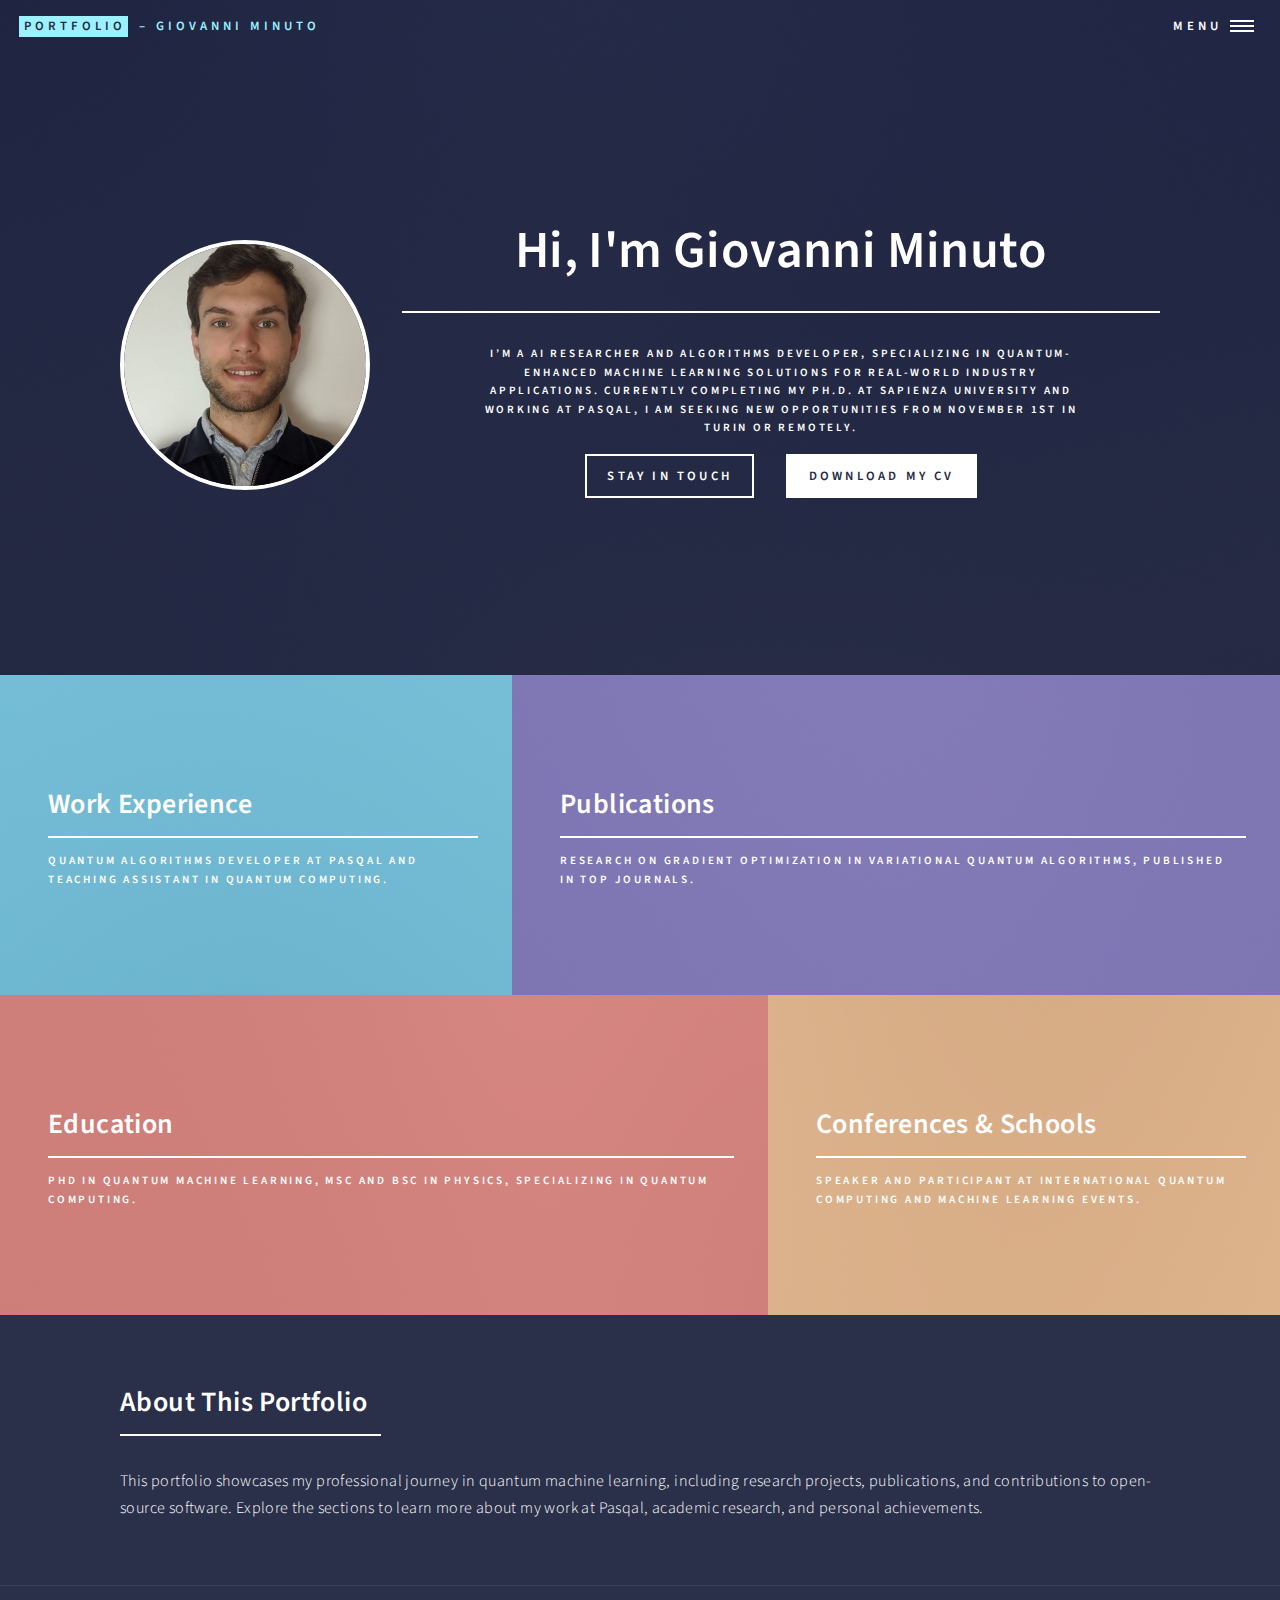
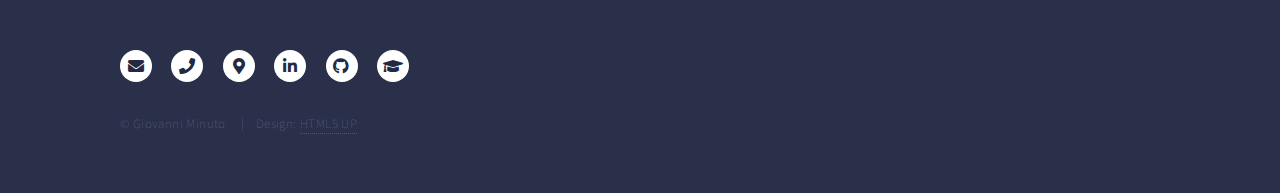
<file: index.html>
<!DOCTYPE HTML>
<!--
	Giovanni Minuto - Portfolio
	html5up.net | @ajlkn
	Free for personal and commercial use under the CCA 3.0 license (html5up.net/license)
-->
<html>
	<head>
		<meta name="google-site-verification" content="QXndJf01u3Zy67H9ziSeN8jELOGyoATsHZuIUGoyKCo" />
		<title>Giovanni Minuto - Portfolio</title>
		<meta charset="utf-8" />
		<meta name="description" content="Personal portfolio of Giovanni Minuto, Quantum AI researcher and algorithm developer specializing in quantum computing, machine learning, and optimization.">
		<meta name="keywords" content="Giovanni Minuto, Quantum AI, Machine Learning, Quantum Computing, Algorithms Developer, AI Researcher, Portfolio">
		<link rel="canonical" href="https://giovanniminuto.github.io/">
		<meta name="viewport" content="width=device-width, initial-scale=1, user-scalable=no" />
		<link rel="stylesheet" href="assets/css/main.css" />
		<noscript><link rel="stylesheet" href="assets/css/noscript.css" /></noscript>
	</head>
	<body class="is-preload">




		<!-- Wrapper -->
		<!-- todo To add: sticker with git hub scholar linkedin ecc -->
		<!-- todo to change the desciption -->
		<!-- todo to change the name of action bottom "view my projects" -->
		<!-- todo to chage the shadow behind the toggles, one is blue the other are greys-->	

		
			<div id="wrapper">

				<!-- Header -->
					<header id="header" class="alt">
						<a href="index.html" class="logo"><strong>Portfolio</strong> – Giovanni Minuto</a>
						<nav>
							<a href="#menu">Menu</a>
						</nav>
					</header>

				<!-- Menu -->
					<nav id="menu">
						<ul class="links">
							<li><a href="index.html">Home</a></li>
							<li><a href="work-experience.html">Work Experience</a></li>
							<li><a href="publications.html">Publications</a></li>
							<li><a href="education.html">Education</a></li>
							<li><a href="conferences.html">Conferences & Schools</a></li>

						</ul>
						<ul class="actions stacked">
							<li><a href="assets/files/Giovanni_Minuto_CV.pdf" class="button primary fit" download>Download My CV</a></li>
							<li><a href="mailto:minutogiovanni@gmail.com" class="button fit">Stay In Touch</a></li>
						</ul>
					</nav>


				<!-- Banner -->
				<section id="banner" class="major">
					<div class="inner profile-banner" style="display: flex; flex-wrap: wrap; align-items: center; justify-content: center; gap: 2rem;">

						<!-- Profile Image -->
						<div class="profile-image" style="flex: 0 0 200px; max-width: 200px;">
							<img src="images/gm_picture.jpg" alt="Giovanni Minuto" style="width: 100%; border-radius: 50%; object-fit: cover;">
						</div>

						<!-- Intro Text -->
						<div class="profile-text" style="flex: 1; min-width: 250px; text-align: center;">
							<header class="major">
								<h1 style="margin-bottom: 0.5rem;">Hi, I'm Giovanni Minuto</h1>
							</header>
							<div class="content" style="max-width: 600px; margin: 0 auto;">
								<p>
									I’m a <strong>AI researcher</strong> and algorithms developer, specializing in quantum-enhanced machine learning solutions for real-world industry applications. 
									Currently completing my Ph.D. at Sapienza University and working at Pasqal, I am seeking new opportunities from November 1st in Turin or remotely.
								</p>
								</div>
								<ul class="actions" style="display: flex; flex-wrap: wrap; gap: 1rem; justify-content: center; margin-top: 1rem;">
									<li>
										<a href="mailto:minutogiovanni@gmail.com" class="button scrolly">Stay in touch</a>
									</li>
									<li>
										<a href="assets/files/Giovanni_Minuto_CV.pdf" class="button primary scrolly" download>
											Download My CV
										</a>
									</li>
								</ul>
							</div>
						</div>

					</div>
				</section>

<style>
/* Banner container: side-by-side on desktop, stacked on mobile */
.profile-banner {
    display: flex;
    align-items: center;
    gap: 2rem;
    flex-wrap: wrap;
}

/* Profile image styling */
.profile-image {
    flex: 1;
    min-width: 250px;
    text-align: center;
}
.profile-image img {
    width: 250px;
    height: 250px;
    object-fit: cover;
    border-radius: 50%;
    border: 4px solid #fff;
}

/* Text section styling */
.profile-text {
    flex: 2;
    min-width: 280px;
}

/* Make buttons full width on small screens */
@media (max-width: 768px) {
    .actions .button {
        width: 100%;
        text-align: center;
    }
}
</style>
<!-- Main -->
<div id="main">

    <!-- One -->
    <section id="one" class="tiles">
        
        <!-- Work Experience -->
        <article>
            <span class="image">
                <img src="images/pic01.jpg" alt="Work Experience" />
            </span>
            <header class="major">
                <h3><a href="work-experience.html" class="link">Work Experience</a></h3>
                <p>Quantum Algorithms Developer at Pasqal and Teaching Assistant in Quantum Computing.</p>
            </header>
        </article>

        <!-- Publications -->
        <article>
            <span class="image">
                <img src="images/pic02.jpg" alt="Publications" />
            </span>
            <header class="major">
                <h3><a href="publications.html" class="link">Publications</a></h3>
                <p>Research on gradient optimization in variational quantum algorithms, published in top journals.</p>
            </header>
        </article>

        <!-- Education -->
        <article>
            <span class="image">
                <img src="images/pic07.jpg" alt="Education" />
            </span>
            <header class="major">
                <h3><a href="education.html" class="link">Education</a></h3>
                <p>PhD in Quantum Machine Learning, MSc and BSc in Physics, specializing in quantum computing.</p>
            </header>
        </article>

        <!-- Conferences and Schools -->
        <article>
            <span class="image">
                <img src="images/pic04.jpg" alt="Conferences and Schools" />
            </span>
            <header class="major">
                <h3><a href="conferences.html" class="link">Conferences & Schools</a></h3>
                <p>Speaker and participant at international quantum computing and machine learning events.</p>
            </header>
        </article>

    </section>

	<!-- todo: add life logs -->

    <!-- Two -->
		<section id="two">
			<div class="inner">
				<header class="major">
					<h2>About This Portfolio</h2>
				</header>
				<p>
					This portfolio showcases my professional journey in quantum machine learning, including research projects, publications, and contributions to open-source software.  
					Explore the sections to learn more about my work at Pasqal, academic research, and personal achievements.
				</p>
			</div>
		</section>


		<!-- Footer -->
		<footer id="footer">
			<div class="inner">
				<ul class="icons">
					<li>
						<a href="mailto:minutogiovanni@gmail.com" class="icon solid alt fa-envelope">
							<span class="label">Email</span>
						</a>
					</li>
					<li>
						<a href="tel:+393735495348" class="icon solid alt fa-phone">
							<span class="label">Phone</span>
						</a>
					</li>
					<li>
						<a href="https://www.google.com/maps/place/National+Museum+of+Cinema/@45.069148,7.6932631,17z"
						class="icon solid alt fa-map-marker-alt" target="_blank" rel="noopener">
							<span class="label">Location</span>
						</a>
					</li>
					<li>
						<a href="https://www.linkedin.com/in/giovanni-minuto-55b23822b/" class="icon brands alt fa-linkedin-in" target="_blank" rel="noopener">
							<span class="label">LinkedIn</span>
						</a>
					</li>
					<li>
						<a href="https://github.com/giovanniminuto" class="icon brands alt fa-github" target="_blank" rel="noopener">
							<span class="label">GitHub</span>
						</a>
					</li>
					<li>
						<a href="https://scholar.google.com/citations?user=OT6vQEMAAAAJ&hl=en" class="icon solid alt fa-graduation-cap" target="_blank" rel="noopener">
							<span class="label">Google Scholar</span>
						</a>
					</li>
				</ul>
				<ul class="copyright">
					<li>&copy; Giovanni Minuto</li>
					<li>Design: <a href="https://html5up.net" target="_blank" rel="noopener">HTML5 UP</a></li>
				</ul>
			</div>
		</footer>
<!--todo add margin for contact and footer-->

		</div>

		<!-- Scripts -->
			<script src="assets/js/jquery.min.js"></script>
			<script src="assets/js/jquery.scrolly.min.js"></script>
			<script src="assets/js/jquery.scrollex.min.js"></script>
			<script src="assets/js/browser.min.js"></script>
			<script src="assets/js/breakpoints.min.js"></script>
			<script src="assets/js/util.js"></script>
			<script src="assets/js/main.js"></script>

	</body>
</html>
</file>
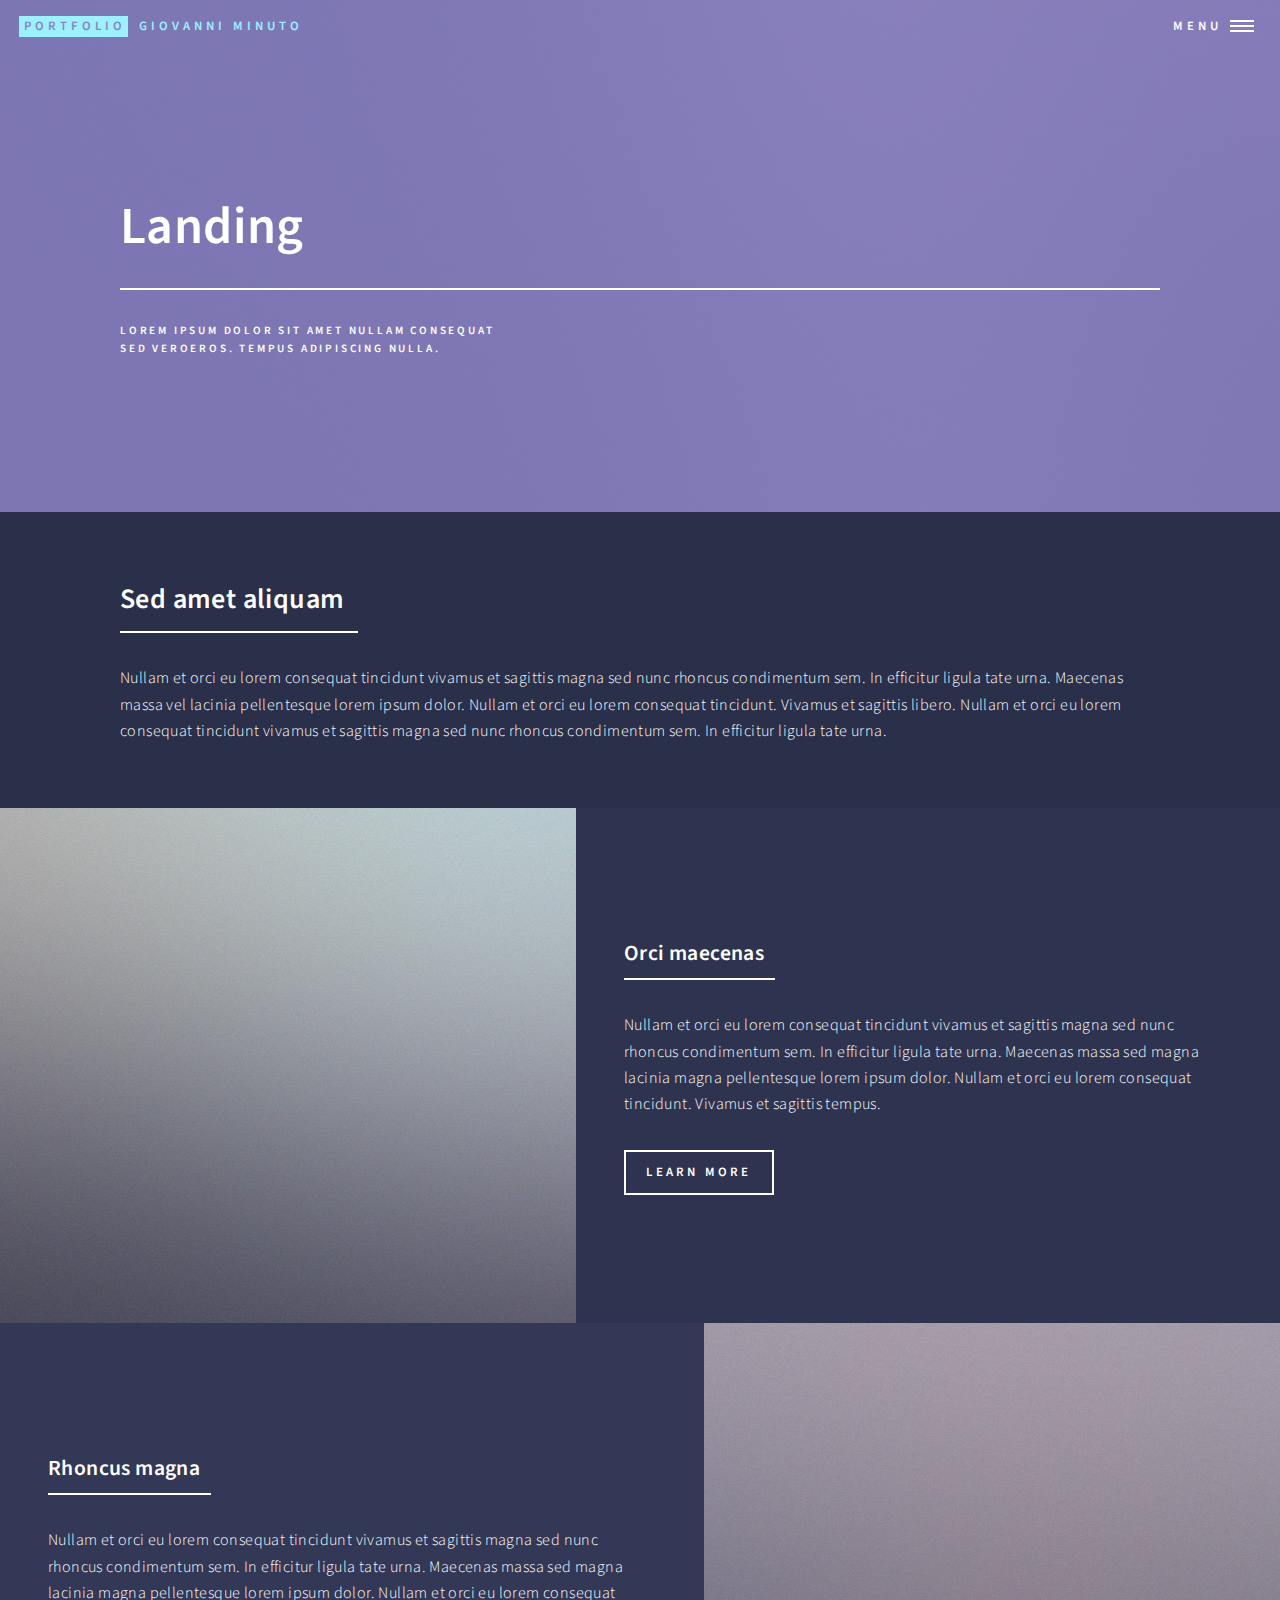
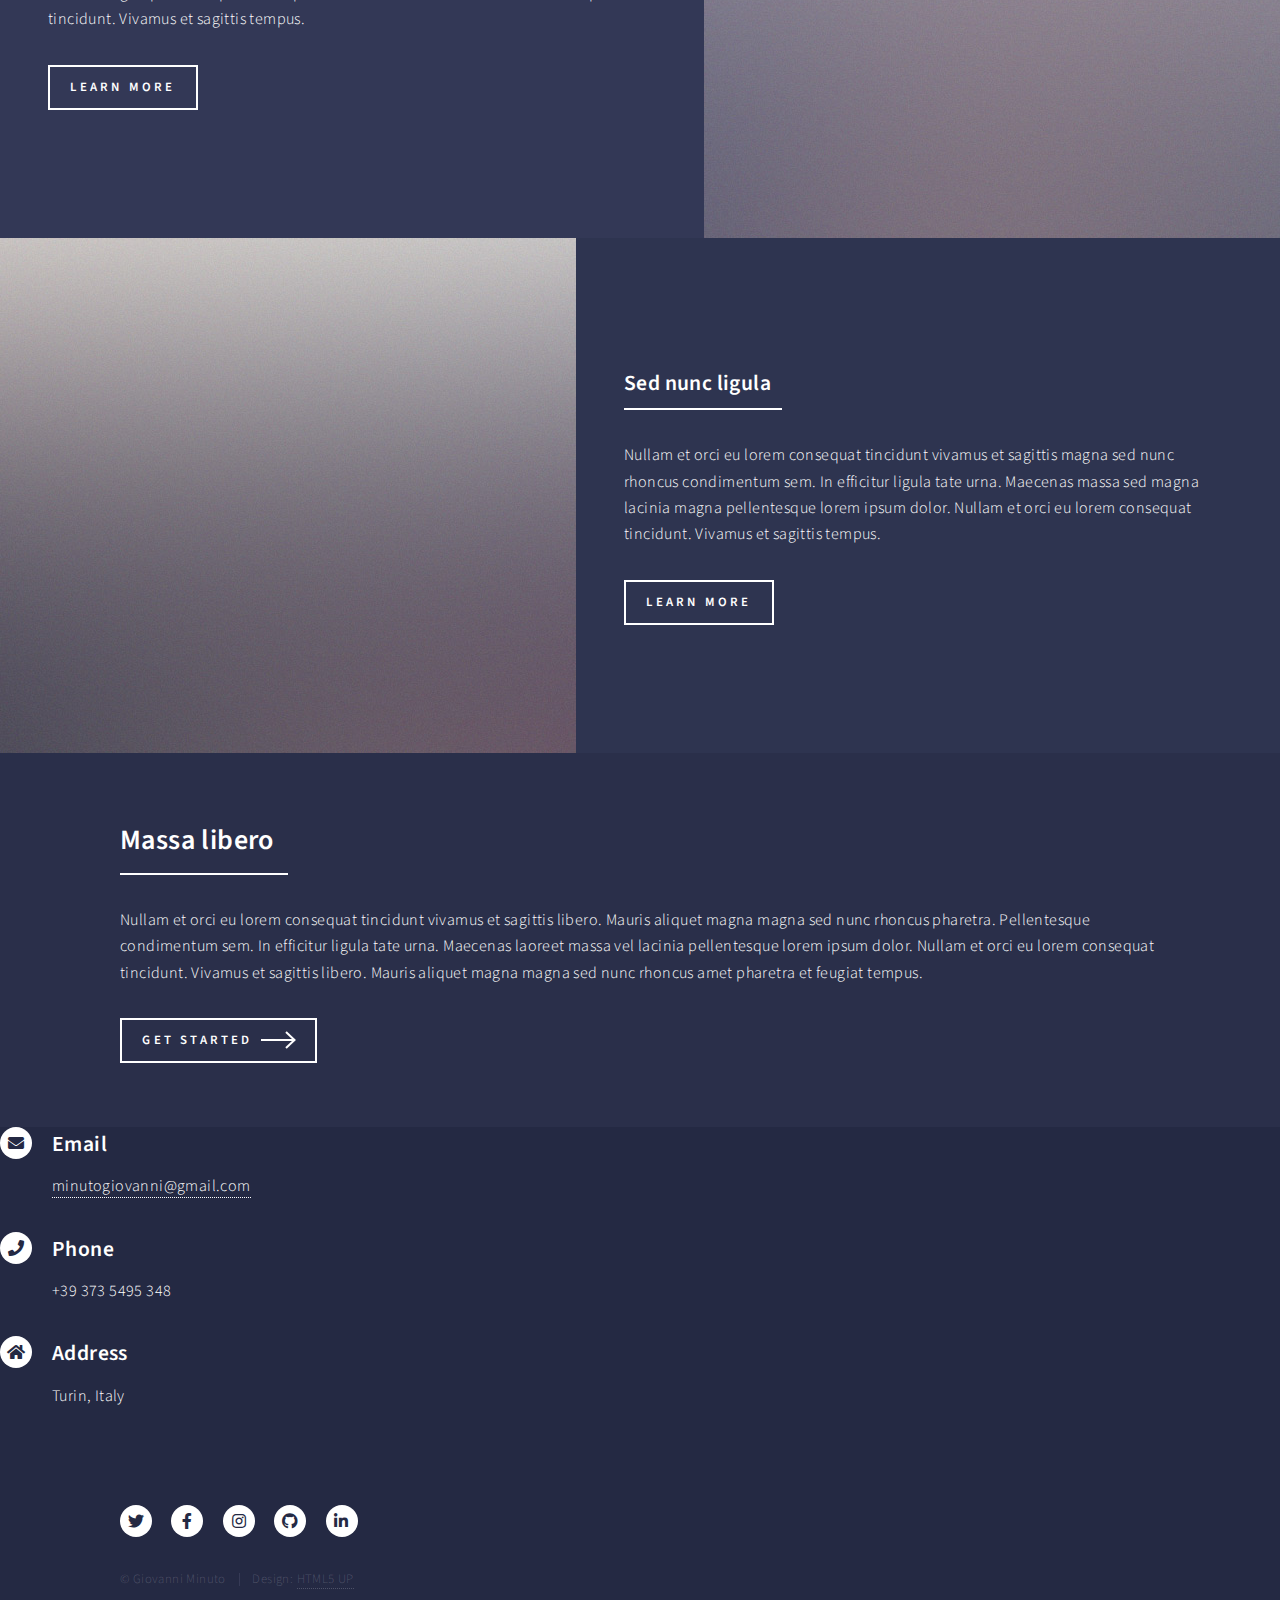
<file: conferences.html>
<!DOCTYPE HTML>
<!--
	Giovanni Minuto – Portfolio
	html5up.net | @ajlkn
	Free for personal and commercial use under the CCA 3.0 license (html5up.net/license)
-->
<html>
	<head>
		<title>Landing - Giovanni Minuto – Portfolio</title>
		<meta name="description" content="Personal portfolio of Giovanni Minuto, Quantum AI researcher and algorithm developer specializing in quantum computing, machine learning, and optimization.">
		<meta name="keywords" content="Giovanni Minuto, Quantum AI, Machine Learning, Quantum Computing, Algorithms Developer, AI Researcher, Portfolio">
		<meta charset="utf-8" />
		<meta name="viewport" content="width=device-width, initial-scale=1, user-scalable=no" />
		<link rel="stylesheet" href="assets/css/main.css" />
		<noscript><link rel="stylesheet" href="assets/css/noscript.css" /></noscript>
	</head>
	<body class="is-preload">

		<!-- Wrapper -->
			<div id="wrapper">

				<!-- Header -->
				<!-- Note: The "styleN" class below should match that of the banner element. -->
					<header id="header" class="alt style2">
						<a href="index.html" class="logo"><strong>Portfolio</strong> <span>Giovanni Minuto</span></a>
						<nav>
							<a href="#menu">Menu</a>
						</nav>
					</header>

				<!-- Menu -->
					<nav id="menu">
						<ul class="links">
							<li><a href="index.html">Home</a></li>
							<li><a href="work-experience.html">Work Experience</a></li>
							<li><a href="publications.html">Publications</a></li>
							<li><a href="education.html">Education</a></li>
							<li><a href="conferences.html">Conferences & Schools</a></li>

						</ul>
						<ul class="actions stacked">
							<li><a href="assets/files/Giovanni_Minuto_CV.pdf" class="button primary fit" download>Download My CV</a></li>
							<li><a href="#" class="button fit">Get In Touch</a></li>
						</ul>
					</nav>

				<!-- Banner -->
				<!-- Note: The "styleN" class below should match that of the header element. -->
					<section id="banner" class="style2">
						<div class="inner">
							<span class="image">
								<img src="images/pic07.jpg" alt="" />
							</span>
							<header class="major">
								<h1>Landing</h1>
							</header>
							<div class="content">
								<p>Lorem ipsum dolor sit amet nullam consequat<br />
								sed veroeros. tempus adipiscing nulla.</p>
							</div>
						</div>
					</section>

				<!-- Main -->
					<div id="main">

						<!-- One -->
							<section id="one">
								<div class="inner">
									<header class="major">
										<h2>Sed amet aliquam</h2>
									</header>
									<p>Nullam et orci eu lorem consequat tincidunt vivamus et sagittis magna sed nunc rhoncus condimentum sem. In efficitur ligula tate urna. Maecenas massa vel lacinia pellentesque lorem ipsum dolor. Nullam et orci eu lorem consequat tincidunt. Vivamus et sagittis libero. Nullam et orci eu lorem consequat tincidunt vivamus et sagittis magna sed nunc rhoncus condimentum sem. In efficitur ligula tate urna.</p>
								</div>
							</section>

						<!-- Two -->
							<section id="two" class="spotlights">
								<section>
									<a href="generic.html" class="image">
										<img src="images/pic08.jpg" alt="" data-position="center center" />
									</a>
									<div class="content">
										<div class="inner">
											<header class="major">
												<h3>Orci maecenas</h3>
											</header>
											<p>Nullam et orci eu lorem consequat tincidunt vivamus et sagittis magna sed nunc rhoncus condimentum sem. In efficitur ligula tate urna. Maecenas massa sed magna lacinia magna pellentesque lorem ipsum dolor. Nullam et orci eu lorem consequat tincidunt. Vivamus et sagittis tempus.</p>
											<ul class="actions">
												<li><a href="generic.html" class="button">Learn more</a></li>
											</ul>
										</div>
									</div>
								</section>
								<section>
									<a href="generic.html" class="image">
										<img src="images/pic09.jpg" alt="" data-position="top center" />
									</a>
									<div class="content">
										<div class="inner">
											<header class="major">
												<h3>Rhoncus magna</h3>
											</header>
											<p>Nullam et orci eu lorem consequat tincidunt vivamus et sagittis magna sed nunc rhoncus condimentum sem. In efficitur ligula tate urna. Maecenas massa sed magna lacinia magna pellentesque lorem ipsum dolor. Nullam et orci eu lorem consequat tincidunt. Vivamus et sagittis tempus.</p>
											<ul class="actions">
												<li><a href="generic.html" class="button">Learn more</a></li>
											</ul>
										</div>
									</div>
								</section>
								<section>
									<a href="generic.html" class="image">
										<img src="images/pic10.jpg" alt="" data-position="25% 25%" />
									</a>
									<div class="content">
										<div class="inner">
											<header class="major">
												<h3>Sed nunc ligula</h3>
											</header>
											<p>Nullam et orci eu lorem consequat tincidunt vivamus et sagittis magna sed nunc rhoncus condimentum sem. In efficitur ligula tate urna. Maecenas massa sed magna lacinia magna pellentesque lorem ipsum dolor. Nullam et orci eu lorem consequat tincidunt. Vivamus et sagittis tempus.</p>
											<ul class="actions">
												<li><a href="generic.html" class="button">Learn more</a></li>
											</ul>
										</div>
									</div>
								</section>
							</section>

						<!-- Three -->
							<section id="three">
								<div class="inner">
									<header class="major">
										<h2>Massa libero</h2>
									</header>
									<p>Nullam et orci eu lorem consequat tincidunt vivamus et sagittis libero. Mauris aliquet magna magna sed nunc rhoncus pharetra. Pellentesque condimentum sem. In efficitur ligula tate urna. Maecenas laoreet massa vel lacinia pellentesque lorem ipsum dolor. Nullam et orci eu lorem consequat tincidunt. Vivamus et sagittis libero. Mauris aliquet magna magna sed nunc rhoncus amet pharetra et feugiat tempus.</p>
									<ul class="actions">
										<li><a href="generic.html" class="button next">Get Started</a></li>
									</ul>
								</div>
							</section>

					</div>

				<!-- Contact -->
					</section>

					<section>
						<div class="contact-method">
							<span class="icon solid alt fa-envelope"></span>
							<h3>Email</h3>
							<a href="mailto:minutogiovanni@gmail.com">minutogiovanni@gmail.com</a>
						</div>
					</section>
					
					<section>
						<div class="contact-method">
							<span class="icon solid alt fa-phone"></span>
							<h3>Phone</h3>
							<span>+39 373 5495 348</span>
						</div>
					</section>
					
					<section>
						<div class="contact-method">
							<span class="icon solid alt fa-home"></span>
							<h3>Address</h3>
							<span>Turin, Italy</span>
						</div>
					</section>	

				<!-- Footer -->
					<footer id="footer">
						<div class="inner">
							<ul class="icons">
								<li><a href="#" class="icon brands alt fa-twitter"><span class="label">Twitter</span></a></li>
								<li><a href="#" class="icon brands alt fa-facebook-f"><span class="label">Facebook</span></a></li>
								<li><a href="#" class="icon brands alt fa-instagram"><span class="label">Instagram</span></a></li>
								<li><a href="#" class="icon brands alt fa-github"><span class="label">GitHub</span></a></li>
								<li><a href="#" class="icon brands alt fa-linkedin-in"><span class="label">LinkedIn</span></a></li>
							</ul>
							<ul class="copyright">
								<li>&copy; Giovanni Minuto</li><li>Design: <a href="https://html5up.net">HTML5 UP</a></li>
							</ul>
						</div>
					</footer>

			</div>

		<!-- Scripts -->
			<script src="assets/js/jquery.min.js"></script>
			<script src="assets/js/jquery.scrolly.min.js"></script>
			<script src="assets/js/jquery.scrollex.min.js"></script>
			<script src="assets/js/browser.min.js"></script>
			<script src="assets/js/breakpoints.min.js"></script>
			<script src="assets/js/util.js"></script>
			<script src="assets/js/main.js"></script>

	</body>
</html>
</file>
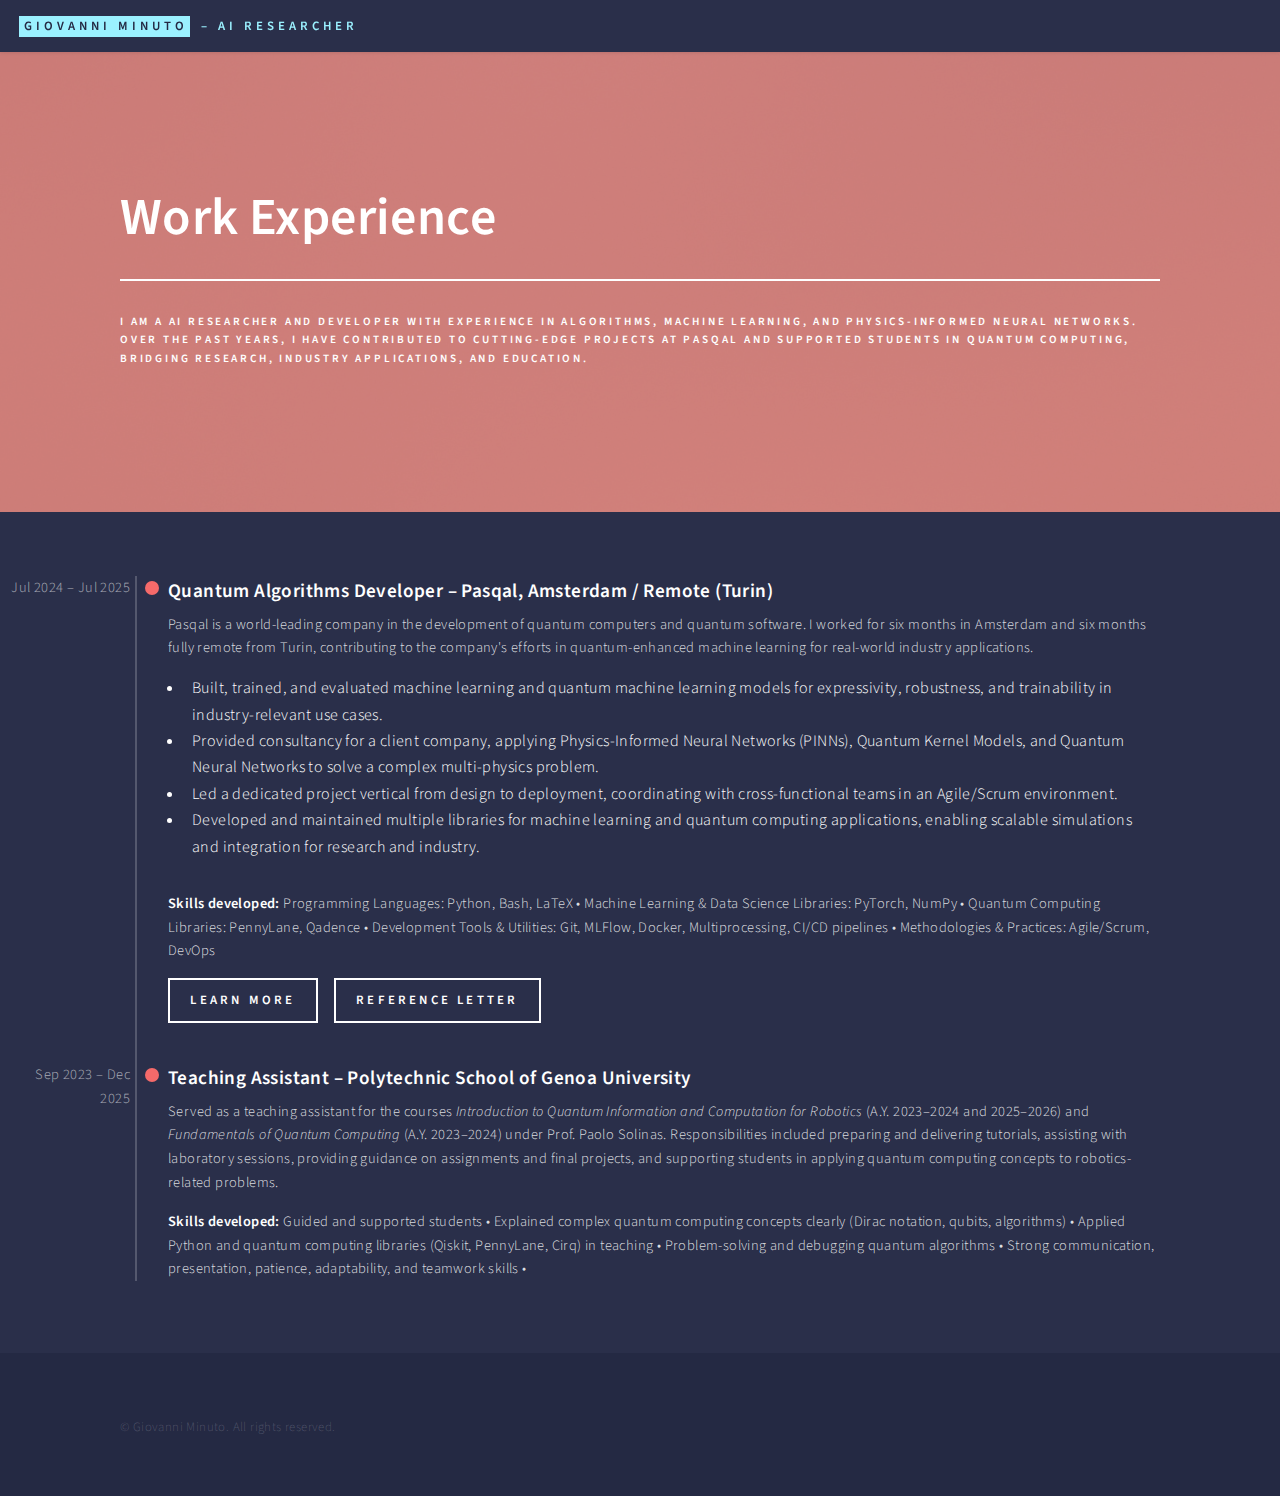
<file: education.html>
<!DOCTYPE HTML>
<!--
	Giovanni Minuto – Portfolio
	html5up.net | @ajlkn
	Free for personal and commercial use under the CCA 3.0 license (html5up.net/license)
-->
<html>
<head>
    <title>Giovanni Minuto – Portfolio</title>
    <meta charset="utf-8" />
    <meta name="viewport" content="width=device-width, initial-scale=1, user-scalable=no" />
    <link rel="stylesheet" href="assets/css/main.css" />
    <noscript><link rel="stylesheet" href="assets/css/noscript.css" /></noscript>
    <style>
        /* Timeline Styles */
        .timeline {
            position: relative;
            list-style: none;
            padding-left: 40px;
            margin: 0;
        }
        .timeline::before {
            content: '';
            position: absolute;
            left: 15px;
            top: 0;
            bottom: 0;
            width: 2px;
            background: rgba(255, 255, 255, 0.2);
        }
        .timeline .event {
            position: relative;
            margin-bottom: 40px;
        }
        .timeline .event::before {
            content: attr(data-date);
            position: absolute;
            left: -150px;
            width: 120px;
            text-align: right;
            font-size: 0.9em;
            color: rgba(255, 255, 255, 0.6);
        }
        .timeline .event::after {
            content: '';
            position: absolute;
            left: -15px;
            top: 5px;
            width: 14px;
            height: 14px;
            background: #f56a6a; /* Accent color */
            border-radius: 50%;
        }
        .timeline h3 {
            margin: 0 0 5px 0;
            font-size: 1.2em;
            color: #fff;
        }
        .timeline p {
			margin: 0 0 15px 0; /* Adds 15px space below the paragraph */
            font-size: 0.9em;
            color: rgba(255, 255, 255, 0.85);
        }
        @media screen and (max-width: 768px) {
            .timeline .event::before {
                position: relative;
                left: 0;
                width: auto;
                text-align: left;
                display: block;
                margin-bottom: 5px;
            }
        }
		
    </style>
</head>
<body class="is-preload">

    <!-- Wrapper -->
    <div id="wrapper">
		<!-- Banner -->
			<section id="banner" class="style3">
				<div class="inner">
		
					<header class="major">
						<h1>Work Experience</h1>
					</header>
					<div class="content">
						<p>I am a AI researcher and developer with experience in algorithms, 
							machine learning, and physics-informed neural networks. Over the past years, I have 
							contributed to cutting-edge projects at Pasqal and supported students in quantum computing, 
							bridging research, industry applications, and education.</p>
					</div>
				</div>
			</section>

        <!-- Main -->
        <div id="main">
            <div class="inner">

                <!-- Header -->
                <header id="header">
                    <a href="index.html" class="logo"><strong>Giovanni Minuto</strong> – AI Researcher</a>
                </header>

                <!-- Work Experience Timeline -->
                <section id="timeline">
                    <div class="inner">
                       

                        <ul class="timeline">
                            <li class="event" data-date="Jul 2024 – Jul 2025">
								<h3>Quantum Algorithms Developer – Pasqal, Amsterdam / Remote (Turin)</h3>
								<p>
									Pasqal is a world-leading company in the development of quantum computers and quantum software.  
									I worked for six months in Amsterdam and six months fully remote from Turin, contributing to the company's efforts in quantum-enhanced machine learning for real-world industry applications.
								</p>
								<ul>
									<li>Built, trained, and evaluated machine learning and quantum machine learning models for expressivity, robustness, and trainability in industry-relevant use cases.</li>
									<li>Provided consultancy for a client company, applying Physics-Informed Neural Networks (PINNs), Quantum Kernel Models, and Quantum Neural Networks to solve a complex multi-physics problem.</li>
									<li>Led a dedicated project vertical from design to deployment, coordinating with cross-functional teams in an Agile/Scrum environment.</li>
									<li>Developed and maintained multiple libraries for machine learning and quantum computing applications, enabling scalable simulations and integration for research and industry.</li>
								</ul>
								<p>
									<strong>Skills developed:</strong>  
									Programming Languages: Python, Bash, LaTeX •  
									Machine Learning & Data Science Libraries: PyTorch, NumPy •  
									Quantum Computing Libraries: PennyLane, Qadence •  
									Development Tools & Utilities: Git, MLFlow, Docker, Multiprocessing, CI/CD pipelines •  
									Methodologies & Practices: Agile/Scrum, DevOps
								</p>
								
								<ul class="actions">
									<li><a href="https://iopscience.iop.org/article/10.1088/1751-8121/adcf62" class="button scrolly">Learn more</a></li>
									<li><a href="assets/files/articles_pdf/minuto_2025_a_anovel_approach.pdf" class="button scrolly" download>Reference Letter</a></li>
									
								</ul>


							</li>


							<li class="event" data-date="Sep 2023 – Dec 2025">
								<h3>Teaching Assistant – Polytechnic School of Genoa University</h3>
								<p>Served as a teaching assistant for the courses <em>Introduction to Quantum Information and Computation for Robotics</em> (A.Y. 2023–2024 and 2025–2026) and <em>Fundamentals of Quantum Computing</em> (A.Y. 2023–2024) under Prof. Paolo Solinas. Responsibilities included preparing and delivering tutorials, assisting with laboratory sessions, providing guidance on assignments and final projects, and supporting students in applying quantum computing concepts to robotics-related problems.</p>
								<p>
									<strong>Skills developed:</strong>  
									
									Guided and supported students • 
									Explained complex quantum computing concepts clearly (Dirac notation, qubits, algorithms) • 
									Applied Python and quantum computing libraries (Qiskit, PennyLane, Cirq) in teaching • 
									Problem-solving and debugging quantum algorithms • 
									Strong communication, presentation, patience, adaptability, and teamwork skills • 
								</p>
							</li>

                            
                        </ul>
                    </div>
                </section>

            </div>
        </div>

        <!-- Footer -->
        <footer id="footer">
            <div class="inner">
                <ul class="copyright">
                    <li>&copy; Giovanni Minuto. All rights reserved.</li>
                </ul>
            </div>
        </footer>

    </div>

    <!-- Scripts -->
    <script src="assets/js/jquery.min.js"></script>
    <script src="assets/js/browser.min.js"></script>
    <script src="assets/js/breakpoints.min.js"></script>
    <script src="assets/js/util.js"></script>
    <script src="assets/js/main.js"></script>

</body>
</html>
</file>
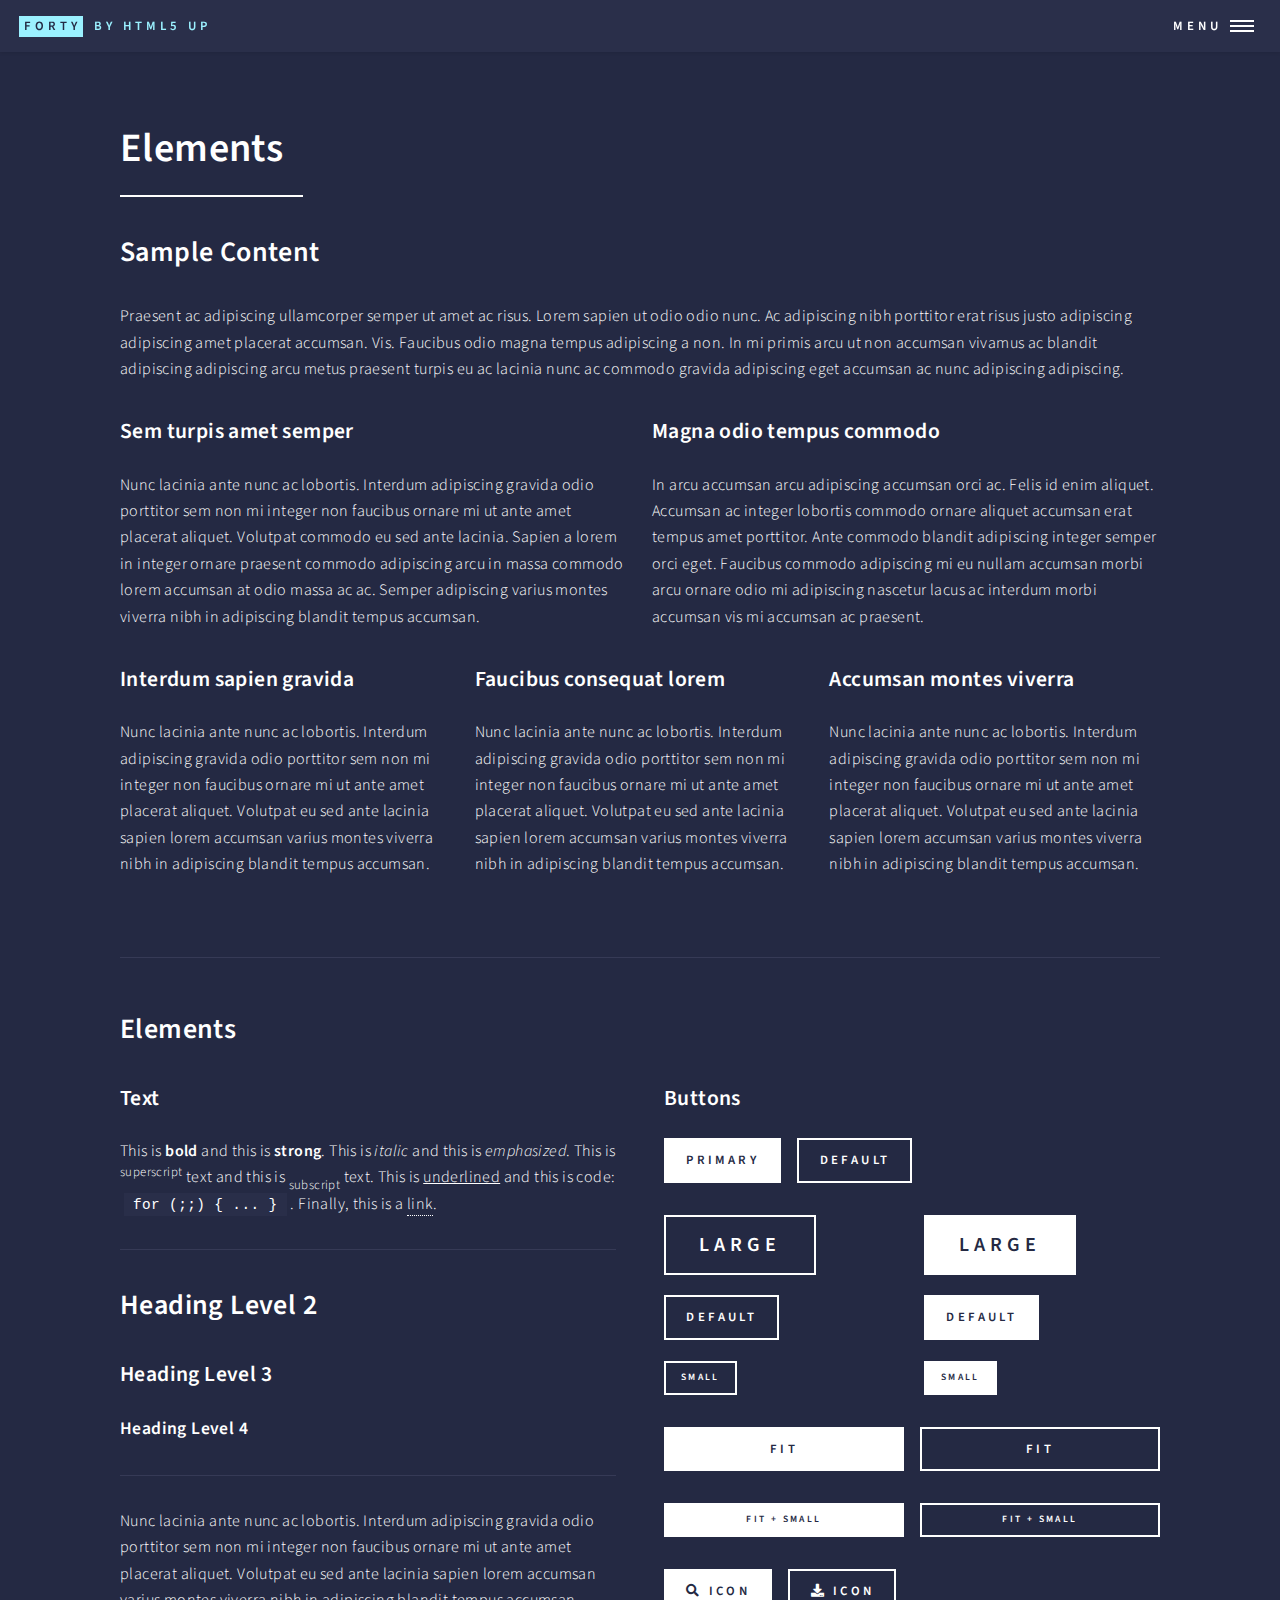
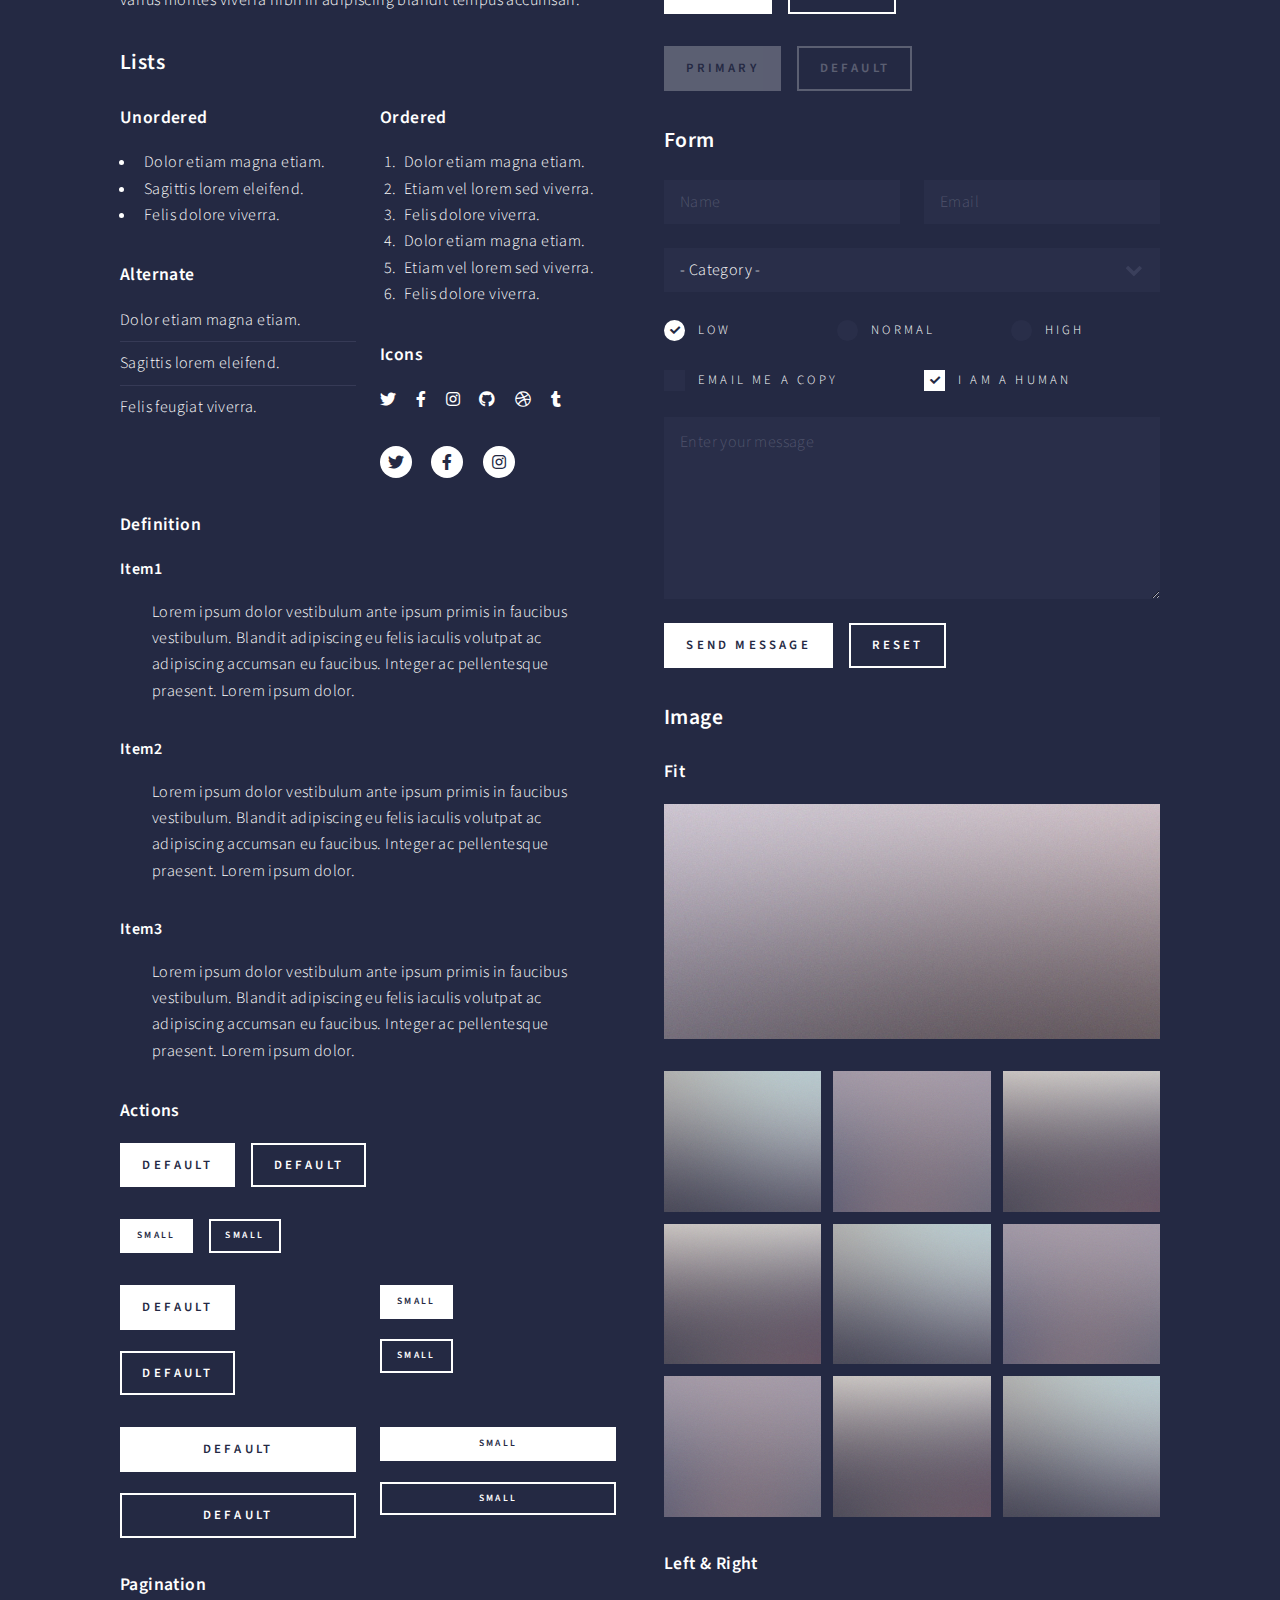
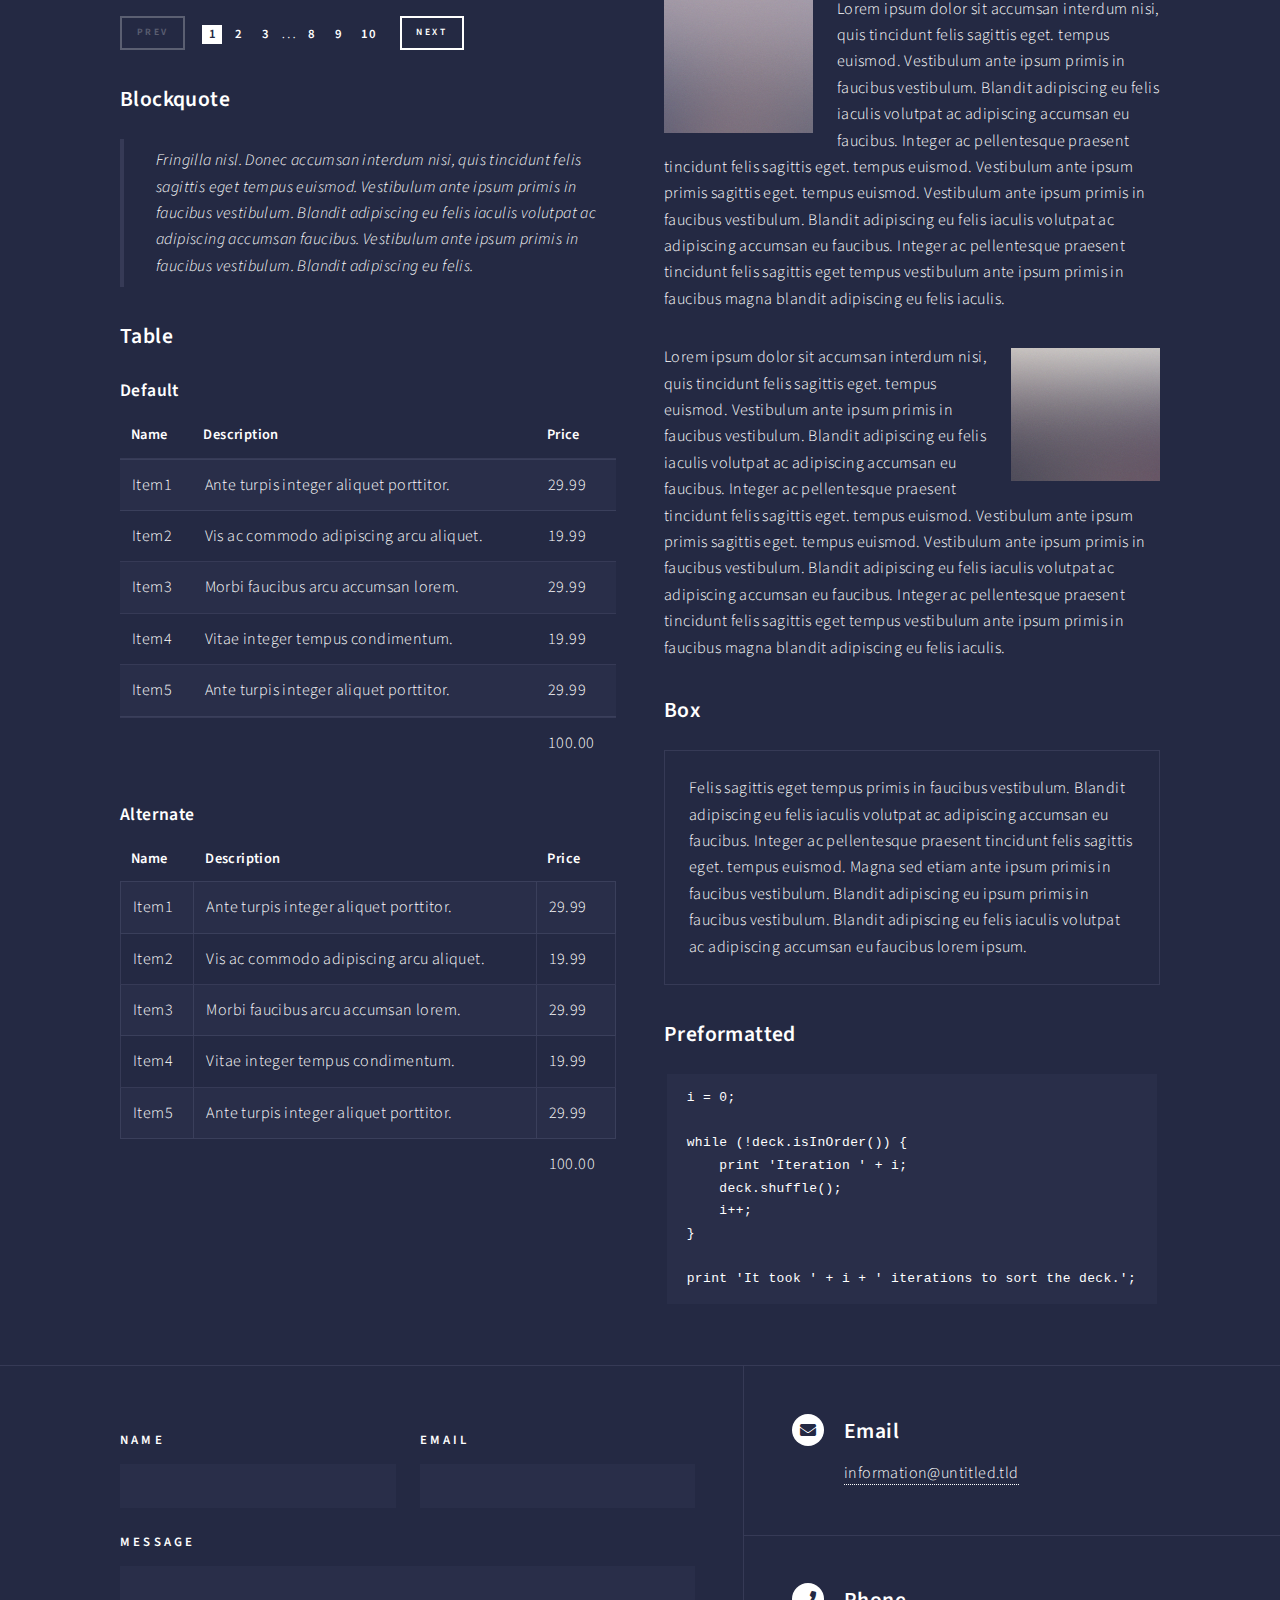
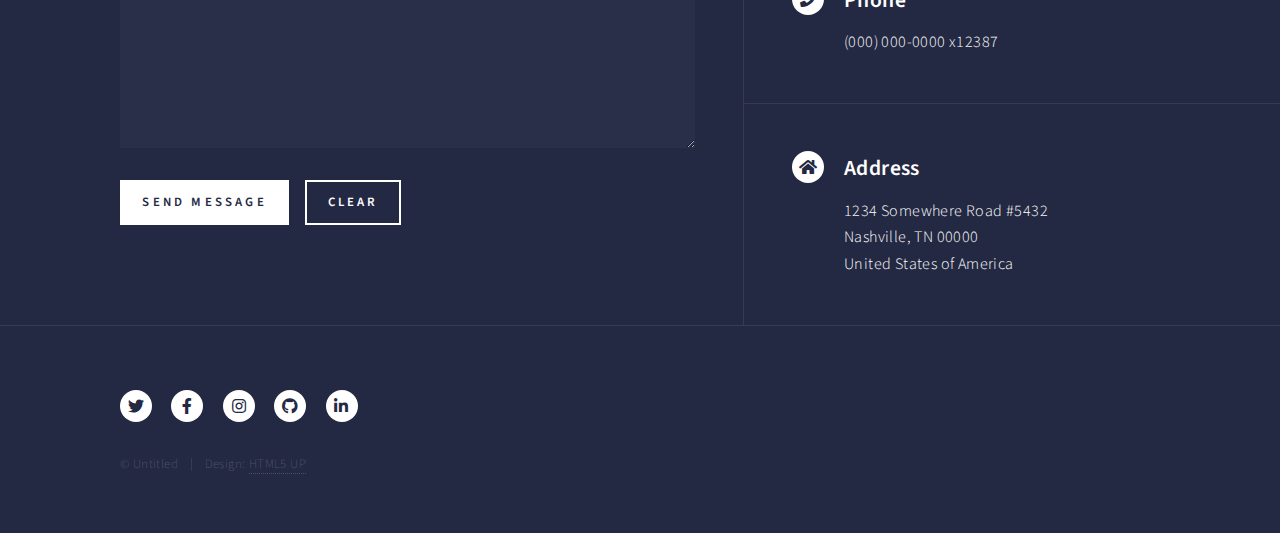
<file: elements.html>
<!DOCTYPE HTML>
<!--
	Forty by HTML5 UP
	html5up.net | @ajlkn
	Free for personal and commercial use under the CCA 3.0 license (html5up.net/license)
-->
<html>
	<head>
		<title>Elements - Forty by HTML5 UP</title>
		<meta charset="utf-8" />
		<meta name="viewport" content="width=device-width, initial-scale=1, user-scalable=no" />
		<link rel="stylesheet" href="assets/css/main.css" />
		<noscript><link rel="stylesheet" href="assets/css/noscript.css" /></noscript>
	</head>
	<body class="is-preload">

		<!-- Wrapper -->
			<div id="wrapper">

				<!-- Header -->
					<header id="header">
						<a href="index.html" class="logo"><strong>Forty</strong> <span>by HTML5 UP</span></a>
						<nav>
							<a href="#menu">Menu</a>
						</nav>
					</header>

				<!-- Menu -->
					<nav id="menu">
						<ul class="links">
							<li><a href="index.html">Home</a></li>
							<li><a href="landing.html">Landing</a></li>
							<li><a href="generic.html">Generic</a></li>
							<li><a href="elements.html">Elements</a></li>
						</ul>
						<ul class="actions stacked">
							<li><a href="#" class="button primary fit">Get Started</a></li>
							<li><a href="#" class="button fit">Log In</a></li>
						</ul>
					</nav>

				<!-- Main -->
					<div id="main" class="alt">

						<!-- One -->
							<section id="one">
								<div class="inner">
									<header class="major">
										<h1>Elements</h1>
									</header>

									<!-- Content -->
										<h2 id="content">Sample Content</h2>
										<p>Praesent ac adipiscing ullamcorper semper ut amet ac risus. Lorem sapien ut odio odio nunc. Ac adipiscing nibh porttitor erat risus justo adipiscing adipiscing amet placerat accumsan. Vis. Faucibus odio magna tempus adipiscing a non. In mi primis arcu ut non accumsan vivamus ac blandit adipiscing adipiscing arcu metus praesent turpis eu ac lacinia nunc ac commodo gravida adipiscing eget accumsan ac nunc adipiscing adipiscing.</p>
										<div class="row">
											<div class="col-6 col-12-small">
												<h3>Sem turpis amet semper</h3>
												<p>Nunc lacinia ante nunc ac lobortis. Interdum adipiscing gravida odio porttitor sem non mi integer non faucibus ornare mi ut ante amet placerat aliquet. Volutpat commodo eu sed ante lacinia. Sapien a lorem in integer ornare praesent commodo adipiscing arcu in massa commodo lorem accumsan at odio massa ac ac. Semper adipiscing varius montes viverra nibh in adipiscing blandit tempus accumsan.</p>
											</div>
											<div class="col-6 col-12-small">
												<h3>Magna odio tempus commodo</h3>
												<p>In arcu accumsan arcu adipiscing accumsan orci ac. Felis id enim aliquet. Accumsan ac integer lobortis commodo ornare aliquet accumsan erat tempus amet porttitor. Ante commodo blandit adipiscing integer semper orci eget. Faucibus commodo adipiscing mi eu nullam accumsan morbi arcu ornare odio mi adipiscing nascetur lacus ac interdum morbi accumsan vis mi accumsan ac praesent.</p>
											</div>
											<!-- Break -->
											<div class="col-4 col-12-medium">
												<h3>Interdum sapien gravida</h3>
												<p>Nunc lacinia ante nunc ac lobortis. Interdum adipiscing gravida odio porttitor sem non mi integer non faucibus ornare mi ut ante amet placerat aliquet. Volutpat eu sed ante lacinia sapien lorem accumsan varius montes viverra nibh in adipiscing blandit tempus accumsan.</p>
											</div>
											<div class="col-4 col-12-medium">
												<h3>Faucibus consequat lorem</h3>
												<p>Nunc lacinia ante nunc ac lobortis. Interdum adipiscing gravida odio porttitor sem non mi integer non faucibus ornare mi ut ante amet placerat aliquet. Volutpat eu sed ante lacinia sapien lorem accumsan varius montes viverra nibh in adipiscing blandit tempus accumsan.</p>
											</div>
											<div class="col-4 col-12-medium">
												<h3>Accumsan montes viverra</h3>
												<p>Nunc lacinia ante nunc ac lobortis. Interdum adipiscing gravida odio porttitor sem non mi integer non faucibus ornare mi ut ante amet placerat aliquet. Volutpat eu sed ante lacinia sapien lorem accumsan varius montes viverra nibh in adipiscing blandit tempus accumsan.</p>
											</div>
										</div>

									<hr class="major" />

									<!-- Elements -->
										<h2 id="elements">Elements</h2>
										<div class="row gtr-200">
											<div class="col-6 col-12-medium">

												<!-- Text stuff -->
													<h3>Text</h3>
													<p>This is <b>bold</b> and this is <strong>strong</strong>. This is <i>italic</i> and this is <em>emphasized</em>.
													This is <sup>superscript</sup> text and this is <sub>subscript</sub> text.
													This is <u>underlined</u> and this is code: <code>for (;;) { ... }</code>.
													Finally, this is a <a href="#">link</a>.</p>
													<hr />
													<h2>Heading Level 2</h2>
													<h3>Heading Level 3</h3>
													<h4>Heading Level 4</h4>
													<hr />
													<p>Nunc lacinia ante nunc ac lobortis. Interdum adipiscing gravida odio porttitor sem non mi integer non faucibus ornare mi ut ante amet placerat aliquet. Volutpat eu sed ante lacinia sapien lorem accumsan varius montes viverra nibh in adipiscing blandit tempus accumsan.</p>

												<!-- Lists -->
													<h3>Lists</h3>
													<div class="row">
														<div class="col-6 col-12-small">

															<h4>Unordered</h4>
															<ul>
																<li>Dolor etiam magna etiam.</li>
																<li>Sagittis lorem eleifend.</li>
																<li>Felis dolore viverra.</li>
															</ul>

															<h4>Alternate</h4>
															<ul class="alt">
																<li>Dolor etiam magna etiam.</li>
																<li>Sagittis lorem eleifend.</li>
																<li>Felis feugiat viverra.</li>
															</ul>

														</div>
														<div class="col-6 col-12-small">

															<h4>Ordered</h4>
															<ol>
																<li>Dolor etiam magna etiam.</li>
																<li>Etiam vel lorem sed viverra.</li>
																<li>Felis dolore viverra.</li>
																<li>Dolor etiam magna etiam.</li>
																<li>Etiam vel lorem sed viverra.</li>
																<li>Felis dolore viverra.</li>
															</ol>

															<h4>Icons</h4>
															<ul class="icons">
																<li><a href="#" class="icon brands fa-twitter"><span class="label">Twitter</span></a></li>
																<li><a href="#" class="icon brands fa-facebook-f"><span class="label">Facebook</span></a></li>
																<li><a href="#" class="icon brands fa-instagram"><span class="label">Instagram</span></a></li>
																<li><a href="#" class="icon brands fa-github"><span class="label">Github</span></a></li>
																<li><a href="#" class="icon brands fa-dribbble"><span class="label">Dribbble</span></a></li>
																<li><a href="#" class="icon brands fa-tumblr"><span class="label">Tumblr</span></a></li>
															</ul>
															<ul class="icons">
																<li><a href="#" class="icon brands alt fa-twitter"><span class="label">Twitter</span></a></li>
																<li><a href="#" class="icon brands alt fa-facebook-f"><span class="label">Facebook</span></a></li>
																<li><a href="#" class="icon brands alt fa-instagram"><span class="label">Instagram</span></a></li>
															</ul>

														</div>
													</div>
													<h4>Definition</h4>
													<dl>
														<dt>Item1</dt>
														<dd>
															<p>Lorem ipsum dolor vestibulum ante ipsum primis in faucibus vestibulum. Blandit adipiscing eu felis iaculis volutpat ac adipiscing accumsan eu faucibus. Integer ac pellentesque praesent. Lorem ipsum dolor.</p>
														</dd>
														<dt>Item2</dt>
														<dd>
															<p>Lorem ipsum dolor vestibulum ante ipsum primis in faucibus vestibulum. Blandit adipiscing eu felis iaculis volutpat ac adipiscing accumsan eu faucibus. Integer ac pellentesque praesent. Lorem ipsum dolor.</p>
														</dd>
														<dt>Item3</dt>
														<dd>
															<p>Lorem ipsum dolor vestibulum ante ipsum primis in faucibus vestibulum. Blandit adipiscing eu felis iaculis volutpat ac adipiscing accumsan eu faucibus. Integer ac pellentesque praesent. Lorem ipsum dolor.</p>
														</dd>
													</dl>

													<h4>Actions</h4>
													<ul class="actions">
														<li><a href="#" class="button primary">Default</a></li>
														<li><a href="#" class="button">Default</a></li>
													</ul>
													<ul class="actions small">
														<li><a href="#" class="button primary small">Small</a></li>
														<li><a href="#" class="button small">Small</a></li>
													</ul>
													<div class="row">
														<div class="col-6 col-12-small">
															<ul class="actions stacked">
																<li><a href="#" class="button primary">Default</a></li>
																<li><a href="#" class="button">Default</a></li>
															</ul>
														</div>
														<div class="col-6 col-12-small">
															<ul class="actions stacked">
																<li><a href="#" class="button primary small">Small</a></li>
																<li><a href="#" class="button small">Small</a></li>
															</ul>
														</div>
														<div class="col-6 col-12-small">
															<ul class="actions stacked">
																<li><a href="#" class="button primary fit">Default</a></li>
																<li><a href="#" class="button fit">Default</a></li>
															</ul>
														</div>
														<div class="col-6 col-12-small">
															<ul class="actions stacked">
																<li><a href="#" class="button primary small fit">Small</a></li>
																<li><a href="#" class="button small fit">Small</a></li>
															</ul>
														</div>
													</div>

													<h4>Pagination</h4>
													<ul class="pagination">
														<li><span class="button small disabled">Prev</span></li>
														<li><a href="#" class="page active">1</a></li>
														<li><a href="#" class="page">2</a></li>
														<li><a href="#" class="page">3</a></li>
														<li><span>&hellip;</span></li>
														<li><a href="#" class="page">8</a></li>
														<li><a href="#" class="page">9</a></li>
														<li><a href="#" class="page">10</a></li>
														<li><a href="#" class="button small">Next</a></li>
													</ul>

												<!-- Blockquote -->
													<h3>Blockquote</h3>
													<blockquote>Fringilla nisl. Donec accumsan interdum nisi, quis tincidunt felis sagittis eget tempus euismod. Vestibulum ante ipsum primis in faucibus vestibulum. Blandit adipiscing eu felis iaculis volutpat ac adipiscing accumsan faucibus. Vestibulum ante ipsum primis in faucibus vestibulum. Blandit adipiscing eu felis.</blockquote>

												<!-- Table -->
													<h3>Table</h3>

													<h4>Default</h4>
													<div class="table-wrapper">
														<table>
															<thead>
																<tr>
																	<th>Name</th>
																	<th>Description</th>
																	<th>Price</th>
																</tr>
															</thead>
															<tbody>
																<tr>
																	<td>Item1</td>
																	<td>Ante turpis integer aliquet porttitor.</td>
																	<td>29.99</td>
																</tr>
																<tr>
																	<td>Item2</td>
																	<td>Vis ac commodo adipiscing arcu aliquet.</td>
																	<td>19.99</td>
																</tr>
																<tr>
																	<td>Item3</td>
																	<td> Morbi faucibus arcu accumsan lorem.</td>
																	<td>29.99</td>
																</tr>
																<tr>
																	<td>Item4</td>
																	<td>Vitae integer tempus condimentum.</td>
																	<td>19.99</td>
																</tr>
																<tr>
																	<td>Item5</td>
																	<td>Ante turpis integer aliquet porttitor.</td>
																	<td>29.99</td>
																</tr>
															</tbody>
															<tfoot>
																<tr>
																	<td colspan="2"></td>
																	<td>100.00</td>
																</tr>
															</tfoot>
														</table>
													</div>

													<h4>Alternate</h4>
													<div class="table-wrapper">
														<table class="alt">
															<thead>
																<tr>
																	<th>Name</th>
																	<th>Description</th>
																	<th>Price</th>
																</tr>
															</thead>
															<tbody>
																<tr>
																	<td>Item1</td>
																	<td>Ante turpis integer aliquet porttitor.</td>
																	<td>29.99</td>
																</tr>
																<tr>
																	<td>Item2</td>
																	<td>Vis ac commodo adipiscing arcu aliquet.</td>
																	<td>19.99</td>
																</tr>
																<tr>
																	<td>Item3</td>
																	<td> Morbi faucibus arcu accumsan lorem.</td>
																	<td>29.99</td>
																</tr>
																<tr>
																	<td>Item4</td>
																	<td>Vitae integer tempus condimentum.</td>
																	<td>19.99</td>
																</tr>
																<tr>
																	<td>Item5</td>
																	<td>Ante turpis integer aliquet porttitor.</td>
																	<td>29.99</td>
																</tr>
															</tbody>
															<tfoot>
																<tr>
																	<td colspan="2"></td>
																	<td>100.00</td>
																</tr>
															</tfoot>
														</table>
													</div>

											</div>
											<div class="col-6 col-12-medium">

												<!-- Buttons -->
													<h3>Buttons</h3>
													<ul class="actions">
														<li><a href="#" class="button primary">Primary</a></li>
														<li><a href="#" class="button">Default</a></li>
													</ul>
													<div class="row">
														<div class="col-6 col-12-xsmall">
															<ul class="actions stacked">
																<li><a href="#" class="button large">Large</a></li>
																<li><a href="#" class="button">Default</a></li>
																<li><a href="#" class="button small">Small</a></li>
															</ul>
														</div>
														<div class="col-6 col-12-xsmall">
															<ul class="actions stacked">
																<li><a href="#" class="button primary large">Large</a></li>
																<li><a href="#" class="button primary">Default</a></li>
																<li><a href="#" class="button primary small">Small</a></li>
															</ul>
														</div>
													</div>
													<ul class="actions fit">
														<li><a href="#" class="button primary fit">Fit</a></li>
														<li><a href="#" class="button fit">Fit</a></li>
													</ul>
													<ul class="actions fit small">
														<li><a href="#" class="button primary fit small">Fit + Small</a></li>
														<li><a href="#" class="button fit small">Fit + Small</a></li>
													</ul>
													<ul class="actions">
														<li><a href="#" class="button primary icon solid fa-search">Icon</a></li>
														<li><a href="#" class="button icon solid fa-download">Icon</a></li>
													</ul>
													<ul class="actions">
														<li><span class="button primary disabled">Primary</span></li>
														<li><span class="button disabled">Default</span></li>
													</ul>

												<!-- Form -->
													<h3>Form</h3>

													<form method="post" action="#">
														<div class="row gtr-uniform">
															<div class="col-6 col-12-xsmall">
																<input type="text" name="demo-name" id="demo-name" value="" placeholder="Name" />
															</div>
															<div class="col-6 col-12-xsmall">
																<input type="email" name="demo-email" id="demo-email" value="" placeholder="Email" />
															</div>
															<!-- Break -->
															<div class="col-12">
																<select name="demo-category" id="demo-category">
																	<option value="">- Category -</option>
																	<option value="1">Manufacturing</option>
																	<option value="1">Shipping</option>
																	<option value="1">Administration</option>
																	<option value="1">Human Resources</option>
																</select>
															</div>
															<!-- Break -->
															<div class="col-4 col-12-small">
																<input type="radio" id="demo-priority-low" name="demo-priority" checked>
																<label for="demo-priority-low">Low</label>
															</div>
															<div class="col-4 col-12-small">
																<input type="radio" id="demo-priority-normal" name="demo-priority">
																<label for="demo-priority-normal">Normal</label>
															</div>
															<div class="col-4 col-12-small">
																<input type="radio" id="demo-priority-high" name="demo-priority">
																<label for="demo-priority-high">High</label>
															</div>
															<!-- Break -->
															<div class="col-6 col-12-small">
																<input type="checkbox" id="demo-copy" name="demo-copy">
																<label for="demo-copy">Email me a copy</label>
															</div>
															<div class="col-6 col-12-small">
																<input type="checkbox" id="demo-human" name="demo-human" checked>
																<label for="demo-human">I am a human</label>
															</div>
															<!-- Break -->
															<div class="col-12">
																<textarea name="demo-message" id="demo-message" placeholder="Enter your message" rows="6"></textarea>
															</div>
															<!-- Break -->
															<div class="col-12">
																<ul class="actions">
																	<li><input type="submit" value="Send Message" class="primary" /></li>
																	<li><input type="reset" value="Reset" /></li>
																</ul>
															</div>
														</div>
													</form>

												<!-- Image -->
													<h3>Image</h3>

													<h4>Fit</h4>
													<span class="image fit"><img src="images/pic03.jpg" alt="" /></span>
													<div class="box alt">
														<div class="row gtr-50 gtr-uniform">
															<div class="col-4"><span class="image fit"><img src="images/pic08.jpg" alt="" /></span></div>
															<div class="col-4"><span class="image fit"><img src="images/pic09.jpg" alt="" /></span></div>
															<div class="col-4"><span class="image fit"><img src="images/pic10.jpg" alt="" /></span></div>
															<!-- Break -->
															<div class="col-4"><span class="image fit"><img src="images/pic10.jpg" alt="" /></span></div>
															<div class="col-4"><span class="image fit"><img src="images/pic08.jpg" alt="" /></span></div>
															<div class="col-4"><span class="image fit"><img src="images/pic09.jpg" alt="" /></span></div>
															<!-- Break -->
															<div class="col-4"><span class="image fit"><img src="images/pic09.jpg" alt="" /></span></div>
															<div class="col-4"><span class="image fit"><img src="images/pic10.jpg" alt="" /></span></div>
															<div class="col-4"><span class="image fit"><img src="images/pic08.jpg" alt="" /></span></div>
														</div>
													</div>

													<h4>Left &amp; Right</h4>
													<p><span class="image left"><img src="images/pic09.jpg" alt="" /></span>Lorem ipsum dolor sit accumsan interdum nisi, quis tincidunt felis sagittis eget. tempus euismod. Vestibulum ante ipsum primis in faucibus vestibulum. Blandit adipiscing eu felis iaculis volutpat ac adipiscing accumsan eu faucibus. Integer ac pellentesque praesent tincidunt felis sagittis eget. tempus euismod. Vestibulum ante ipsum primis sagittis eget. tempus euismod. Vestibulum ante ipsum primis in faucibus vestibulum. Blandit adipiscing eu felis iaculis volutpat ac adipiscing accumsan eu faucibus. Integer ac pellentesque praesent tincidunt felis sagittis eget tempus vestibulum ante ipsum primis in faucibus magna blandit adipiscing eu felis iaculis.</p>
													<p><span class="image right"><img src="images/pic10.jpg" alt="" /></span>Lorem ipsum dolor sit accumsan interdum nisi, quis tincidunt felis sagittis eget. tempus euismod. Vestibulum ante ipsum primis in faucibus vestibulum. Blandit adipiscing eu felis iaculis volutpat ac adipiscing accumsan eu faucibus. Integer ac pellentesque praesent tincidunt felis sagittis eget. tempus euismod. Vestibulum ante ipsum primis sagittis eget. tempus euismod. Vestibulum ante ipsum primis in faucibus vestibulum. Blandit adipiscing eu felis iaculis volutpat ac adipiscing accumsan eu faucibus. Integer ac pellentesque praesent tincidunt felis sagittis eget tempus vestibulum ante ipsum primis in faucibus magna blandit adipiscing eu felis iaculis.</p>

												<!-- Box -->
													<h3>Box</h3>
													<div class="box">
														<p>Felis sagittis eget tempus primis in faucibus vestibulum. Blandit adipiscing eu felis iaculis volutpat ac adipiscing accumsan eu faucibus. Integer ac pellentesque praesent tincidunt felis sagittis eget. tempus euismod. Magna sed etiam ante ipsum primis in faucibus vestibulum. Blandit adipiscing eu ipsum primis in faucibus vestibulum. Blandit adipiscing eu felis iaculis volutpat ac adipiscing accumsan eu faucibus lorem ipsum.</p>
													</div>

												<!-- Preformatted Code -->
													<h3>Preformatted</h3>
													<pre><code>i = 0;

while (!deck.isInOrder()) {
    print 'Iteration ' + i;
    deck.shuffle();
    i++;
}

print 'It took ' + i + ' iterations to sort the deck.';
</code></pre>

											</div>
										</div>

								</div>
							</section>

					</div>

				<!-- Contact -->
					<section id="contact">
						<div class="inner">
							<section>
								<form method="post" action="#">
									<div class="fields">
										<div class="field half">
											<label for="name">Name</label>
											<input type="text" name="name" id="name" />
										</div>
										<div class="field half">
											<label for="email">Email</label>
											<input type="text" name="email" id="email" />
										</div>
										<div class="field">
											<label for="message">Message</label>
											<textarea name="message" id="message" rows="6"></textarea>
										</div>
									</div>
									<ul class="actions">
										<li><input type="submit" value="Send Message" class="primary" /></li>
										<li><input type="reset" value="Clear" /></li>
									</ul>
								</form>
							</section>
							<section class="split">
								<section>
									<div class="contact-method">
										<span class="icon solid alt fa-envelope"></span>
										<h3>Email</h3>
										<a href="#">information@untitled.tld</a>
									</div>
								</section>
								<section>
									<div class="contact-method">
										<span class="icon solid alt fa-phone"></span>
										<h3>Phone</h3>
										<span>(000) 000-0000 x12387</span>
									</div>
								</section>
								<section>
									<div class="contact-method">
										<span class="icon solid alt fa-home"></span>
										<h3>Address</h3>
										<span>1234 Somewhere Road #5432<br />
										Nashville, TN 00000<br />
										United States of America</span>
									</div>
								</section>
							</section>
						</div>
					</section>

				<!-- Footer -->
					<footer id="footer">
						<div class="inner">
							<ul class="icons">
								<li><a href="#" class="icon brands alt fa-twitter"><span class="label">Twitter</span></a></li>
								<li><a href="#" class="icon brands alt fa-facebook-f"><span class="label">Facebook</span></a></li>
								<li><a href="#" class="icon brands alt fa-instagram"><span class="label">Instagram</span></a></li>
								<li><a href="#" class="icon brands alt fa-github"><span class="label">GitHub</span></a></li>
								<li><a href="#" class="icon brands alt fa-linkedin-in"><span class="label">LinkedIn</span></a></li>
							</ul>
							<ul class="copyright">
								<li>&copy; Untitled</li><li>Design: <a href="https://html5up.net">HTML5 UP</a></li>
							</ul>
						</div>
					</footer>

			</div>

		<!-- Scripts -->
			<script src="assets/js/jquery.min.js"></script>
			<script src="assets/js/jquery.scrolly.min.js"></script>
			<script src="assets/js/jquery.scrollex.min.js"></script>
			<script src="assets/js/browser.min.js"></script>
			<script src="assets/js/breakpoints.min.js"></script>
			<script src="assets/js/util.js"></script>
			<script src="assets/js/main.js"></script>

	</body>
</html>
</file>
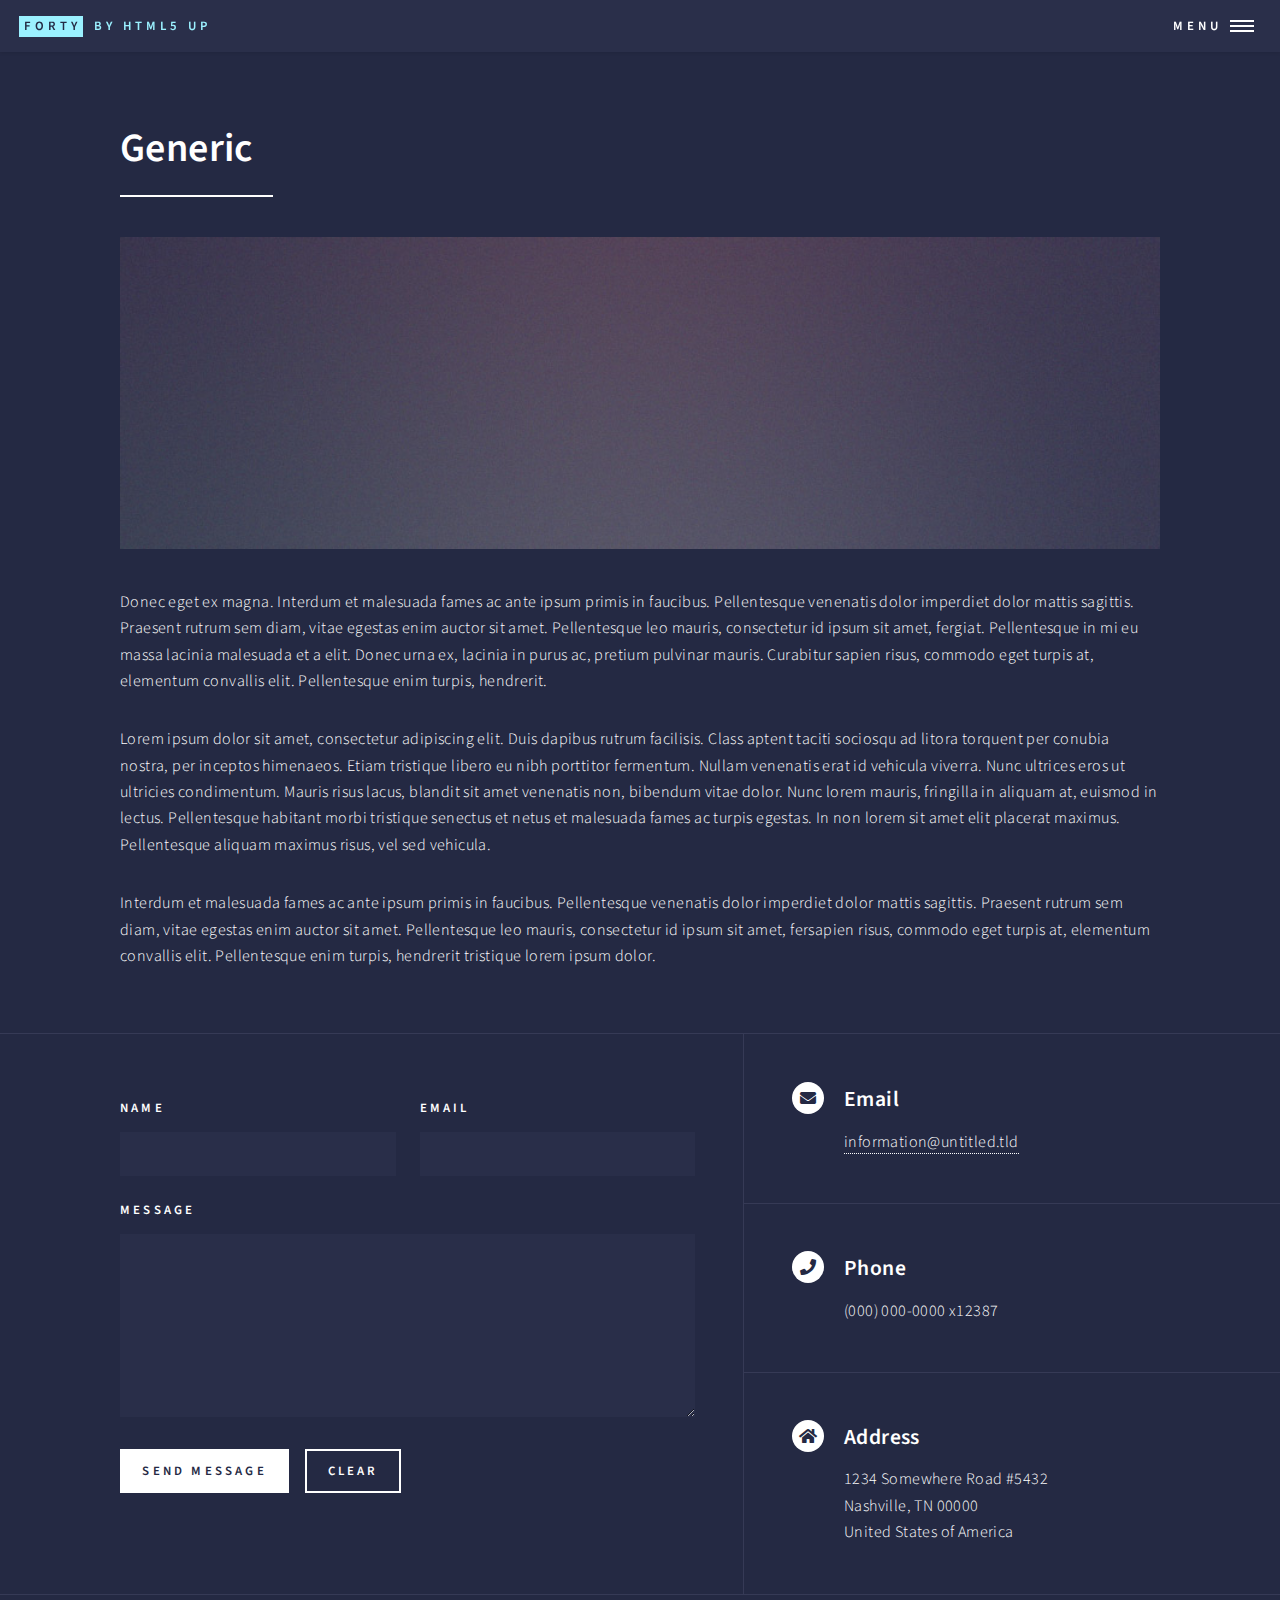
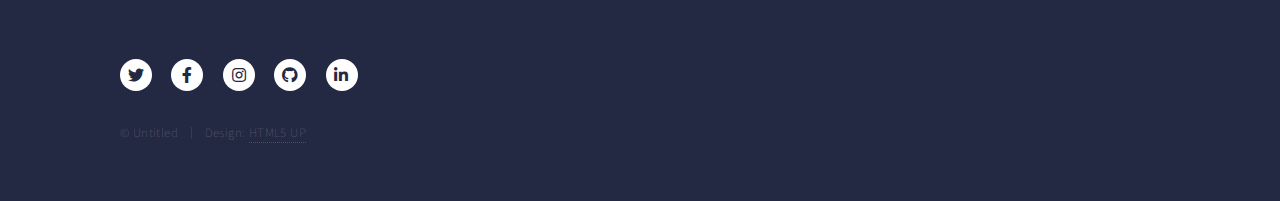
<file: generic.html>
<!DOCTYPE HTML>
<!--
	Forty by HTML5 UP
	html5up.net | @ajlkn
	Free for personal and commercial use under the CCA 3.0 license (html5up.net/license)
-->
<html>
	<head>
		<title>Generic - Forty by HTML5 UP</title>
		<meta charset="utf-8" />
		<meta name="viewport" content="width=device-width, initial-scale=1, user-scalable=no" />
		<link rel="stylesheet" href="assets/css/main.css" />
		<noscript><link rel="stylesheet" href="assets/css/noscript.css" /></noscript>
	</head>
	<body class="is-preload">

		<!-- Wrapper -->
			<div id="wrapper">

				<!-- Header -->
					<header id="header">
						<a href="index.html" class="logo"><strong>Forty</strong> <span>by HTML5 UP</span></a>
						<nav>
							<a href="#menu">Menu</a>
						</nav>
					</header>

				<!-- Menu -->
					<nav id="menu">
						<ul class="links">
							<li><a href="index.html">Home</a></li>
							<li><a href="landing.html">Landing</a></li>
							<li><a href="generic.html">Generic</a></li>
							<li><a href="elements.html">Elements</a></li>
						</ul>
						<ul class="actions stacked">
							<li><a href="#" class="button primary fit">Get Started</a></li>
							<li><a href="#" class="button fit">Log In</a></li>
						</ul>
					</nav>

				<!-- Main -->
					<div id="main" class="alt">

						<!-- One -->
							<section id="one">
								<div class="inner">
									<header class="major">
										<h1>Generic</h1>
									</header>
									<span class="image main"><img src="images/pic11.jpg" alt="" /></span>
									<p>Donec eget ex magna. Interdum et malesuada fames ac ante ipsum primis in faucibus. Pellentesque venenatis dolor imperdiet dolor mattis sagittis. Praesent rutrum sem diam, vitae egestas enim auctor sit amet. Pellentesque leo mauris, consectetur id ipsum sit amet, fergiat. Pellentesque in mi eu massa lacinia malesuada et a elit. Donec urna ex, lacinia in purus ac, pretium pulvinar mauris. Curabitur sapien risus, commodo eget turpis at, elementum convallis elit. Pellentesque enim turpis, hendrerit.</p>
									<p>Lorem ipsum dolor sit amet, consectetur adipiscing elit. Duis dapibus rutrum facilisis. Class aptent taciti sociosqu ad litora torquent per conubia nostra, per inceptos himenaeos. Etiam tristique libero eu nibh porttitor fermentum. Nullam venenatis erat id vehicula viverra. Nunc ultrices eros ut ultricies condimentum. Mauris risus lacus, blandit sit amet venenatis non, bibendum vitae dolor. Nunc lorem mauris, fringilla in aliquam at, euismod in lectus. Pellentesque habitant morbi tristique senectus et netus et malesuada fames ac turpis egestas. In non lorem sit amet elit placerat maximus. Pellentesque aliquam maximus risus, vel sed vehicula.</p>
									<p>Interdum et malesuada fames ac ante ipsum primis in faucibus. Pellentesque venenatis dolor imperdiet dolor mattis sagittis. Praesent rutrum sem diam, vitae egestas enim auctor sit amet. Pellentesque leo mauris, consectetur id ipsum sit amet, fersapien risus, commodo eget turpis at, elementum convallis elit. Pellentesque enim turpis, hendrerit tristique lorem ipsum dolor.</p>
								</div>
							</section>

					</div>

				<!-- Contact -->
					<section id="contact">
						<div class="inner">
							<section>
								<form method="post" action="#">
									<div class="fields">
										<div class="field half">
											<label for="name">Name</label>
											<input type="text" name="name" id="name" />
										</div>
										<div class="field half">
											<label for="email">Email</label>
											<input type="text" name="email" id="email" />
										</div>
										<div class="field">
											<label for="message">Message</label>
											<textarea name="message" id="message" rows="6"></textarea>
										</div>
									</div>
									<ul class="actions">
										<li><input type="submit" value="Send Message" class="primary" /></li>
										<li><input type="reset" value="Clear" /></li>
									</ul>
								</form>
							</section>
							<section class="split">
								<section>
									<div class="contact-method">
										<span class="icon solid alt fa-envelope"></span>
										<h3>Email</h3>
										<a href="#">information@untitled.tld</a>
									</div>
								</section>
								<section>
									<div class="contact-method">
										<span class="icon solid alt fa-phone"></span>
										<h3>Phone</h3>
										<span>(000) 000-0000 x12387</span>
									</div>
								</section>
								<section>
									<div class="contact-method">
										<span class="icon solid alt fa-home"></span>
										<h3>Address</h3>
										<span>1234 Somewhere Road #5432<br />
										Nashville, TN 00000<br />
										United States of America</span>
									</div>
								</section>
							</section>
						</div>
					</section>

				<!-- Footer -->
					<footer id="footer">
						<div class="inner">
							<ul class="icons">
								<li><a href="#" class="icon brands alt fa-twitter"><span class="label">Twitter</span></a></li>
								<li><a href="#" class="icon brands alt fa-facebook-f"><span class="label">Facebook</span></a></li>
								<li><a href="#" class="icon brands alt fa-instagram"><span class="label">Instagram</span></a></li>
								<li><a href="#" class="icon brands alt fa-github"><span class="label">GitHub</span></a></li>
								<li><a href="#" class="icon brands alt fa-linkedin-in"><span class="label">LinkedIn</span></a></li>
							</ul>
							<ul class="copyright">
								<li>&copy; Untitled</li><li>Design: <a href="https://html5up.net">HTML5 UP</a></li>
							</ul>
						</div>
					</footer>

			</div>

		<!-- Scripts -->
			<script src="assets/js/jquery.min.js"></script>
			<script src="assets/js/jquery.scrolly.min.js"></script>
			<script src="assets/js/jquery.scrollex.min.js"></script>
			<script src="assets/js/browser.min.js"></script>
			<script src="assets/js/breakpoints.min.js"></script>
			<script src="assets/js/util.js"></script>
			<script src="assets/js/main.js"></script>

	</body>
</html>
</file>
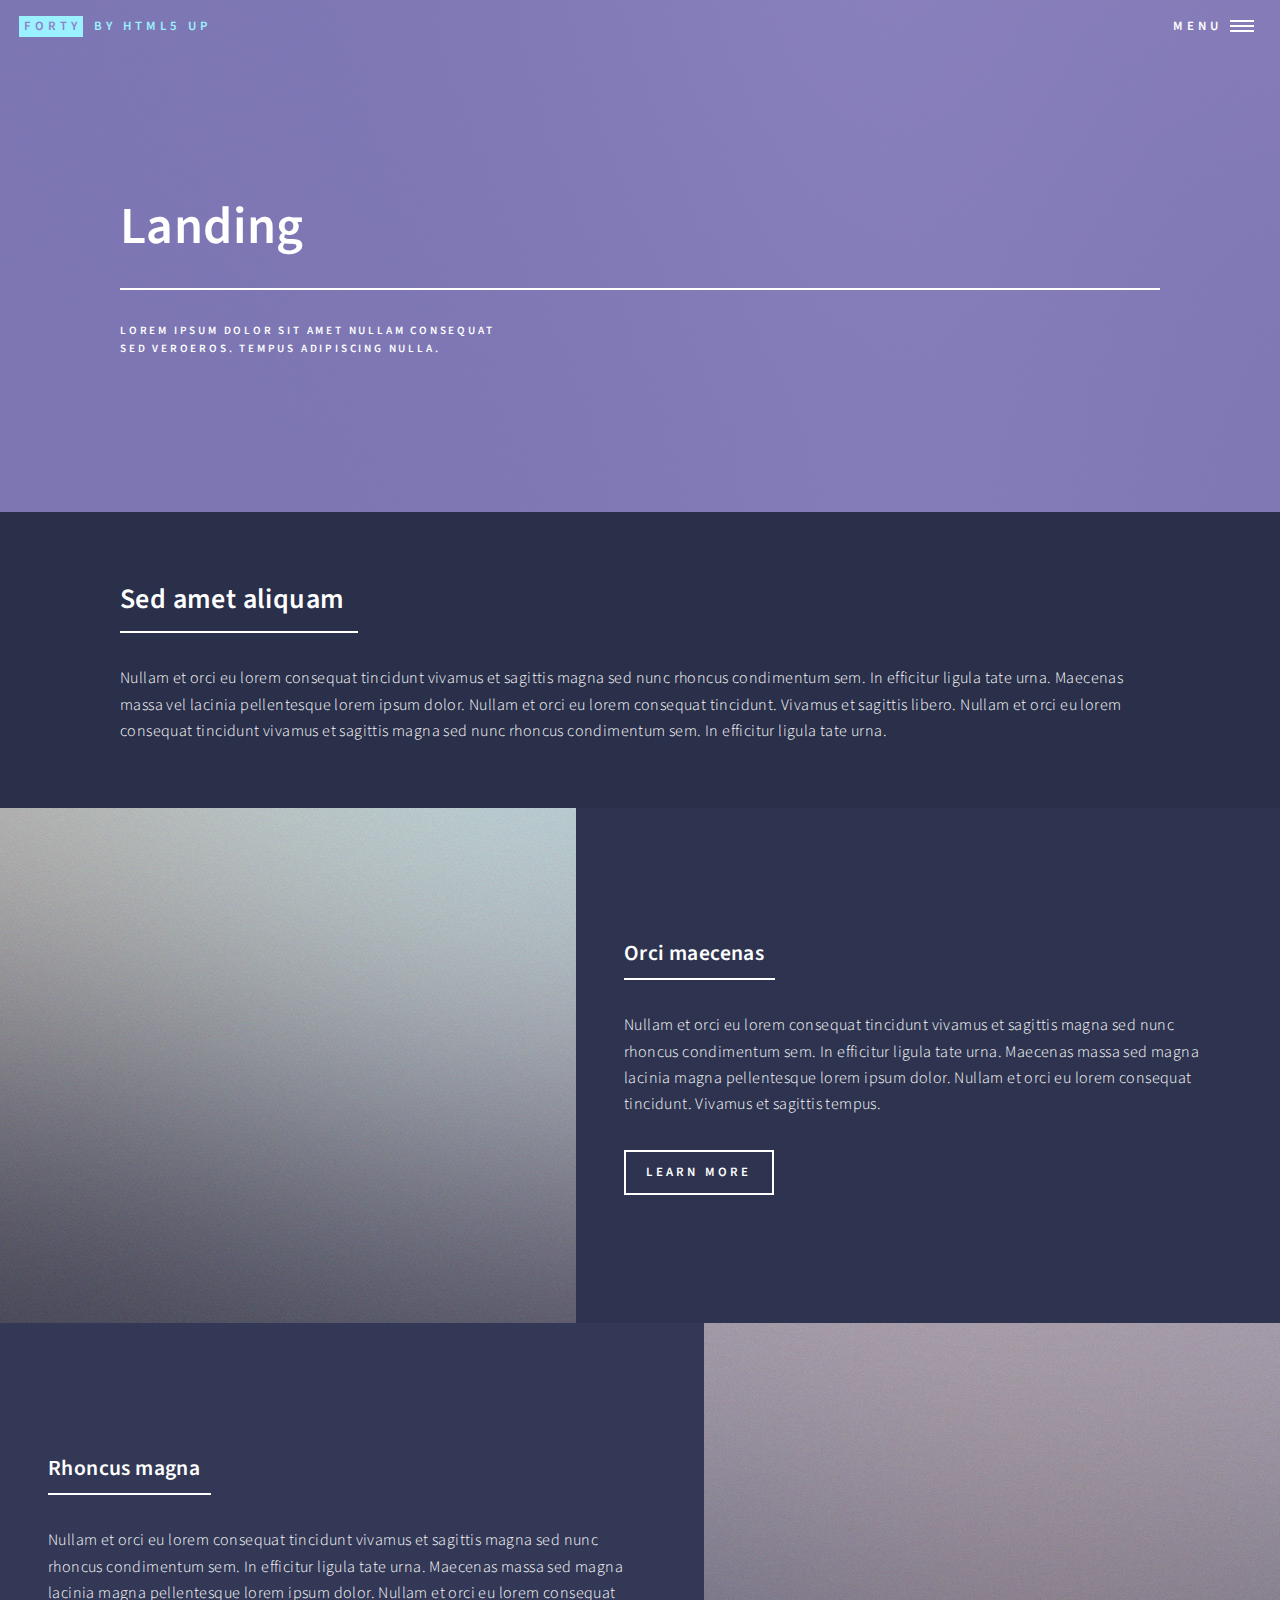
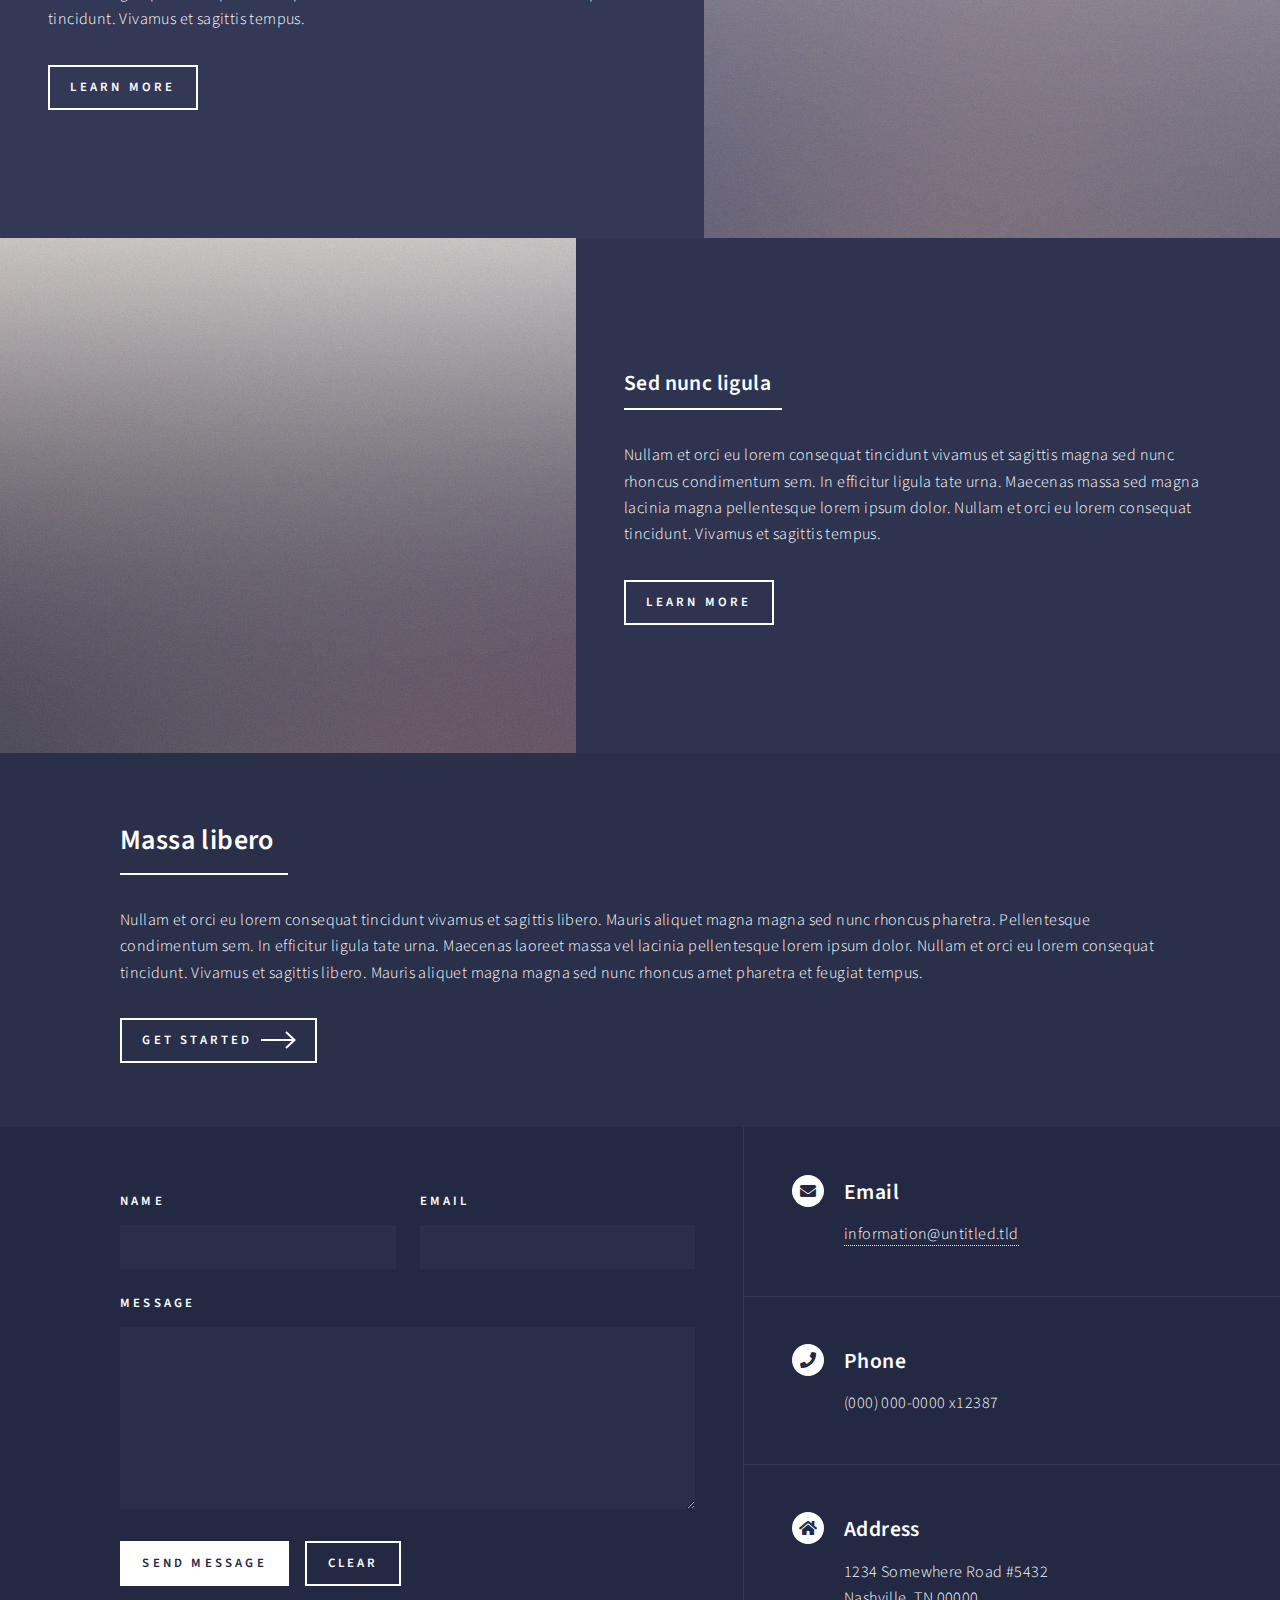
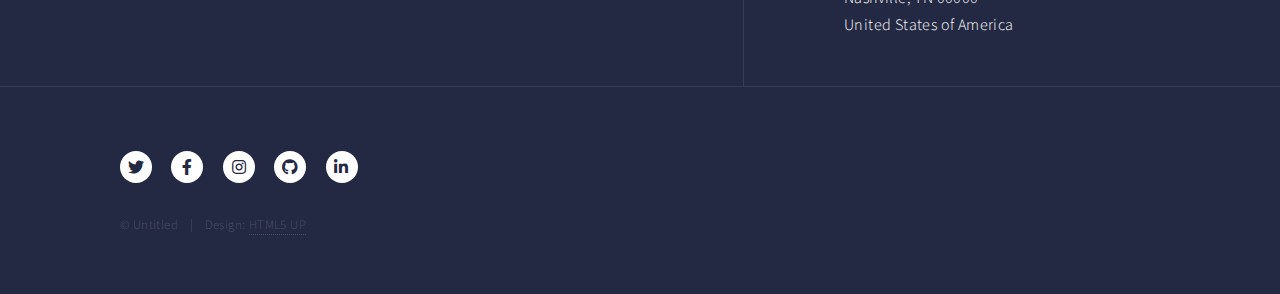
<file: landing.html>
<!DOCTYPE HTML>
<!--
	Forty by HTML5 UP
	html5up.net | @ajlkn
	Free for personal and commercial use under the CCA 3.0 license (html5up.net/license)
-->
<html>
	<head>
		<title>Landing - Forty by HTML5 UP</title>
		<meta charset="utf-8" />
		<meta name="viewport" content="width=device-width, initial-scale=1, user-scalable=no" />
		<link rel="stylesheet" href="assets/css/main.css" />
		<noscript><link rel="stylesheet" href="assets/css/noscript.css" /></noscript>
	</head>
	<body class="is-preload">

		<!-- Wrapper -->
			<div id="wrapper">

				<!-- Header -->
				<!-- Note: The "styleN" class below should match that of the banner element. -->
					<header id="header" class="alt style2">
						<a href="index.html" class="logo"><strong>Forty</strong> <span>by HTML5 UP</span></a>
						<nav>
							<a href="#menu">Menu</a>
						</nav>
					</header>

				<!-- Menu -->
					<nav id="menu">
						<ul class="links">
							<li><a href="index.html">Home</a></li>
							<li><a href="landing.html">Landing</a></li>
							<li><a href="generic.html">Generic</a></li>
							<li><a href="elements.html">Elements</a></li>
						</ul>
						<ul class="actions stacked">
							<li><a href="#" class="button primary fit">Get Started</a></li>
							<li><a href="#" class="button fit">Log In</a></li>
						</ul>
					</nav>

				<!-- Banner -->
				<!-- Note: The "styleN" class below should match that of the header element. -->
					<section id="banner" class="style2">
						<div class="inner">
							<span class="image">
								<img src="images/pic07.jpg" alt="" />
							</span>
							<header class="major">
								<h1>Landing</h1>
							</header>
							<div class="content">
								<p>Lorem ipsum dolor sit amet nullam consequat<br />
								sed veroeros. tempus adipiscing nulla.</p>
							</div>
						</div>
					</section>

				<!-- Main -->
					<div id="main">

						<!-- One -->
							<section id="one">
								<div class="inner">
									<header class="major">
										<h2>Sed amet aliquam</h2>
									</header>
									<p>Nullam et orci eu lorem consequat tincidunt vivamus et sagittis magna sed nunc rhoncus condimentum sem. In efficitur ligula tate urna. Maecenas massa vel lacinia pellentesque lorem ipsum dolor. Nullam et orci eu lorem consequat tincidunt. Vivamus et sagittis libero. Nullam et orci eu lorem consequat tincidunt vivamus et sagittis magna sed nunc rhoncus condimentum sem. In efficitur ligula tate urna.</p>
								</div>
							</section>

						<!-- Two -->
							<section id="two" class="spotlights">
								<section>
									<a href="generic.html" class="image">
										<img src="images/pic08.jpg" alt="" data-position="center center" />
									</a>
									<div class="content">
										<div class="inner">
											<header class="major">
												<h3>Orci maecenas</h3>
											</header>
											<p>Nullam et orci eu lorem consequat tincidunt vivamus et sagittis magna sed nunc rhoncus condimentum sem. In efficitur ligula tate urna. Maecenas massa sed magna lacinia magna pellentesque lorem ipsum dolor. Nullam et orci eu lorem consequat tincidunt. Vivamus et sagittis tempus.</p>
											<ul class="actions">
												<li><a href="generic.html" class="button">Learn more</a></li>
											</ul>
										</div>
									</div>
								</section>
								<section>
									<a href="generic.html" class="image">
										<img src="images/pic09.jpg" alt="" data-position="top center" />
									</a>
									<div class="content">
										<div class="inner">
											<header class="major">
												<h3>Rhoncus magna</h3>
											</header>
											<p>Nullam et orci eu lorem consequat tincidunt vivamus et sagittis magna sed nunc rhoncus condimentum sem. In efficitur ligula tate urna. Maecenas massa sed magna lacinia magna pellentesque lorem ipsum dolor. Nullam et orci eu lorem consequat tincidunt. Vivamus et sagittis tempus.</p>
											<ul class="actions">
												<li><a href="generic.html" class="button">Learn more</a></li>
											</ul>
										</div>
									</div>
								</section>
								<section>
									<a href="generic.html" class="image">
										<img src="images/pic10.jpg" alt="" data-position="25% 25%" />
									</a>
									<div class="content">
										<div class="inner">
											<header class="major">
												<h3>Sed nunc ligula</h3>
											</header>
											<p>Nullam et orci eu lorem consequat tincidunt vivamus et sagittis magna sed nunc rhoncus condimentum sem. In efficitur ligula tate urna. Maecenas massa sed magna lacinia magna pellentesque lorem ipsum dolor. Nullam et orci eu lorem consequat tincidunt. Vivamus et sagittis tempus.</p>
											<ul class="actions">
												<li><a href="generic.html" class="button">Learn more</a></li>
											</ul>
										</div>
									</div>
								</section>
							</section>

						<!-- Three -->
							<section id="three">
								<div class="inner">
									<header class="major">
										<h2>Massa libero</h2>
									</header>
									<p>Nullam et orci eu lorem consequat tincidunt vivamus et sagittis libero. Mauris aliquet magna magna sed nunc rhoncus pharetra. Pellentesque condimentum sem. In efficitur ligula tate urna. Maecenas laoreet massa vel lacinia pellentesque lorem ipsum dolor. Nullam et orci eu lorem consequat tincidunt. Vivamus et sagittis libero. Mauris aliquet magna magna sed nunc rhoncus amet pharetra et feugiat tempus.</p>
									<ul class="actions">
										<li><a href="generic.html" class="button next">Get Started</a></li>
									</ul>
								</div>
							</section>

					</div>

				<!-- Contact -->
					<section id="contact">
						<div class="inner">
							<section>
								<form method="post" action="#">
									<div class="fields">
										<div class="field half">
											<label for="name">Name</label>
											<input type="text" name="name" id="name" />
										</div>
										<div class="field half">
											<label for="email">Email</label>
											<input type="text" name="email" id="email" />
										</div>
										<div class="field">
											<label for="message">Message</label>
											<textarea name="message" id="message" rows="6"></textarea>
										</div>
									</div>
									<ul class="actions">
										<li><input type="submit" value="Send Message" class="primary" /></li>
										<li><input type="reset" value="Clear" /></li>
									</ul>
								</form>
							</section>
							<section class="split">
								<section>
									<div class="contact-method">
										<span class="icon solid alt fa-envelope"></span>
										<h3>Email</h3>
										<a href="#">information@untitled.tld</a>
									</div>
								</section>
								<section>
									<div class="contact-method">
										<span class="icon solid alt fa-phone"></span>
										<h3>Phone</h3>
										<span>(000) 000-0000 x12387</span>
									</div>
								</section>
								<section>
									<div class="contact-method">
										<span class="icon solid alt fa-home"></span>
										<h3>Address</h3>
										<span>1234 Somewhere Road #5432<br />
										Nashville, TN 00000<br />
										United States of America</span>
									</div>
								</section>
							</section>
						</div>
					</section>

				<!-- Footer -->
					<footer id="footer">
						<div class="inner">
							<ul class="icons">
								<li><a href="#" class="icon brands alt fa-twitter"><span class="label">Twitter</span></a></li>
								<li><a href="#" class="icon brands alt fa-facebook-f"><span class="label">Facebook</span></a></li>
								<li><a href="#" class="icon brands alt fa-instagram"><span class="label">Instagram</span></a></li>
								<li><a href="#" class="icon brands alt fa-github"><span class="label">GitHub</span></a></li>
								<li><a href="#" class="icon brands alt fa-linkedin-in"><span class="label">LinkedIn</span></a></li>
							</ul>
							<ul class="copyright">
								<li>&copy; Untitled</li><li>Design: <a href="https://html5up.net">HTML5 UP</a></li>
							</ul>
						</div>
					</footer>

			</div>

		<!-- Scripts -->
			<script src="assets/js/jquery.min.js"></script>
			<script src="assets/js/jquery.scrolly.min.js"></script>
			<script src="assets/js/jquery.scrollex.min.js"></script>
			<script src="assets/js/browser.min.js"></script>
			<script src="assets/js/breakpoints.min.js"></script>
			<script src="assets/js/util.js"></script>
			<script src="assets/js/main.js"></script>

	</body>
</html>
</file>
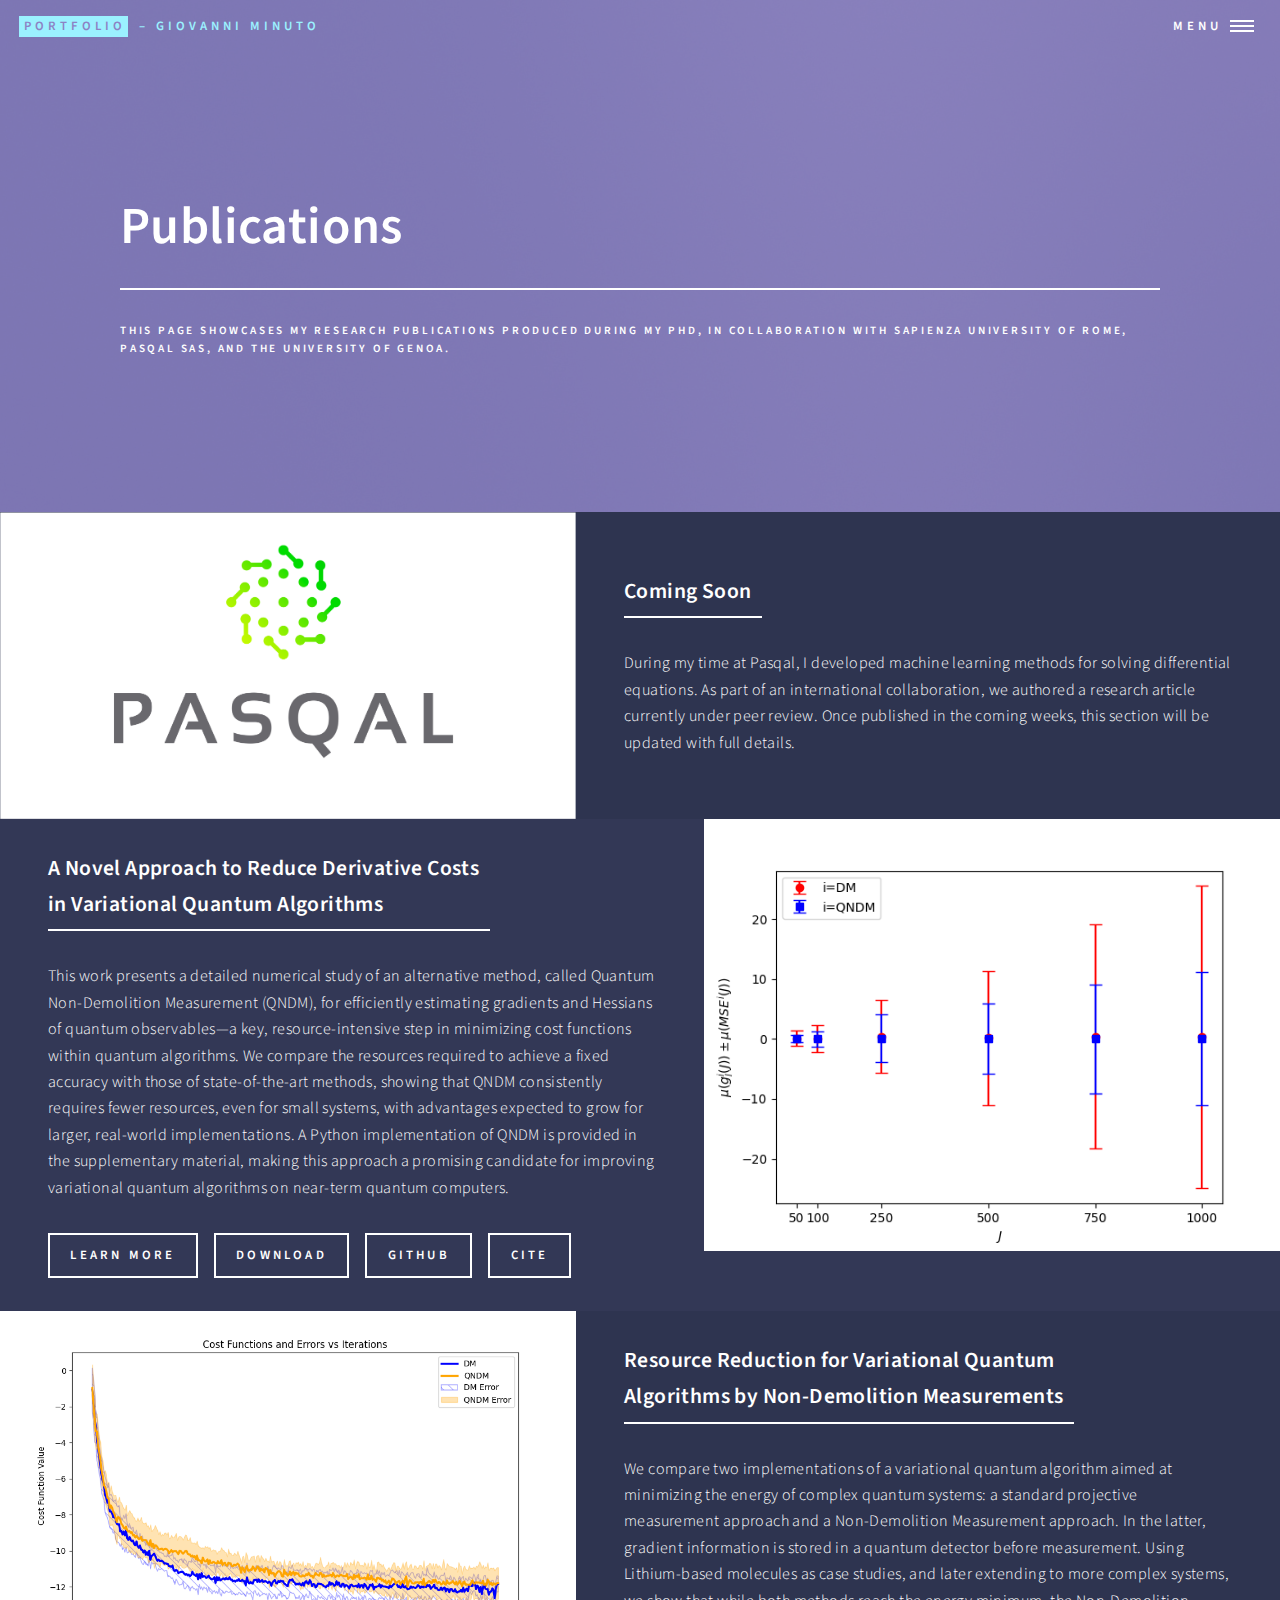
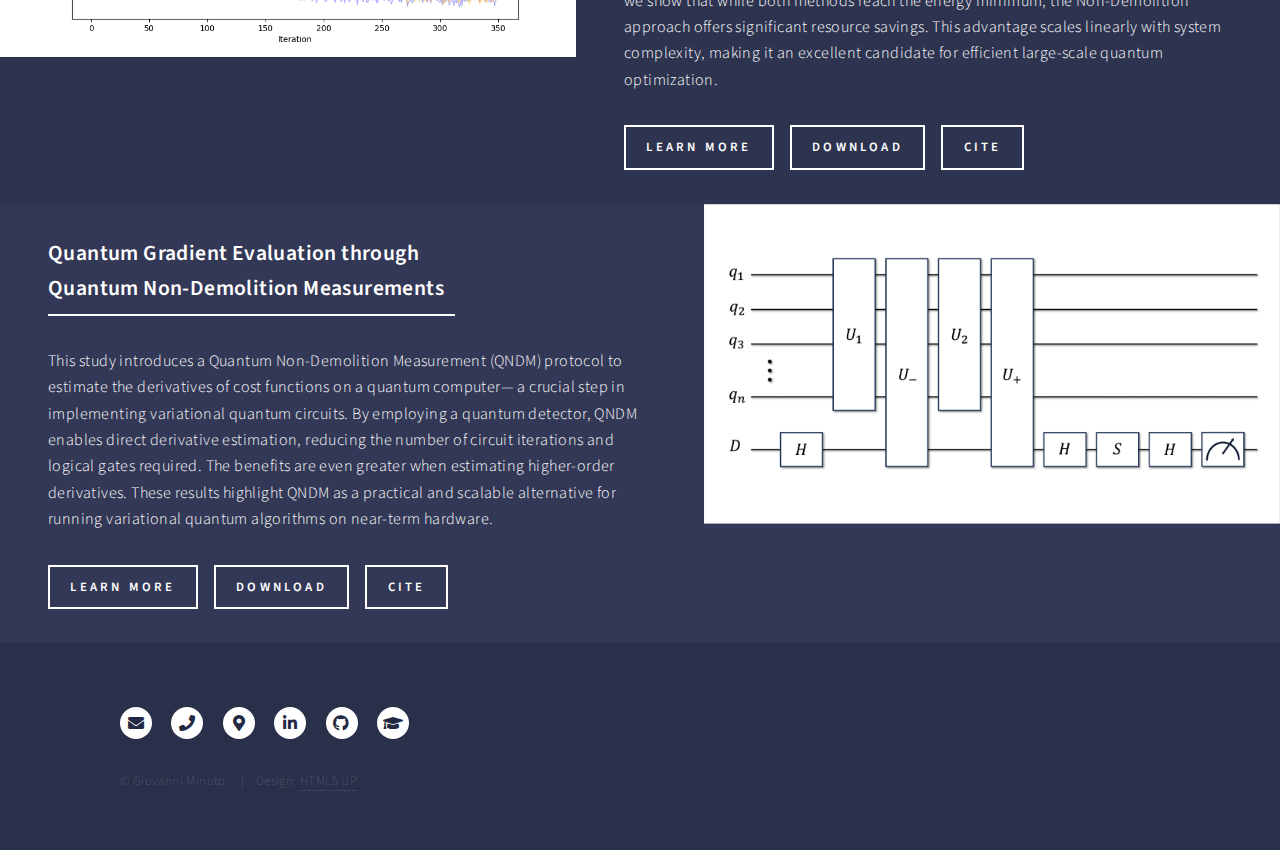
<file: publications.html>
<!DOCTYPE HTML>
<!--
	Giovanni Minuto – Portfolio
	html5up.net | @ajlkn
	Free for personal and commercial use under the CCA 3.0 license (html5up.net/license)
	todo: add opensource library
-->
<html>
	<head>
		<title>Landing - Giovanni Minuto – Portfolio</title>
		<meta name="description" content="Personal portfolio of Giovanni Minuto, Quantum AI researcher and algorithm developer specializing in quantum computing, machine learning, and optimization.">
		<meta name="keywords" content="Giovanni Minuto, Quantum AI, Machine Learning, Quantum Computing, Algorithms Developer, AI Researcher, Portfolio">
		<meta charset="utf-8" />
		<meta name="viewport" content="width=device-width, initial-scale=1, user-scalable=no" />
		<link rel="stylesheet" href="assets/css/main.css" />
		<noscript><link rel="stylesheet" href="assets/css/noscript.css" /></noscript>
	</head>
	<body class="is-preload">

		<!-- Wrapper -->
			<div id="wrapper">

				<!-- Header -->
				<!-- Note: The "styleN" class below should match that of the banner element. -->
					<header id="header" class="alt style2">
						<a href="index.html" class="logo"><strong>Portfolio</strong> – Giovanni Minuto</a>
						<nav>
							<a href="#menu">Menu</a>
						</nav>
					</header>

				<!-- Menu -->
					<nav id="menu">
						<ul class="links">
							<li><a href="index.html">Home</a></li>
							<li><a href="work-experience.html">Work Experience</a></li>
							<li><a href="publications.html">Publications</a></li>
							<li><a href="education.html">Education</a></li>
							<li><a href="conferences.html">Conferences & Schools</a></li>

						</ul>
						<ul class="actions stacked">
							<li><a href="assets/files/Giovanni_Minuto_CV.pdf" class="button primary fit" download>Download My CV</a></li>
							<li><a href="mailto:minutogiovanni@gmail.com" class="button fit">Stay In Touch</a></li>
						</ul>
					</nav>


				<!-- Banner -->
					<section id="banner" class="style2">
						<div class="inner">
							<span class="image">
								<img src="images/pic07.jpg" alt="" />
							</span>
							<header class="major">
								<h1>Publications</h1>
							</header>
							<div class="content">
								<p>
									This page showcases my research publications produced during my PhD,  
									in collaboration with Sapienza University of Rome, Pasqal SAS,  
									and the University of Genoa.
								</p>
							</div>
						</div>
					</section>

				<!-- Main -->
					<div id="main">


						<!-- Two -->
							<section id="two" class="spotlights">

								<!-- Pasqal - Coming Soon -->
								<section>
									<a href="index.html" class="image">
										<img src="images/articles_images/pasqal.png" alt="" data-position="top center" />
									</a>
									<div class="content">
										<div class="inner">
											<header class="major">
												<h3>Coming Soon</h3>
											</header>
											<p>
												During my time at Pasqal, I developed machine learning methods for solving differential equations.  
												As part of an international collaboration, we authored a research article currently under peer review.  
												Once published in the coming weeks, this section will be updated with full details.
											</p>
										</div>
									</div>
								</section>

								<!-- First publication -->
								<section>
									<a href="https://iopscience.iop.org/article/10.1088/1751-8121/adcf62" class="image">
										<img src="images/articles_images/mean_with_error_500_shots.png" alt="" data-position="center center" />
									</a>
									<div class="content">
										<div class="inner">
											<header class="major">
												<h3>
													A Novel Approach to Reduce Derivative Costs <br>
													in Variational Quantum Algorithms
												</h3>
											</header>
											<p>
												This work presents a detailed numerical study of an alternative method,  
												called Quantum Non-Demolition Measurement (QNDM), for efficiently estimating  
												gradients and Hessians of quantum observables—a key, resource-intensive step  
												in minimizing cost functions within quantum algorithms.  
												We compare the resources required to achieve a fixed accuracy with those  
												of state-of-the-art methods, showing that QNDM consistently requires fewer resources,  
												even for small systems, with advantages expected to grow for larger,  
												real-world implementations.  
												A Python implementation of QNDM is provided in the supplementary material,  
												making this approach a promising candidate for improving variational quantum algorithms  
												on near-term quantum computers.
											</p>
											<ul class="actions">
												<li><a href="https://iopscience.iop.org/article/10.1088/1751-8121/adcf62" class="button scrolly">Learn more</a></li>
												<li><a href="assets/files/articles_pdf/minuto_2025_a_anovel_approach.pdf" class="button scrolly" download>Download</a></li>
												<li><a href="assets/files/articles_pdf/minuto_2025_a_anovel_approach.pdf" class="button scrolly" download>GitHub</a></li>
												<li><a href="assets/files/articles_bib/bib_iop.txt" class="button scrolly">Cite</a></li>
											</ul>
										</div>
									</div>
								</section>

								<!-- Second publication -->
								<section>
									<a href="https://arxiv.org/abs/2503.24090" class="image">
										<img src="images/articles_images/minuto_2025_3.png" alt="" data-position="top center" />
									</a>
									<div class="content">
										<div class="inner">
											<header class="major">
												<h3>
													Resource Reduction for Variational Quantum <br>
													Algorithms by Non-Demolition Measurements
												</h3>
											</header>
											<p>
												We compare two implementations of a variational quantum algorithm aimed at minimizing  
												the energy of complex quantum systems: a standard projective measurement approach and a  
												Non-Demolition Measurement approach.  
												In the latter, gradient information is stored in a quantum detector before measurement.  
												Using Lithium-based molecules as case studies, and later extending to more complex systems,  
												we show that while both methods reach the energy minimum, the Non-Demolition approach  
												offers significant resource savings.  
												This advantage scales linearly with system complexity, making it an excellent candidate  
												for efficient large-scale quantum optimization.
											</p>
											<ul class="actions">
												<li><a href="https://arxiv.org/abs/2503.24090" class="button">Learn more</a></li>
												<li><a href="assets/files/articles_pdf/minuto_2025_3.pdf" class="button scrolly" download>Download</a></li>
												<li><a href="assets/files/articles_bib/bib_arxiv.txt" class="button scrolly">Cite</a></li>
											</ul>
										</div>
									</div>
								</section>

								<!-- Third publication -->
								<section>
									<a href="https://arxiv.org/abs/2301.07128" class="image">
										<img src="images/articles_images/QNDM.png" alt="" data-position="25% 25%" />
									</a>
									<div class="content">
										<div class="inner">
											<header class="major">
												<h3>
													Quantum Gradient Evaluation through<br>
													Quantum Non-Demolition Measurements
												</h3>
											</header>
											<p>
												This study introduces a Quantum Non-Demolition Measurement (QNDM) protocol  
												to estimate the derivatives of cost functions on a quantum computer—  
												a crucial step in implementing variational quantum circuits.  
												By employing a quantum detector, QNDM enables direct derivative estimation,  
												reducing the number of circuit iterations and logical gates required.  
												The benefits are even greater when estimating higher-order derivatives.  
												These results highlight QNDM as a practical and scalable alternative  
												for running variational quantum algorithms on near-term hardware.
											</p>
											<ul class="actions">
												<li><a href="https://arxiv.org/abs/2301.07128" class="button">Learn more</a></li>
												<li><a href="assets/files/articles_pdf/minuto_springer.pdf" class="button scrolly" download>Download</a></li>
												<li><a href="assets/files/articles_bib/bib_springer.txt" class="button scrolly">Cite</a></li>
											</ul>
										</div>
									</div>
								</section>

							</section>
						
					<!-- Footer -->
					<footer id="footer">
						<div class="inner">
							<ul class="icons">
								<li>
									<a href="mailto:minutogiovanni@gmail.com" class="icon solid alt fa-envelope">
										<span class="label">Email</span>
									</a>
								</li>
								<li>
									<a href="tel:+393735495348" class="icon solid alt fa-phone">
										<span class="label">Phone</span>
									</a>
								</li>
								<li>
									<a href="https://www.google.com/maps/place/National+Museum+of+Cinema/@45.069148,7.6932631,17z"
									class="icon solid alt fa-map-marker-alt" target="_blank" rel="noopener">
										<span class="label">Location</span>
									</a>
								</li>
								<li>
									<a href="https://www.linkedin.com/in/giovanni-minuto-55b23822b/" class="icon brands alt fa-linkedin-in" target="_blank" rel="noopener">
										<span class="label">LinkedIn</span>
									</a>
								</li>
								<li>
									<a href="https://github.com/giovanniminuto" class="icon brands alt fa-github" target="_blank" rel="noopener">
										<span class="label">GitHub</span>
									</a>
								</li>
								<li>
									<a href="https://scholar.google.com/citations?user=OT6vQEMAAAAJ&hl=en" class="icon solid alt fa-graduation-cap" target="_blank" rel="noopener">
										<span class="label">Google Scholar</span>
									</a>
								</li>
							</ul>
							<ul class="copyright">
								<li>&copy; Giovanni Minuto</li>
								<li>Design: <a href="https://html5up.net" target="_blank" rel="noopener">HTML5 UP</a></li>
							</ul>
						</div>
					</footer>

			</div>

		<!-- Scripts -->
			<script src="assets/js/jquery.min.js"></script>
			<script src="assets/js/jquery.scrolly.min.js"></script>
			<script src="assets/js/jquery.scrollex.min.js"></script>
			<script src="assets/js/browser.min.js"></script>
			<script src="assets/js/breakpoints.min.js"></script>
			<script src="assets/js/util.js"></script>
			<script src="assets/js/main.js"></script>

	</body>
</html>
</file>
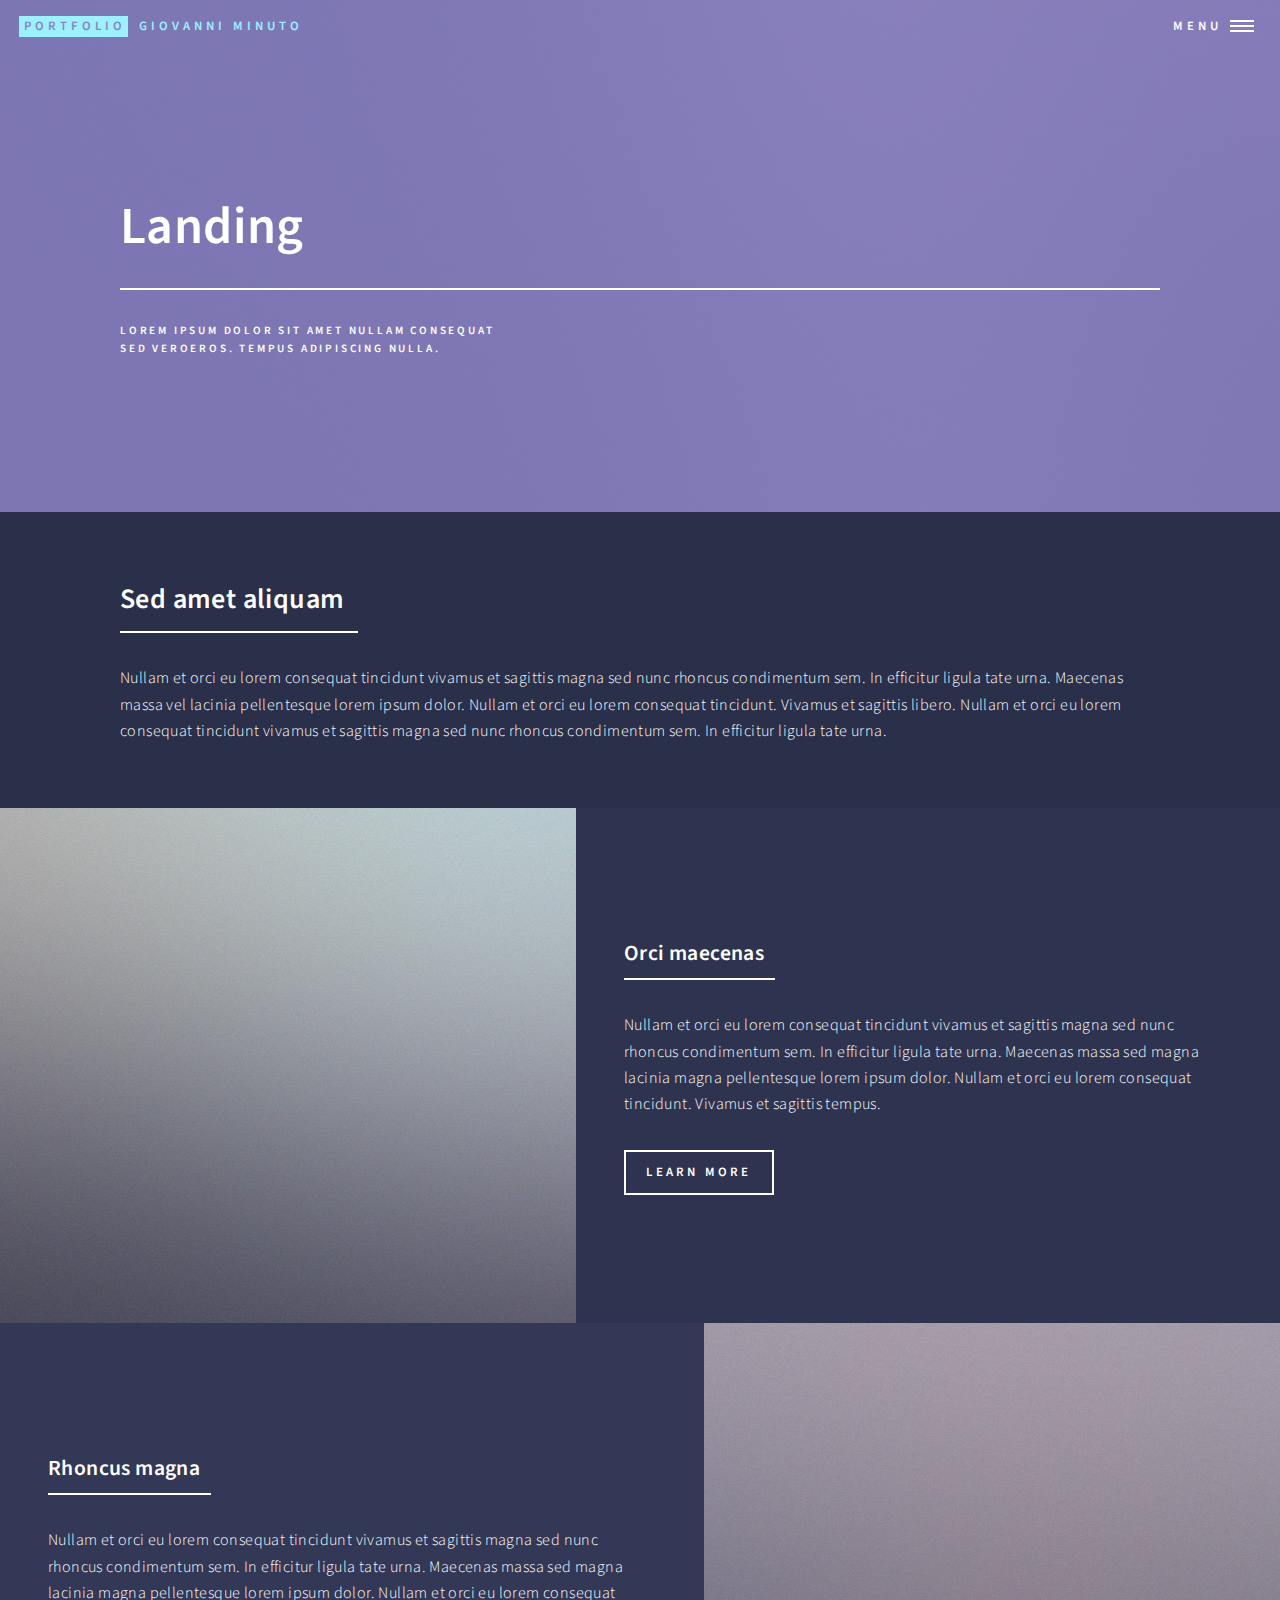
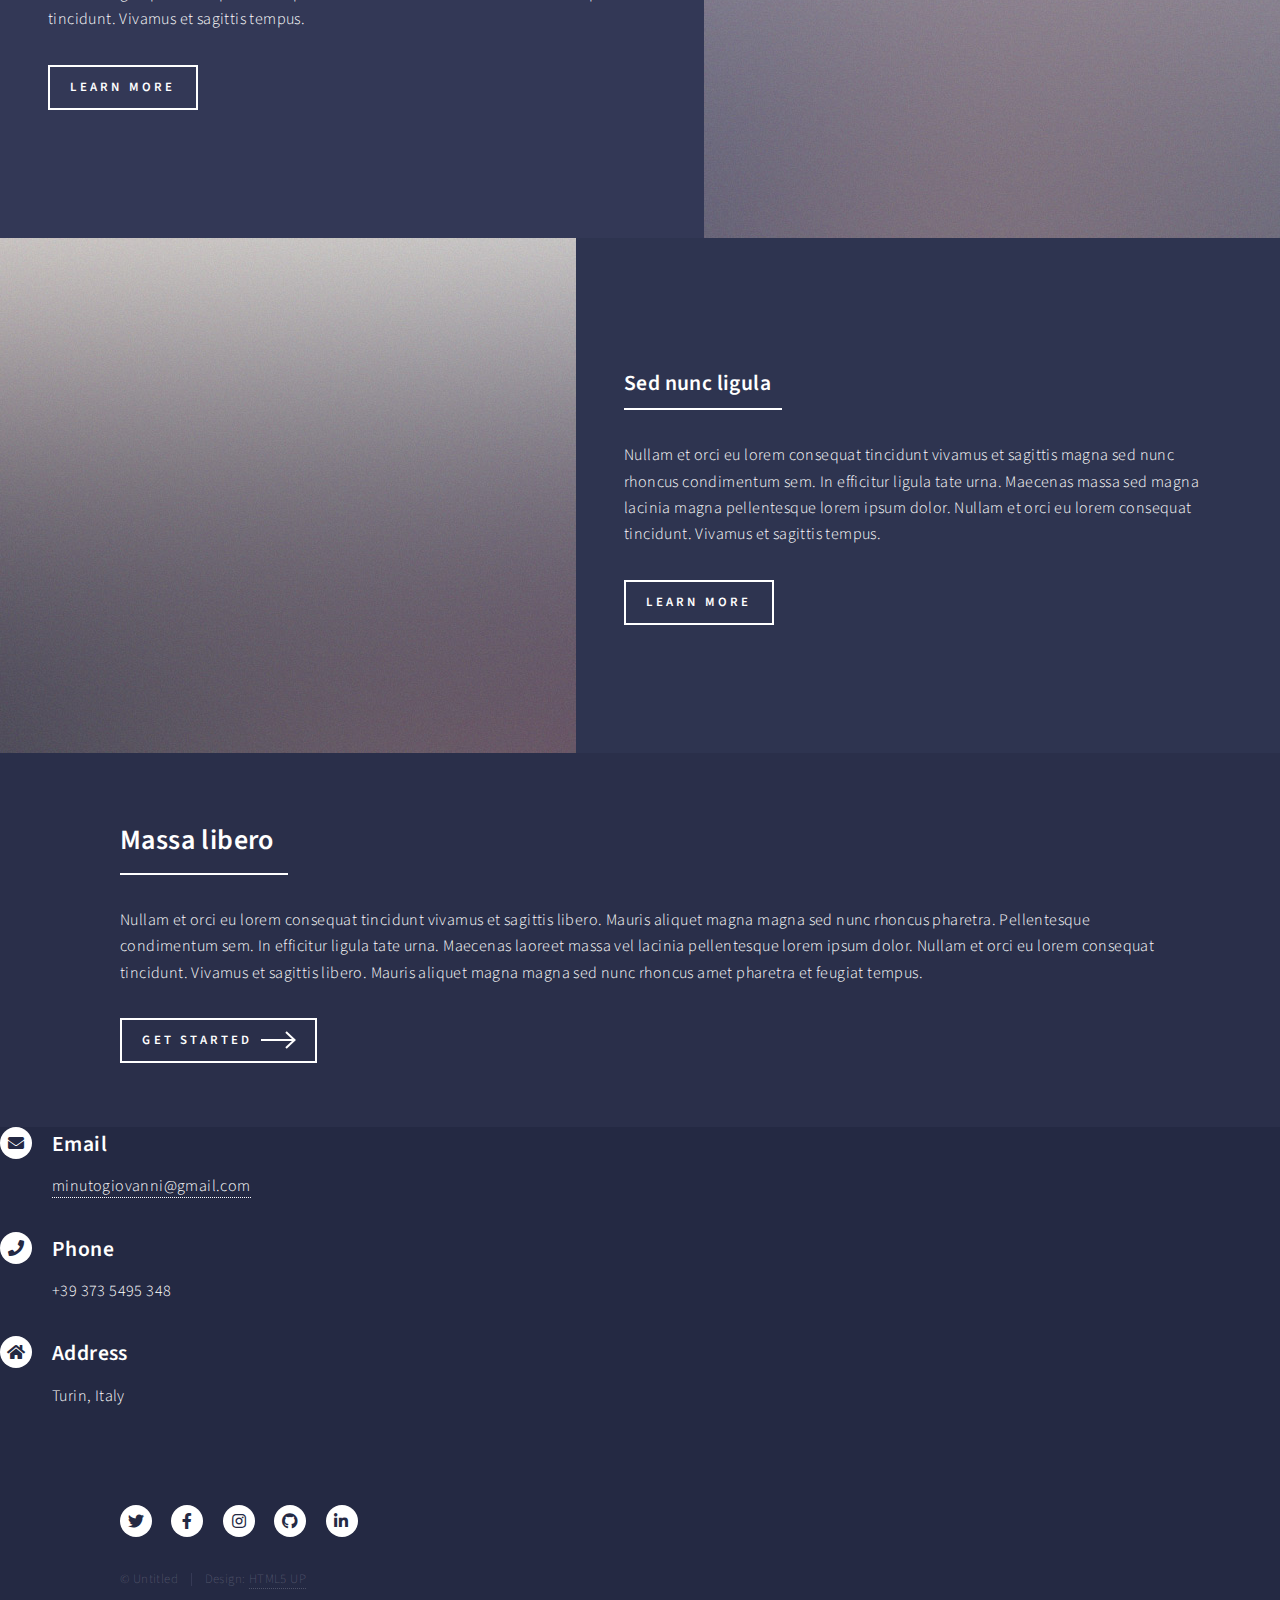
<file: university-experience.html>
<!DOCTYPE HTML>
<!--
	Giovanni Minuto – Portfolio
	html5up.net | @ajlkn
	Free for personal and commercial use under the CCA 3.0 license (html5up.net/license)
-->
<html>
	<head>
		<title>Landing - Giovanni Minuto – Portfolio</title>
		<meta charset="utf-8" />
		<meta name="viewport" content="width=device-width, initial-scale=1, user-scalable=no" />
		<link rel="stylesheet" href="assets/css/main.css" />
		<noscript><link rel="stylesheet" href="assets/css/noscript.css" /></noscript>
	</head>
	<body class="is-preload">

		<!-- Wrapper -->
			<div id="wrapper">

				<!-- Header -->
				<!-- Note: The "styleN" class below should match that of the banner element. -->
					<header id="header" class="alt style2">
						<a href="index.html" class="logo"><strong>Portfolio</strong> <span>Giovanni Minuto</span></a>
						<nav>
							<a href="#menu">Menu</a>
						</nav>
					</header>

				<!-- Menu -->
					<nav id="menu">
						<ul class="links">
							<li><a href="index.html">Home</a></li>
							<li><a href="work-experience.html">Work Experience</a></li>
							<li><a href="publications.html">Publications</a></li>
							<li><a href="university-experience.html">University Experience</a></li>
							<li><a href="conferences.html">Conferences & Schools</a></li>

						</ul>
						<ul class="actions stacked">
							<li><a href="assets/files/Giovanni_Minuto_CV.pdf" class="button primary fit" download>Download My CV</a></li>
							<li><a href="#" class="button fit">Get In Touch</a></li>
						</ul>
					</nav>

				<!-- Banner -->
				<!-- Note: The "styleN" class below should match that of the header element. -->
					<section id="banner" class="style2">
						<div class="inner">
							<span class="image">
								<img src="images/pic07.jpg" alt="" />
							</span>
							<header class="major">
								<h1>Landing</h1>
							</header>
							<div class="content">
								<p>Lorem ipsum dolor sit amet nullam consequat<br />
								sed veroeros. tempus adipiscing nulla.</p>
							</div>
						</div>
					</section>

				<!-- Main -->
					<div id="main">

						<!-- One -->
							<section id="one">
								<div class="inner">
									<header class="major">
										<h2>Sed amet aliquam</h2>
									</header>
									<p>Nullam et orci eu lorem consequat tincidunt vivamus et sagittis magna sed nunc rhoncus condimentum sem. In efficitur ligula tate urna. Maecenas massa vel lacinia pellentesque lorem ipsum dolor. Nullam et orci eu lorem consequat tincidunt. Vivamus et sagittis libero. Nullam et orci eu lorem consequat tincidunt vivamus et sagittis magna sed nunc rhoncus condimentum sem. In efficitur ligula tate urna.</p>
								</div>
							</section>

						<!-- Two -->
							<section id="two" class="spotlights">
								<section>
									<a href="generic.html" class="image">
										<img src="images/pic08.jpg" alt="" data-position="center center" />
									</a>
									<div class="content">
										<div class="inner">
											<header class="major">
												<h3>Orci maecenas</h3>
											</header>
											<p>Nullam et orci eu lorem consequat tincidunt vivamus et sagittis magna sed nunc rhoncus condimentum sem. In efficitur ligula tate urna. Maecenas massa sed magna lacinia magna pellentesque lorem ipsum dolor. Nullam et orci eu lorem consequat tincidunt. Vivamus et sagittis tempus.</p>
											<ul class="actions">
												<li><a href="generic.html" class="button">Learn more</a></li>
											</ul>
										</div>
									</div>
								</section>
								<section>
									<a href="generic.html" class="image">
										<img src="images/pic09.jpg" alt="" data-position="top center" />
									</a>
									<div class="content">
										<div class="inner">
											<header class="major">
												<h3>Rhoncus magna</h3>
											</header>
											<p>Nullam et orci eu lorem consequat tincidunt vivamus et sagittis magna sed nunc rhoncus condimentum sem. In efficitur ligula tate urna. Maecenas massa sed magna lacinia magna pellentesque lorem ipsum dolor. Nullam et orci eu lorem consequat tincidunt. Vivamus et sagittis tempus.</p>
											<ul class="actions">
												<li><a href="generic.html" class="button">Learn more</a></li>
											</ul>
										</div>
									</div>
								</section>
								<section>
									<a href="generic.html" class="image">
										<img src="images/pic10.jpg" alt="" data-position="25% 25%" />
									</a>
									<div class="content">
										<div class="inner">
											<header class="major">
												<h3>Sed nunc ligula</h3>
											</header>
											<p>Nullam et orci eu lorem consequat tincidunt vivamus et sagittis magna sed nunc rhoncus condimentum sem. In efficitur ligula tate urna. Maecenas massa sed magna lacinia magna pellentesque lorem ipsum dolor. Nullam et orci eu lorem consequat tincidunt. Vivamus et sagittis tempus.</p>
											<ul class="actions">
												<li><a href="generic.html" class="button">Learn more</a></li>
											</ul>
										</div>
									</div>
								</section>
							</section>

						<!-- Three -->
							<section id="three">
								<div class="inner">
									<header class="major">
										<h2>Massa libero</h2>
									</header>
									<p>Nullam et orci eu lorem consequat tincidunt vivamus et sagittis libero. Mauris aliquet magna magna sed nunc rhoncus pharetra. Pellentesque condimentum sem. In efficitur ligula tate urna. Maecenas laoreet massa vel lacinia pellentesque lorem ipsum dolor. Nullam et orci eu lorem consequat tincidunt. Vivamus et sagittis libero. Mauris aliquet magna magna sed nunc rhoncus amet pharetra et feugiat tempus.</p>
									<ul class="actions">
										<li><a href="generic.html" class="button next">Get Started</a></li>
									</ul>
								</div>
							</section>

					</div>

				<!-- Contact -->
			</section>

			<section>
				<div class="contact-method">
					<span class="icon solid alt fa-envelope"></span>
					<h3>Email</h3>
					<a href="mailto:minutogiovanni@gmail.com">minutogiovanni@gmail.com</a>
				</div>
			</section>
			
			<section>
				<div class="contact-method">
					<span class="icon solid alt fa-phone"></span>
					<h3>Phone</h3>
					<span>+39 373 5495 348</span>
				</div>
			</section>
			
			<section>
				<div class="contact-method">
					<span class="icon solid alt fa-home"></span>
					<h3>Address</h3>
					<span>Turin, Italy</span>
				</div>
			</section>	
			
				<!-- Footer -->
					<footer id="footer">
						<div class="inner">
							<ul class="icons">
								<li><a href="#" class="icon brands alt fa-twitter"><span class="label">Twitter</span></a></li>
								<li><a href="#" class="icon brands alt fa-facebook-f"><span class="label">Facebook</span></a></li>
								<li><a href="#" class="icon brands alt fa-instagram"><span class="label">Instagram</span></a></li>
								<li><a href="#" class="icon brands alt fa-github"><span class="label">GitHub</span></a></li>
								<li><a href="#" class="icon brands alt fa-linkedin-in"><span class="label">LinkedIn</span></a></li>
							</ul>
							<ul class="copyright">
								<li>&copy; Untitled</li><li>Design: <a href="https://html5up.net">HTML5 UP</a></li>
							</ul>
						</div>
					</footer>

			</div>

		<!-- Scripts -->
			<script src="assets/js/jquery.min.js"></script>
			<script src="assets/js/jquery.scrolly.min.js"></script>
			<script src="assets/js/jquery.scrollex.min.js"></script>
			<script src="assets/js/browser.min.js"></script>
			<script src="assets/js/breakpoints.min.js"></script>
			<script src="assets/js/util.js"></script>
			<script src="assets/js/main.js"></script>

	</body>
</html>
</file>
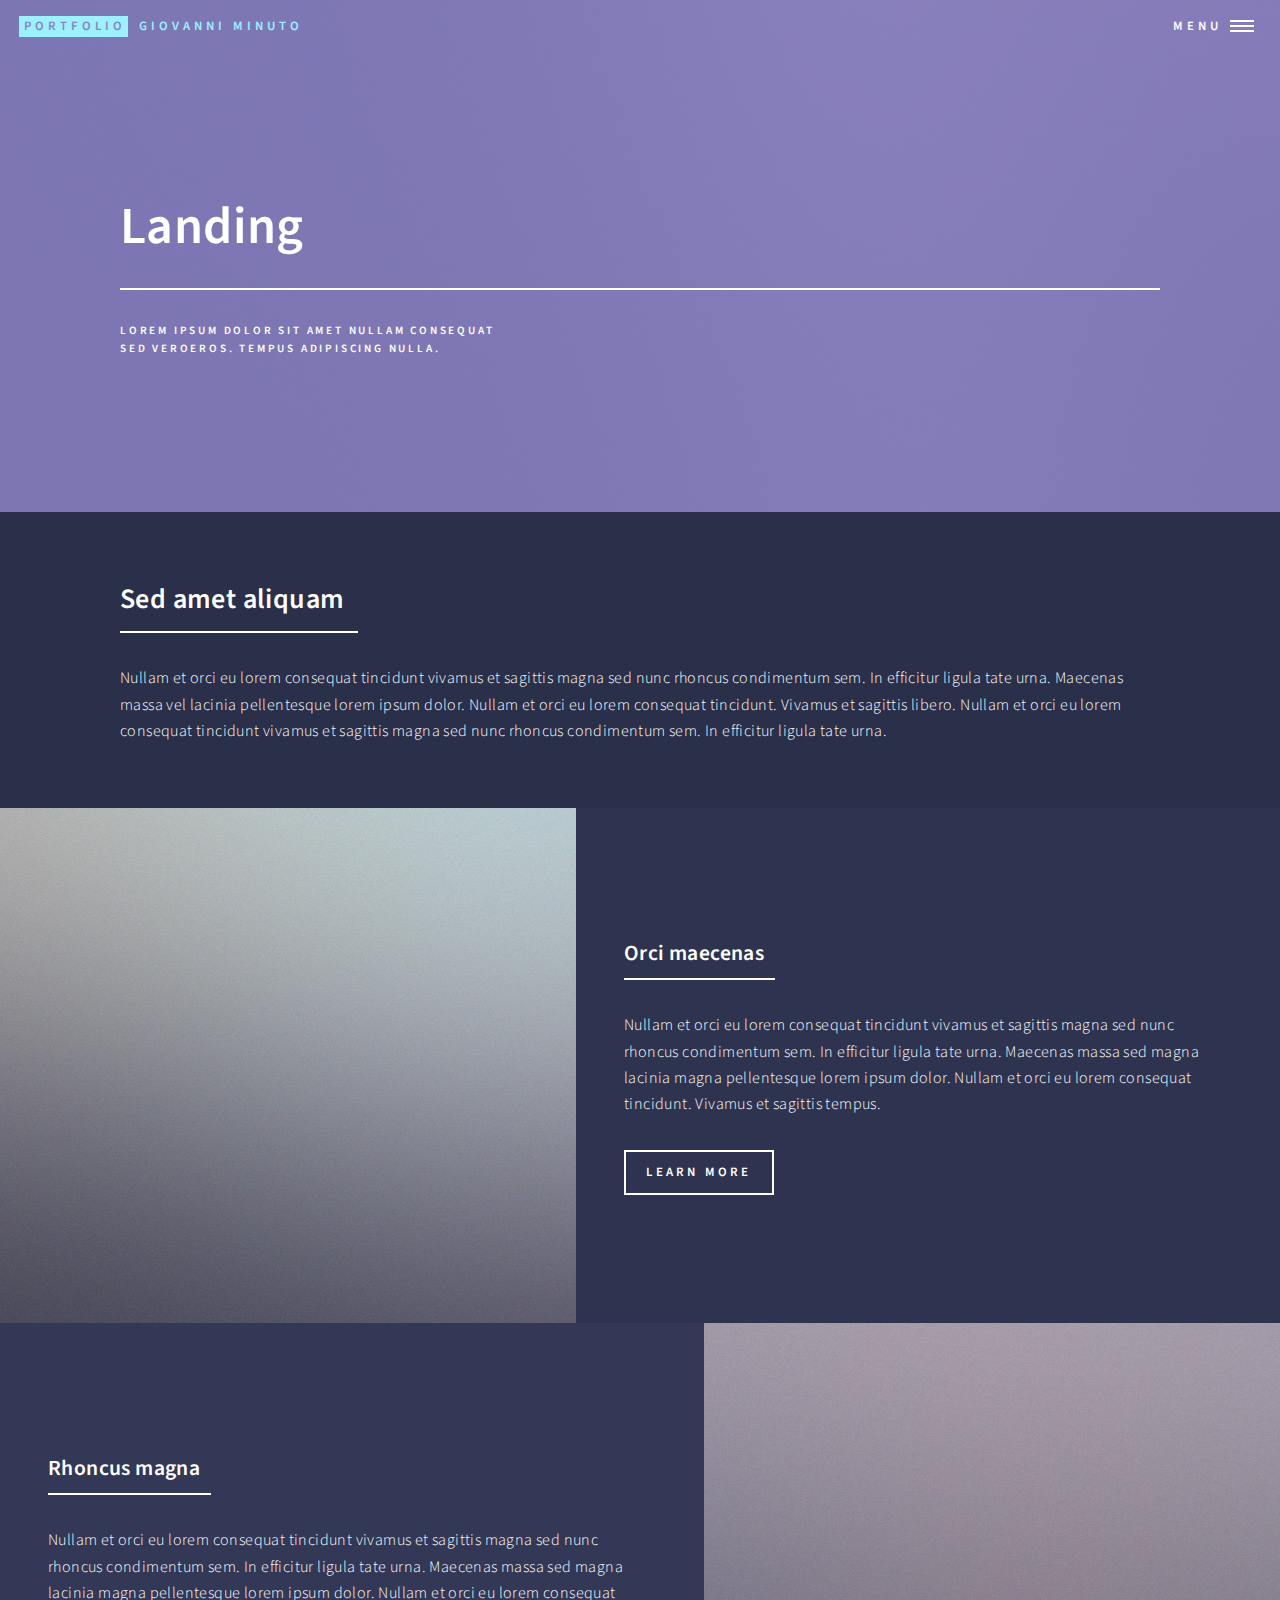
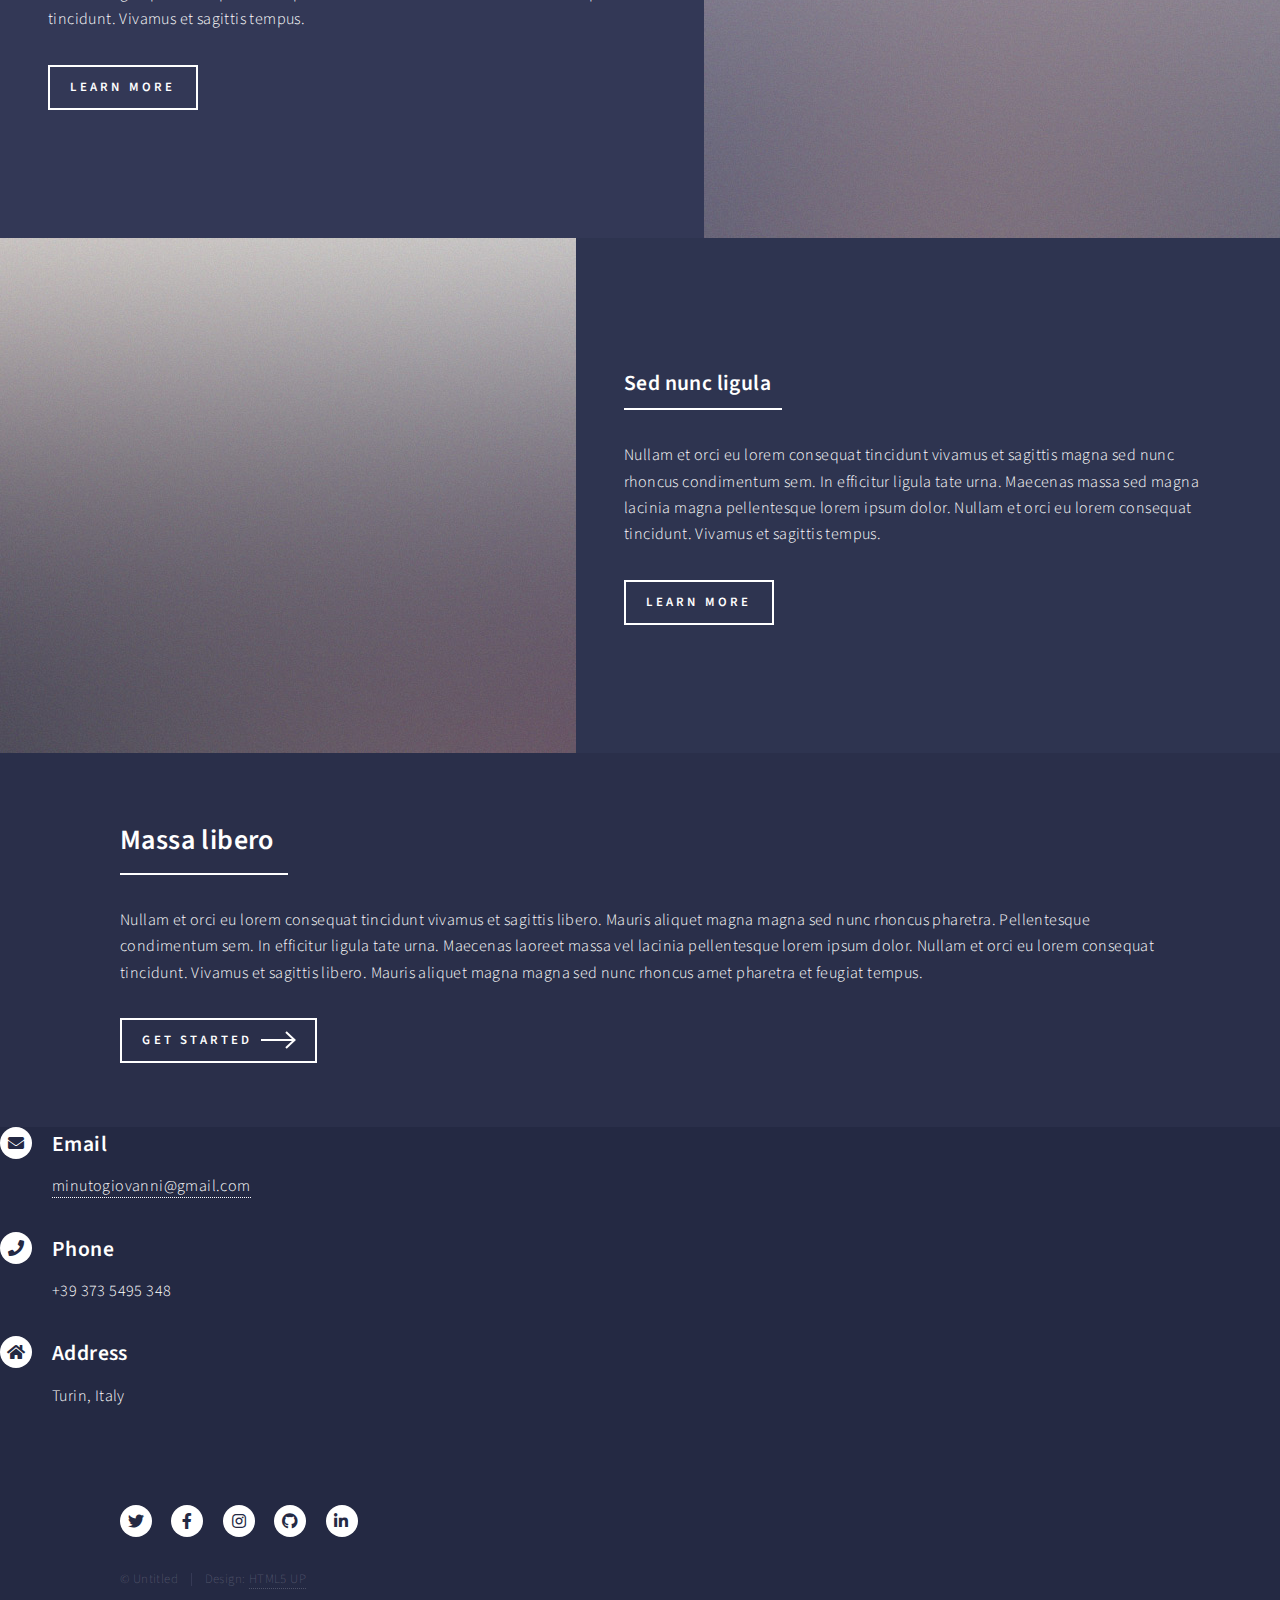
<file: work-experience.html>
<!DOCTYPE HTML>
<!--
	Giovanni Minuto – Portfolio
	html5up.net | @ajlkn
	Free for personal and commercial use under the CCA 3.0 license (html5up.net/license)
-->
<html>
	<head>
		<title>Landing - Giovanni Minuto – Portfolio</title>
		<meta charset="utf-8" />
		<meta name="viewport" content="width=device-width, initial-scale=1, user-scalable=no" />
		<link rel="stylesheet" href="assets/css/main.css" />
		<noscript><link rel="stylesheet" href="assets/css/noscript.css" /></noscript>
	</head>
	<body class="is-preload">

		<!-- Wrapper -->
			<div id="wrapper">

				<!-- Header -->
				<!-- Note: The "styleN" class below should match that of the banner element. -->
					<header id="header" class="alt style2">
						<a href="index.html" class="logo"><strong>Portfolio</strong> <span>Giovanni Minuto</span></a>
						<nav>
							<a href="#menu">Menu</a>
						</nav>
					</header>

				<!-- Menu -->
					<nav id="menu">
						<ul class="links">
							<li><a href="index.html">Home</a></li>
							<li><a href="work-experience.html">Work Experience</a></li>
							<li><a href="publications.html">Publications</a></li>
							<li><a href="university-experience.html">University Experience</a></li>
							<li><a href="conferences.html">Conferences & Schools</a></li>

						</ul>
						<ul class="actions stacked">
							<li><a href="assets/files/Giovanni_Minuto_CV.pdf" class="button primary fit" download>Download My CV</a></li>
							<li><a href="#" class="button fit">Get In Touch</a></li>
						</ul>
					</nav>

				<!-- Banner -->
				<!-- Note: The "styleN" class below should match that of the header element. -->
					<section id="banner" class="style2">
						<div class="inner">
							<span class="image">
								<img src="images/pic07.jpg" alt="" />
							</span>
							<header class="major">
								<h1>Landing</h1>
							</header>
							<div class="content">
								<p>Lorem ipsum dolor sit amet nullam consequat<br />
								sed veroeros. tempus adipiscing nulla.</p>
							</div>
						</div>
					</section>

				<!-- Main -->
					<div id="main">

						<!-- One -->
							<section id="one">
								<div class="inner">
									<header class="major">
										<h2>Sed amet aliquam</h2>
									</header>
									<p>Nullam et orci eu lorem consequat tincidunt vivamus et sagittis magna sed nunc rhoncus condimentum sem. In efficitur ligula tate urna. Maecenas massa vel lacinia pellentesque lorem ipsum dolor. Nullam et orci eu lorem consequat tincidunt. Vivamus et sagittis libero. Nullam et orci eu lorem consequat tincidunt vivamus et sagittis magna sed nunc rhoncus condimentum sem. In efficitur ligula tate urna.</p>
								</div>
							</section>

						<!-- Two -->
							<section id="two" class="spotlights">
								<section>
									<a href="generic.html" class="image">
										<img src="images/pic08.jpg" alt="" data-position="center center" />
									</a>
									<div class="content">
										<div class="inner">
											<header class="major">
												<h3>Orci maecenas</h3>
											</header>
											<p>Nullam et orci eu lorem consequat tincidunt vivamus et sagittis magna sed nunc rhoncus condimentum sem. In efficitur ligula tate urna. Maecenas massa sed magna lacinia magna pellentesque lorem ipsum dolor. Nullam et orci eu lorem consequat tincidunt. Vivamus et sagittis tempus.</p>
											<ul class="actions">
												<li><a href="generic.html" class="button">Learn more</a></li>
											</ul>
										</div>
									</div>
								</section>
								<section>
									<a href="generic.html" class="image">
										<img src="images/pic09.jpg" alt="" data-position="top center" />
									</a>
									<div class="content">
										<div class="inner">
											<header class="major">
												<h3>Rhoncus magna</h3>
											</header>
											<p>Nullam et orci eu lorem consequat tincidunt vivamus et sagittis magna sed nunc rhoncus condimentum sem. In efficitur ligula tate urna. Maecenas massa sed magna lacinia magna pellentesque lorem ipsum dolor. Nullam et orci eu lorem consequat tincidunt. Vivamus et sagittis tempus.</p>
											<ul class="actions">
												<li><a href="generic.html" class="button">Learn more</a></li>
											</ul>
										</div>
									</div>
								</section>
								<section>
									<a href="generic.html" class="image">
										<img src="images/pic10.jpg" alt="" data-position="25% 25%" />
									</a>
									<div class="content">
										<div class="inner">
											<header class="major">
												<h3>Sed nunc ligula</h3>
											</header>
											<p>Nullam et orci eu lorem consequat tincidunt vivamus et sagittis magna sed nunc rhoncus condimentum sem. In efficitur ligula tate urna. Maecenas massa sed magna lacinia magna pellentesque lorem ipsum dolor. Nullam et orci eu lorem consequat tincidunt. Vivamus et sagittis tempus.</p>
											<ul class="actions">
												<li><a href="generic.html" class="button">Learn more</a></li>
											</ul>
										</div>
									</div>
								</section>
							</section>

						<!-- Three -->
							<section id="three">
								<div class="inner">
									<header class="major">
										<h2>Massa libero</h2>
									</header>
									<p>Nullam et orci eu lorem consequat tincidunt vivamus et sagittis libero. Mauris aliquet magna magna sed nunc rhoncus pharetra. Pellentesque condimentum sem. In efficitur ligula tate urna. Maecenas laoreet massa vel lacinia pellentesque lorem ipsum dolor. Nullam et orci eu lorem consequat tincidunt. Vivamus et sagittis libero. Mauris aliquet magna magna sed nunc rhoncus amet pharetra et feugiat tempus.</p>
									<ul class="actions">
										<li><a href="generic.html" class="button next">Get Started</a></li>
									</ul>
								</div>
							</section>

					</div>

				<!-- Contact -->

					</section>

					<section>
						<div class="contact-method">
							<span class="icon solid alt fa-envelope"></span>
							<h3>Email</h3>
							<a href="mailto:minutogiovanni@gmail.com">minutogiovanni@gmail.com</a>
						</div>
					</section>
					
					<section>
						<div class="contact-method">
							<span class="icon solid alt fa-phone"></span>
							<h3>Phone</h3>
							<span>+39 373 5495 348</span>
						</div>
					</section>
					
					<section>
						<div class="contact-method">
							<span class="icon solid alt fa-home"></span>
							<h3>Address</h3>
							<span>Turin, Italy</span>
						</div>
					</section>	

				<!-- Footer -->
					<footer id="footer">
						<div class="inner">
							<ul class="icons">
								<li><a href="#" class="icon brands alt fa-twitter"><span class="label">Twitter</span></a></li>
								<li><a href="#" class="icon brands alt fa-facebook-f"><span class="label">Facebook</span></a></li>
								<li><a href="#" class="icon brands alt fa-instagram"><span class="label">Instagram</span></a></li>
								<li><a href="#" class="icon brands alt fa-github"><span class="label">GitHub</span></a></li>
								<li><a href="#" class="icon brands alt fa-linkedin-in"><span class="label">LinkedIn</span></a></li>
							</ul>
							<ul class="copyright">
								<li>&copy; Untitled</li><li>Design: <a href="https://html5up.net">HTML5 UP</a></li>
							</ul>
						</div>
					</footer>

			</div>

		<!-- Scripts -->
			<script src="assets/js/jquery.min.js"></script>
			<script src="assets/js/jquery.scrolly.min.js"></script>
			<script src="assets/js/jquery.scrollex.min.js"></script>
			<script src="assets/js/browser.min.js"></script>
			<script src="assets/js/breakpoints.min.js"></script>
			<script src="assets/js/util.js"></script>
			<script src="assets/js/main.js"></script>

	</body>
</html>
</file>
<file: assets/css/noscript.css>
/*
	Forty by HTML5 UP
	html5up.net | @ajlkn
	Free for personal and commercial use under the CCA 3.0 license (html5up.net/license)
*/

/* Banner */

	body.is-preload #banner:after {
		opacity: 0.85;
	}

	body.is-preload #banner > .inner {
		-moz-filter: none;
		-webkit-filter: none;
		-ms-filter: none;
		filter: none;
		-moz-transform: none;
		-webkit-transform: none;
		-ms-transform: none;
		transform: none;
		opacity: 1;
	}
</file>
<file: assets/css/main.css>
@import url(fontawesome-all.min.css);
@import url("https://fonts.googleapis.com/css?family=Source+Sans+Pro:300,300italic,600,600italic");

/*
	Forty by HTML5 UP
	html5up.net | @ajlkn
	Free for personal and commercial use under the CCA 3.0 license (html5up.net/license)
*/

html, body, div, span, applet, object,
iframe, h1, h2, h3, h4, h5, h6, p, blockquote,
pre, a, abbr, acronym, address, big, cite,
code, del, dfn, em, img, ins, kbd, q, s, samp,
small, strike, strong, sub, sup, tt, var, b,
u, i, center, dl, dt, dd, ol, ul, li, fieldset,
form, label, legend, table, caption, tbody,
tfoot, thead, tr, th, td, article, aside,
canvas, details, embed, figure, figcaption,
footer, header, hgroup, menu, nav, output, ruby,
section, summary, time, mark, audio, video {
	margin: 0;
	padding: 0;
	border: 0;
	font-size: 100%;
	font: inherit;
	vertical-align: baseline;}

article, aside, details, figcaption, figure,
footer, header, hgroup, menu, nav, section {
	display: block;}

body {
	line-height: 1;
}

ol, ul {
	list-style: none;
}

blockquote, q {
	quotes: none;
}

	blockquote:before, blockquote:after, q:before, q:after {
		content: '';
		content: none;
	}

table {
	border-collapse: collapse;
	border-spacing: 0;
}

body {
	-webkit-text-size-adjust: none;
}

mark {
	background-color: transparent;
	color: inherit;
}

input::-moz-focus-inner {
	border: 0;
	padding: 0;
}

input, select, textarea {
	-moz-appearance: none;
	-webkit-appearance: none;
	-ms-appearance: none;
	appearance: none;
}

/* Basic */

	@-ms-viewport {
		width: device-width;
	}

	body {
		-ms-overflow-style: scrollbar;
	}

	@media screen and (max-width: 480px) {

		html, body {
			min-width: 320px;
		}

	}

	html {
		box-sizing: border-box;
	}

	*, *:before, *:after {
		box-sizing: inherit;
	}

	body {
		background: #242943;
	}

		body.is-preload *, body.is-preload *:before, body.is-preload *:after {
			-moz-animation: none !important;
			-webkit-animation: none !important;
			-ms-animation: none !important;
			animation: none !important;
			-moz-transition: none !important;
			-webkit-transition: none !important;
			-ms-transition: none !important;
			transition: none !important;
		}

/* Type */

	body, input, select, textarea {
		color: #ffffff;
		font-family: "Source Sans Pro", Helvetica, sans-serif;
		font-size: 17pt;
		font-weight: 300;
		letter-spacing: 0.025em;
		line-height: 1.65;
	}

		@media screen and (max-width: 1680px) {

			body, input, select, textarea {
				font-size: 14pt;
			}

		}

		@media screen and (max-width: 1280px) {

			body, input, select, textarea {
				font-size: 12pt;
			}

		}

		@media screen and (max-width: 360px) {

			body, input, select, textarea {
				font-size: 11pt;
			}

		}

	a {
		-moz-transition: color 0.2s ease-in-out, border-bottom-color 0.2s ease-in-out;
		-webkit-transition: color 0.2s ease-in-out, border-bottom-color 0.2s ease-in-out;
		-ms-transition: color 0.2s ease-in-out, border-bottom-color 0.2s ease-in-out;
		transition: color 0.2s ease-in-out, border-bottom-color 0.2s ease-in-out;
		border-bottom: dotted 1px;
		color: inherit;
		text-decoration: none;
	}

		a:hover {
			border-bottom-color: transparent;
			color: #9bf1ff !important;
		}

		a:active {
			color: #53e3fb !important;
		}

	strong, b {
		color: #ffffff;
		font-weight: 600;
	}

	em, i {
		font-style: italic;
	}

	p {
		margin: 0 0 2em 0;
	}

	h1, h2, h3, h4, h5, h6 {
		color: #ffffff;
		font-weight: 600;
		line-height: 1.65;
		margin: 0 0 1em 0;
	}

		h1 a, h2 a, h3 a, h4 a, h5 a, h6 a {
			color: inherit;
			border-bottom: 0;
		}

	h1 {
		font-size: 2.5em;
	}

	h2 {
		font-size: 1.75em;
	}

	h3 {
		font-size: 1.35em;
	}

	h4 {
		font-size: 1.1em;
	}

	h5 {
		font-size: 0.9em;
	}

	h6 {
		font-size: 0.7em;
	}

	@media screen and (max-width: 736px) {

		h1 {
			font-size: 2em;
		}

		h2 {
			font-size: 1.5em;
		}

		h3 {
			font-size: 1.25em;
		}

	}

	sub {
		font-size: 0.8em;
		position: relative;
		top: 0.5em;
	}

	sup {
		font-size: 0.8em;
		position: relative;
		top: -0.5em;
	}

	blockquote {
		border-left: solid 4px rgba(212, 212, 255, 0.1);
		font-style: italic;
		margin: 0 0 2em 0;
		padding: 0.5em 0 0.5em 2em;
	}

	code {
		background: rgba(212, 212, 255, 0.035);
		font-family: "Courier New", monospace;
		font-size: 0.9em;
		margin: 0 0.25em;
		padding: 0.25em 0.65em;
	}

	pre {
		-webkit-overflow-scrolling: touch;
		font-family: "Courier New", monospace;
		font-size: 0.9em;
		margin: 0 0 2em 0;
	}

		pre code {
			display: block;
			line-height: 1.75;
			padding: 1em 1.5em;
			overflow-x: auto;
		}

	hr {
		border: 0;
		border-bottom: solid 1px rgba(212, 212, 255, 0.1);
		margin: 2em 0;
	}

		hr.major {
			margin: 3em 0;
		}

	.align-left {
		text-align: left;
	}

	.align-center {
		text-align: center;
	}

	.align-right {
		text-align: right;
	}

/* Row */

	.row {
		display: flex;
		flex-wrap: wrap;
		box-sizing: border-box;
		align-items: stretch;
	}

		.row > * {
			box-sizing: border-box;
		}

		.row.gtr-uniform > * > :last-child {
			margin-bottom: 0;
		}

		.row.aln-left {
			justify-content: flex-start;
		}

		.row.aln-center {
			justify-content: center;
		}

		.row.aln-right {
			justify-content: flex-end;
		}

		.row.aln-top {
			align-items: flex-start;
		}

		.row.aln-middle {
			align-items: center;
		}

		.row.aln-bottom {
			align-items: flex-end;
		}

		.row > .imp {
			order: -1;
		}

		.row > .col-1 {
			width: 8.33333%;
		}

		.row > .off-1 {
			margin-left: 8.33333%;
		}

		.row > .col-2 {
			width: 16.66667%;
		}

		.row > .off-2 {
			margin-left: 16.66667%;
		}

		.row > .col-3 {
			width: 25%;
		}

		.row > .off-3 {
			margin-left: 25%;
		}

		.row > .col-4 {
			width: 33.33333%;
		}

		.row > .off-4 {
			margin-left: 33.33333%;
		}

		.row > .col-5 {
			width: 41.66667%;
		}

		.row > .off-5 {
			margin-left: 41.66667%;
		}

		.row > .col-6 {
			width: 50%;
		}

		.row > .off-6 {
			margin-left: 50%;
		}

		.row > .col-7 {
			width: 58.33333%;
		}

		.row > .off-7 {
			margin-left: 58.33333%;
		}

		.row > .col-8 {
			width: 66.66667%;
		}

		.row > .off-8 {
			margin-left: 66.66667%;
		}

		.row > .col-9 {
			width: 75%;
		}

		.row > .off-9 {
			margin-left: 75%;
		}

		.row > .col-10 {
			width: 83.33333%;
		}

		.row > .off-10 {
			margin-left: 83.33333%;
		}

		.row > .col-11 {
			width: 91.66667%;
		}

		.row > .off-11 {
			margin-left: 91.66667%;
		}

		.row > .col-12 {
			width: 100%;
		}

		.row > .off-12 {
			margin-left: 100%;
		}

		.row.gtr-0 {
			margin-top: 0;
			margin-left: 0em;
		}

			.row.gtr-0 > * {
				padding: 0 0 0 0em;
			}

			.row.gtr-0.gtr-uniform {
				margin-top: 0em;
			}

				.row.gtr-0.gtr-uniform > * {
					padding-top: 0em;
				}

		.row.gtr-25 {
			margin-top: 0;
			margin-left: -0.5em;
		}

			.row.gtr-25 > * {
				padding: 0 0 0 0.5em;
			}

			.row.gtr-25.gtr-uniform {
				margin-top: -0.5em;
			}

				.row.gtr-25.gtr-uniform > * {
					padding-top: 0.5em;
				}

		.row.gtr-50 {
			margin-top: 0;
			margin-left: -1em;
		}

			.row.gtr-50 > * {
				padding: 0 0 0 1em;
			}

			.row.gtr-50.gtr-uniform {
				margin-top: -1em;
			}

				.row.gtr-50.gtr-uniform > * {
					padding-top: 1em;
				}

		.row {
			margin-top: 0;
			margin-left: -2em;
		}

			.row > * {
				padding: 0 0 0 2em;
			}

			.row.gtr-uniform {
				margin-top: -2em;
			}

				.row.gtr-uniform > * {
					padding-top: 2em;
				}

		.row.gtr-150 {
			margin-top: 0;
			margin-left: -3em;
		}

			.row.gtr-150 > * {
				padding: 0 0 0 3em;
			}

			.row.gtr-150.gtr-uniform {
				margin-top: -3em;
			}

				.row.gtr-150.gtr-uniform > * {
					padding-top: 3em;
				}

		.row.gtr-200 {
			margin-top: 0;
			margin-left: -4em;
		}

			.row.gtr-200 > * {
				padding: 0 0 0 4em;
			}

			.row.gtr-200.gtr-uniform {
				margin-top: -4em;
			}

				.row.gtr-200.gtr-uniform > * {
					padding-top: 4em;
				}

		@media screen and (max-width: 1680px) {

			.row {
				display: flex;
				flex-wrap: wrap;
				box-sizing: border-box;
				align-items: stretch;
			}

				.row > * {
					box-sizing: border-box;
				}

				.row.gtr-uniform > * > :last-child {
					margin-bottom: 0;
				}

				.row.aln-left {
					justify-content: flex-start;
				}

				.row.aln-center {
					justify-content: center;
				}

				.row.aln-right {
					justify-content: flex-end;
				}

				.row.aln-top {
					align-items: flex-start;
				}

				.row.aln-middle {
					align-items: center;
				}

				.row.aln-bottom {
					align-items: flex-end;
				}

				.row > .imp-xlarge {
					order: -1;
				}

				.row > .col-1-xlarge {
					width: 8.33333%;
				}

				.row > .off-1-xlarge {
					margin-left: 8.33333%;
				}

				.row > .col-2-xlarge {
					width: 16.66667%;
				}

				.row > .off-2-xlarge {
					margin-left: 16.66667%;
				}

				.row > .col-3-xlarge {
					width: 25%;
				}

				.row > .off-3-xlarge {
					margin-left: 25%;
				}

				.row > .col-4-xlarge {
					width: 33.33333%;
				}

				.row > .off-4-xlarge {
					margin-left: 33.33333%;
				}

				.row > .col-5-xlarge {
					width: 41.66667%;
				}

				.row > .off-5-xlarge {
					margin-left: 41.66667%;
				}

				.row > .col-6-xlarge {
					width: 50%;
				}

				.row > .off-6-xlarge {
					margin-left: 50%;
				}

				.row > .col-7-xlarge {
					width: 58.33333%;
				}

				.row > .off-7-xlarge {
					margin-left: 58.33333%;
				}

				.row > .col-8-xlarge {
					width: 66.66667%;
				}

				.row > .off-8-xlarge {
					margin-left: 66.66667%;
				}

				.row > .col-9-xlarge {
					width: 75%;
				}

				.row > .off-9-xlarge {
					margin-left: 75%;
				}

				.row > .col-10-xlarge {
					width: 83.33333%;
				}

				.row > .off-10-xlarge {
					margin-left: 83.33333%;
				}

				.row > .col-11-xlarge {
					width: 91.66667%;
				}

				.row > .off-11-xlarge {
					margin-left: 91.66667%;
				}

				.row > .col-12-xlarge {
					width: 100%;
				}

				.row > .off-12-xlarge {
					margin-left: 100%;
				}

				.row.gtr-0 {
					margin-top: 0;
					margin-left: 0em;
				}

					.row.gtr-0 > * {
						padding: 0 0 0 0em;
					}

					.row.gtr-0.gtr-uniform {
						margin-top: 0em;
					}

						.row.gtr-0.gtr-uniform > * {
							padding-top: 0em;
						}

				.row.gtr-25 {
					margin-top: 0;
					margin-left: -0.5em;
				}

					.row.gtr-25 > * {
						padding: 0 0 0 0.5em;
					}

					.row.gtr-25.gtr-uniform {
						margin-top: -0.5em;
					}

						.row.gtr-25.gtr-uniform > * {
							padding-top: 0.5em;
						}

				.row.gtr-50 {
					margin-top: 0;
					margin-left: -1em;
				}

					.row.gtr-50 > * {
						padding: 0 0 0 1em;
					}

					.row.gtr-50.gtr-uniform {
						margin-top: -1em;
					}

						.row.gtr-50.gtr-uniform > * {
							padding-top: 1em;
						}

				.row {
					margin-top: 0;
					margin-left: -2em;
				}

					.row > * {
						padding: 0 0 0 2em;
					}

					.row.gtr-uniform {
						margin-top: -2em;
					}

						.row.gtr-uniform > * {
							padding-top: 2em;
						}

				.row.gtr-150 {
					margin-top: 0;
					margin-left: -3em;
				}

					.row.gtr-150 > * {
						padding: 0 0 0 3em;
					}

					.row.gtr-150.gtr-uniform {
						margin-top: -3em;
					}

						.row.gtr-150.gtr-uniform > * {
							padding-top: 3em;
						}

				.row.gtr-200 {
					margin-top: 0;
					margin-left: -4em;
				}

					.row.gtr-200 > * {
						padding: 0 0 0 4em;
					}

					.row.gtr-200.gtr-uniform {
						margin-top: -4em;
					}

						.row.gtr-200.gtr-uniform > * {
							padding-top: 4em;
						}

		}

		@media screen and (max-width: 1280px) {

			.row {
				display: flex;
				flex-wrap: wrap;
				box-sizing: border-box;
				align-items: stretch;
			}

				.row > * {
					box-sizing: border-box;
				}

				.row.gtr-uniform > * > :last-child {
					margin-bottom: 0;
				}

				.row.aln-left {
					justify-content: flex-start;
				}

				.row.aln-center {
					justify-content: center;
				}

				.row.aln-right {
					justify-content: flex-end;
				}

				.row.aln-top {
					align-items: flex-start;
				}

				.row.aln-middle {
					align-items: center;
				}

				.row.aln-bottom {
					align-items: flex-end;
				}

				.row > .imp-large {
					order: -1;
				}

				.row > .col-1-large {
					width: 8.33333%;
				}

				.row > .off-1-large {
					margin-left: 8.33333%;
				}

				.row > .col-2-large {
					width: 16.66667%;
				}

				.row > .off-2-large {
					margin-left: 16.66667%;
				}

				.row > .col-3-large {
					width: 25%;
				}

				.row > .off-3-large {
					margin-left: 25%;
				}

				.row > .col-4-large {
					width: 33.33333%;
				}

				.row > .off-4-large {
					margin-left: 33.33333%;
				}

				.row > .col-5-large {
					width: 41.66667%;
				}

				.row > .off-5-large {
					margin-left: 41.66667%;
				}

				.row > .col-6-large {
					width: 50%;
				}

				.row > .off-6-large {
					margin-left: 50%;
				}

				.row > .col-7-large {
					width: 58.33333%;
				}

				.row > .off-7-large {
					margin-left: 58.33333%;
				}

				.row > .col-8-large {
					width: 66.66667%;
				}

				.row > .off-8-large {
					margin-left: 66.66667%;
				}

				.row > .col-9-large {
					width: 75%;
				}

				.row > .off-9-large {
					margin-left: 75%;
				}

				.row > .col-10-large {
					width: 83.33333%;
				}

				.row > .off-10-large {
					margin-left: 83.33333%;
				}

				.row > .col-11-large {
					width: 91.66667%;
				}

				.row > .off-11-large {
					margin-left: 91.66667%;
				}

				.row > .col-12-large {
					width: 100%;
				}

				.row > .off-12-large {
					margin-left: 100%;
				}

				.row.gtr-0 {
					margin-top: 0;
					margin-left: 0em;
				}

					.row.gtr-0 > * {
						padding: 0 0 0 0em;
					}

					.row.gtr-0.gtr-uniform {
						margin-top: 0em;
					}

						.row.gtr-0.gtr-uniform > * {
							padding-top: 0em;
						}

				.row.gtr-25 {
					margin-top: 0;
					margin-left: -0.375em;
				}

					.row.gtr-25 > * {
						padding: 0 0 0 0.375em;
					}

					.row.gtr-25.gtr-uniform {
						margin-top: -0.375em;
					}

						.row.gtr-25.gtr-uniform > * {
							padding-top: 0.375em;
						}

				.row.gtr-50 {
					margin-top: 0;
					margin-left: -0.75em;
				}

					.row.gtr-50 > * {
						padding: 0 0 0 0.75em;
					}

					.row.gtr-50.gtr-uniform {
						margin-top: -0.75em;
					}

						.row.gtr-50.gtr-uniform > * {
							padding-top: 0.75em;
						}

				.row {
					margin-top: 0;
					margin-left: -1.5em;
				}

					.row > * {
						padding: 0 0 0 1.5em;
					}

					.row.gtr-uniform {
						margin-top: -1.5em;
					}

						.row.gtr-uniform > * {
							padding-top: 1.5em;
						}

				.row.gtr-150 {
					margin-top: 0;
					margin-left: -2.25em;
				}

					.row.gtr-150 > * {
						padding: 0 0 0 2.25em;
					}

					.row.gtr-150.gtr-uniform {
						margin-top: -2.25em;
					}

						.row.gtr-150.gtr-uniform > * {
							padding-top: 2.25em;
						}

				.row.gtr-200 {
					margin-top: 0;
					margin-left: -3em;
				}

					.row.gtr-200 > * {
						padding: 0 0 0 3em;
					}

					.row.gtr-200.gtr-uniform {
						margin-top: -3em;
					}

						.row.gtr-200.gtr-uniform > * {
							padding-top: 3em;
						}

		}

		@media screen and (max-width: 980px) {

			.row {
				display: flex;
				flex-wrap: wrap;
				box-sizing: border-box;
				align-items: stretch;
			}

				.row > * {
					box-sizing: border-box;
				}

				.row.gtr-uniform > * > :last-child {
					margin-bottom: 0;
				}

				.row.aln-left {
					justify-content: flex-start;
				}

				.row.aln-center {
					justify-content: center;
				}

				.row.aln-right {
					justify-content: flex-end;
				}

				.row.aln-top {
					align-items: flex-start;
				}

				.row.aln-middle {
					align-items: center;
				}

				.row.aln-bottom {
					align-items: flex-end;
				}

				.row > .imp-medium {
					order: -1;
				}

				.row > .col-1-medium {
					width: 8.33333%;
				}

				.row > .off-1-medium {
					margin-left: 8.33333%;
				}

				.row > .col-2-medium {
					width: 16.66667%;
				}

				.row > .off-2-medium {
					margin-left: 16.66667%;
				}

				.row > .col-3-medium {
					width: 25%;
				}

				.row > .off-3-medium {
					margin-left: 25%;
				}

				.row > .col-4-medium {
					width: 33.33333%;
				}

				.row > .off-4-medium {
					margin-left: 33.33333%;
				}

				.row > .col-5-medium {
					width: 41.66667%;
				}

				.row > .off-5-medium {
					margin-left: 41.66667%;
				}

				.row > .col-6-medium {
					width: 50%;
				}

				.row > .off-6-medium {
					margin-left: 50%;
				}

				.row > .col-7-medium {
					width: 58.33333%;
				}

				.row > .off-7-medium {
					margin-left: 58.33333%;
				}

				.row > .col-8-medium {
					width: 66.66667%;
				}

				.row > .off-8-medium {
					margin-left: 66.66667%;
				}

				.row > .col-9-medium {
					width: 75%;
				}

				.row > .off-9-medium {
					margin-left: 75%;
				}

				.row > .col-10-medium {
					width: 83.33333%;
				}

				.row > .off-10-medium {
					margin-left: 83.33333%;
				}

				.row > .col-11-medium {
					width: 91.66667%;
				}

				.row > .off-11-medium {
					margin-left: 91.66667%;
				}

				.row > .col-12-medium {
					width: 100%;
				}

				.row > .off-12-medium {
					margin-left: 100%;
				}

				.row.gtr-0 {
					margin-top: 0;
					margin-left: 0em;
				}

					.row.gtr-0 > * {
						padding: 0 0 0 0em;
					}

					.row.gtr-0.gtr-uniform {
						margin-top: 0em;
					}

						.row.gtr-0.gtr-uniform > * {
							padding-top: 0em;
						}

				.row.gtr-25 {
					margin-top: 0;
					margin-left: -0.375em;
				}

					.row.gtr-25 > * {
						padding: 0 0 0 0.375em;
					}

					.row.gtr-25.gtr-uniform {
						margin-top: -0.375em;
					}

						.row.gtr-25.gtr-uniform > * {
							padding-top: 0.375em;
						}

				.row.gtr-50 {
					margin-top: 0;
					margin-left: -0.75em;
				}

					.row.gtr-50 > * {
						padding: 0 0 0 0.75em;
					}

					.row.gtr-50.gtr-uniform {
						margin-top: -0.75em;
					}

						.row.gtr-50.gtr-uniform > * {
							padding-top: 0.75em;
						}

				.row {
					margin-top: 0;
					margin-left: -1.5em;
				}

					.row > * {
						padding: 0 0 0 1.5em;
					}

					.row.gtr-uniform {
						margin-top: -1.5em;
					}

						.row.gtr-uniform > * {
							padding-top: 1.5em;
						}

				.row.gtr-150 {
					margin-top: 0;
					margin-left: -2.25em;
				}

					.row.gtr-150 > * {
						padding: 0 0 0 2.25em;
					}

					.row.gtr-150.gtr-uniform {
						margin-top: -2.25em;
					}

						.row.gtr-150.gtr-uniform > * {
							padding-top: 2.25em;
						}

				.row.gtr-200 {
					margin-top: 0;
					margin-left: -3em;
				}

					.row.gtr-200 > * {
						padding: 0 0 0 3em;
					}

					.row.gtr-200.gtr-uniform {
						margin-top: -3em;
					}

						.row.gtr-200.gtr-uniform > * {
							padding-top: 3em;
						}

		}

		@media screen and (max-width: 736px) {

			.row {
				display: flex;
				flex-wrap: wrap;
				box-sizing: border-box;
				align-items: stretch;
			}

				.row > * {
					box-sizing: border-box;
				}

				.row.gtr-uniform > * > :last-child {
					margin-bottom: 0;
				}

				.row.aln-left {
					justify-content: flex-start;
				}

				.row.aln-center {
					justify-content: center;
				}

				.row.aln-right {
					justify-content: flex-end;
				}

				.row.aln-top {
					align-items: flex-start;
				}

				.row.aln-middle {
					align-items: center;
				}

				.row.aln-bottom {
					align-items: flex-end;
				}

				.row > .imp-small {
					order: -1;
				}

				.row > .col-1-small {
					width: 8.33333%;
				}

				.row > .off-1-small {
					margin-left: 8.33333%;
				}

				.row > .col-2-small {
					width: 16.66667%;
				}

				.row > .off-2-small {
					margin-left: 16.66667%;
				}

				.row > .col-3-small {
					width: 25%;
				}

				.row > .off-3-small {
					margin-left: 25%;
				}

				.row > .col-4-small {
					width: 33.33333%;
				}

				.row > .off-4-small {
					margin-left: 33.33333%;
				}

				.row > .col-5-small {
					width: 41.66667%;
				}

				.row > .off-5-small {
					margin-left: 41.66667%;
				}

				.row > .col-6-small {
					width: 50%;
				}

				.row > .off-6-small {
					margin-left: 50%;
				}

				.row > .col-7-small {
					width: 58.33333%;
				}

				.row > .off-7-small {
					margin-left: 58.33333%;
				}

				.row > .col-8-small {
					width: 66.66667%;
				}

				.row > .off-8-small {
					margin-left: 66.66667%;
				}

				.row > .col-9-small {
					width: 75%;
				}

				.row > .off-9-small {
					margin-left: 75%;
				}

				.row > .col-10-small {
					width: 83.33333%;
				}

				.row > .off-10-small {
					margin-left: 83.33333%;
				}

				.row > .col-11-small {
					width: 91.66667%;
				}

				.row > .off-11-small {
					margin-left: 91.66667%;
				}

				.row > .col-12-small {
					width: 100%;
				}

				.row > .off-12-small {
					margin-left: 100%;
				}

				.row.gtr-0 {
					margin-top: 0;
					margin-left: 0em;
				}

					.row.gtr-0 > * {
						padding: 0 0 0 0em;
					}

					.row.gtr-0.gtr-uniform {
						margin-top: 0em;
					}

						.row.gtr-0.gtr-uniform > * {
							padding-top: 0em;
						}

				.row.gtr-25 {
					margin-top: 0;
					margin-left: -0.3125em;
				}

					.row.gtr-25 > * {
						padding: 0 0 0 0.3125em;
					}

					.row.gtr-25.gtr-uniform {
						margin-top: -0.3125em;
					}

						.row.gtr-25.gtr-uniform > * {
							padding-top: 0.3125em;
						}

				.row.gtr-50 {
					margin-top: 0;
					margin-left: -0.625em;
				}

					.row.gtr-50 > * {
						padding: 0 0 0 0.625em;
					}

					.row.gtr-50.gtr-uniform {
						margin-top: -0.625em;
					}

						.row.gtr-50.gtr-uniform > * {
							padding-top: 0.625em;
						}

				.row {
					margin-top: 0;
					margin-left: -1.25em;
				}

					.row > * {
						padding: 0 0 0 1.25em;
					}

					.row.gtr-uniform {
						margin-top: -1.25em;
					}

						.row.gtr-uniform > * {
							padding-top: 1.25em;
						}

				.row.gtr-150 {
					margin-top: 0;
					margin-left: -1.875em;
				}

					.row.gtr-150 > * {
						padding: 0 0 0 1.875em;
					}

					.row.gtr-150.gtr-uniform {
						margin-top: -1.875em;
					}

						.row.gtr-150.gtr-uniform > * {
							padding-top: 1.875em;
						}

				.row.gtr-200 {
					margin-top: 0;
					margin-left: -2.5em;
				}

					.row.gtr-200 > * {
						padding: 0 0 0 2.5em;
					}

					.row.gtr-200.gtr-uniform {
						margin-top: -2.5em;
					}

						.row.gtr-200.gtr-uniform > * {
							padding-top: 2.5em;
						}

		}

		@media screen and (max-width: 480px) {

			.row {
				display: flex;
				flex-wrap: wrap;
				box-sizing: border-box;
				align-items: stretch;
			}

				.row > * {
					box-sizing: border-box;
				}

				.row.gtr-uniform > * > :last-child {
					margin-bottom: 0;
				}

				.row.aln-left {
					justify-content: flex-start;
				}

				.row.aln-center {
					justify-content: center;
				}

				.row.aln-right {
					justify-content: flex-end;
				}

				.row.aln-top {
					align-items: flex-start;
				}

				.row.aln-middle {
					align-items: center;
				}

				.row.aln-bottom {
					align-items: flex-end;
				}

				.row > .imp-xsmall {
					order: -1;
				}

				.row > .col-1-xsmall {
					width: 8.33333%;
				}

				.row > .off-1-xsmall {
					margin-left: 8.33333%;
				}

				.row > .col-2-xsmall {
					width: 16.66667%;
				}

				.row > .off-2-xsmall {
					margin-left: 16.66667%;
				}

				.row > .col-3-xsmall {
					width: 25%;
				}

				.row > .off-3-xsmall {
					margin-left: 25%;
				}

				.row > .col-4-xsmall {
					width: 33.33333%;
				}

				.row > .off-4-xsmall {
					margin-left: 33.33333%;
				}

				.row > .col-5-xsmall {
					width: 41.66667%;
				}

				.row > .off-5-xsmall {
					margin-left: 41.66667%;
				}

				.row > .col-6-xsmall {
					width: 50%;
				}

				.row > .off-6-xsmall {
					margin-left: 50%;
				}

				.row > .col-7-xsmall {
					width: 58.33333%;
				}

				.row > .off-7-xsmall {
					margin-left: 58.33333%;
				}

				.row > .col-8-xsmall {
					width: 66.66667%;
				}

				.row > .off-8-xsmall {
					margin-left: 66.66667%;
				}

				.row > .col-9-xsmall {
					width: 75%;
				}

				.row > .off-9-xsmall {
					margin-left: 75%;
				}

				.row > .col-10-xsmall {
					width: 83.33333%;
				}

				.row > .off-10-xsmall {
					margin-left: 83.33333%;
				}

				.row > .col-11-xsmall {
					width: 91.66667%;
				}

				.row > .off-11-xsmall {
					margin-left: 91.66667%;
				}

				.row > .col-12-xsmall {
					width: 100%;
				}

				.row > .off-12-xsmall {
					margin-left: 100%;
				}

				.row.gtr-0 {
					margin-top: 0;
					margin-left: 0em;
				}

					.row.gtr-0 > * {
						padding: 0 0 0 0em;
					}

					.row.gtr-0.gtr-uniform {
						margin-top: 0em;
					}

						.row.gtr-0.gtr-uniform > * {
							padding-top: 0em;
						}

				.row.gtr-25 {
					margin-top: 0;
					margin-left: -0.3125em;
				}

					.row.gtr-25 > * {
						padding: 0 0 0 0.3125em;
					}

					.row.gtr-25.gtr-uniform {
						margin-top: -0.3125em;
					}

						.row.gtr-25.gtr-uniform > * {
							padding-top: 0.3125em;
						}

				.row.gtr-50 {
					margin-top: 0;
					margin-left: -0.625em;
				}

					.row.gtr-50 > * {
						padding: 0 0 0 0.625em;
					}

					.row.gtr-50.gtr-uniform {
						margin-top: -0.625em;
					}

						.row.gtr-50.gtr-uniform > * {
							padding-top: 0.625em;
						}

				.row {
					margin-top: 0;
					margin-left: -1.25em;
				}

					.row > * {
						padding: 0 0 0 1.25em;
					}

					.row.gtr-uniform {
						margin-top: -1.25em;
					}

						.row.gtr-uniform > * {
							padding-top: 1.25em;
						}

				.row.gtr-150 {
					margin-top: 0;
					margin-left: -1.875em;
				}

					.row.gtr-150 > * {
						padding: 0 0 0 1.875em;
					}

					.row.gtr-150.gtr-uniform {
						margin-top: -1.875em;
					}

						.row.gtr-150.gtr-uniform > * {
							padding-top: 1.875em;
						}

				.row.gtr-200 {
					margin-top: 0;
					margin-left: -2.5em;
				}

					.row.gtr-200 > * {
						padding: 0 0 0 2.5em;
					}

					.row.gtr-200.gtr-uniform {
						margin-top: -2.5em;
					}

						.row.gtr-200.gtr-uniform > * {
							padding-top: 2.5em;
						}

		}

/* Section/Article */

	section.special, article.special {
		text-align: center;
	}

	header.major {
		width: -moz-max-content;
		width: -webkit-max-content;
		width: -ms-max-content;
		width: max-content;
		margin-bottom: 2em;
	}

		header.major > :first-child {
			margin-bottom: 0;
			width: calc(100% + 0.5em);
		}

			header.major > :first-child:after {
				content: '';
				background-color: #ffffff;
				display: block;
				height: 2px;
				margin: 0.325em 0 0.5em 0;
				width: 100%;
			}

		header.major > p {
			font-size: 0.7em;
			font-weight: 600;
			letter-spacing: 0.25em;
			margin-bottom: 0;
			text-transform: uppercase;
		}

		body.is-ie header.major > :first-child:after {
			max-width: 9em;
		}

		body.is-ie header.major > h1:after {
			max-width: 100% !important;
		}

	@media screen and (max-width: 736px) {

		header.major > p br {
			display: none;
		}

	}

/* Form */

	form {
		margin: 0 0 2em 0;
	}

		form > :last-child {
			margin-bottom: 0;
		}

		form > .fields {
			display: -moz-flex;
			display: -webkit-flex;
			display: -ms-flex;
			display: flex;
			-moz-flex-wrap: wrap;
			-webkit-flex-wrap: wrap;
			-ms-flex-wrap: wrap;
			flex-wrap: wrap;
			width: calc(100% + 3em);
			margin: -1.5em 0 2em -1.5em;
		}

			form > .fields > .field {
				-moz-flex-grow: 0;
				-webkit-flex-grow: 0;
				-ms-flex-grow: 0;
				flex-grow: 0;
				-moz-flex-shrink: 0;
				-webkit-flex-shrink: 0;
				-ms-flex-shrink: 0;
				flex-shrink: 0;
				padding: 1.5em 0 0 1.5em;
				width: calc(100% - 1.5em);
			}

				form > .fields > .field.half {
					width: calc(50% - 0.75em);
				}

				form > .fields > .field.third {
					width: calc(100%/3 - 0.5em);
				}

				form > .fields > .field.quarter {
					width: calc(25% - 0.375em);
				}

		@media screen and (max-width: 480px) {

			form > .fields {
				width: calc(100% + 3em);
				margin: -1.5em 0 2em -1.5em;
			}

				form > .fields > .field {
					padding: 1.5em 0 0 1.5em;
					width: calc(100% - 1.5em);
				}

					form > .fields > .field.half {
						width: calc(100% - 1.5em);
					}

					form > .fields > .field.third {
						width: calc(100% - 1.5em);
					}

					form > .fields > .field.quarter {
						width: calc(100% - 1.5em);
					}

		}

	label {
		color: #ffffff;
		display: block;
		font-size: 0.8em;
		font-weight: 600;
		letter-spacing: 0.25em;
		margin: 0 0 1em 0;
		text-transform: uppercase;
	}

	input[type="text"],
	input[type="password"],
	input[type="email"],
	input[type="tel"],
	input[type="search"],
	input[type="url"],
	select,
	textarea {
		-moz-appearance: none;
		-webkit-appearance: none;
		-ms-appearance: none;
		appearance: none;
		background: rgba(212, 212, 255, 0.035);
		border: none;
		border-radius: 0;
		color: inherit;
		display: block;
		outline: 0;
		padding: 0 1em;
		text-decoration: none;
		width: 100%;
	}

		input[type="text"]:invalid,
		input[type="password"]:invalid,
		input[type="email"]:invalid,
		input[type="tel"]:invalid,
		input[type="search"]:invalid,
		input[type="url"]:invalid,
		select:invalid,
		textarea:invalid {
			box-shadow: none;
		}

		input[type="text"]:focus,
		input[type="password"]:focus,
		input[type="email"]:focus,
		input[type="tel"]:focus,
		input[type="search"]:focus,
		input[type="url"]:focus,
		select:focus,
		textarea:focus {
			border-color: #9bf1ff;
			box-shadow: 0 0 0 2px #9bf1ff;
		}

	select {
		background-image: url("data:image/svg+xml;charset=utf8,%3Csvg xmlns='http://www.w3.org/2000/svg' width='40' height='40' preserveAspectRatio='none' viewBox='0 0 40 40'%3E%3Cpath d='M9.4,12.3l10.4,10.4l10.4-10.4c0.2-0.2,0.5-0.4,0.9-0.4c0.3,0,0.6,0.1,0.9,0.4l3.3,3.3c0.2,0.2,0.4,0.5,0.4,0.9 c0,0.4-0.1,0.6-0.4,0.9L20.7,31.9c-0.2,0.2-0.5,0.4-0.9,0.4c-0.3,0-0.6-0.1-0.9-0.4L4.3,17.3c-0.2-0.2-0.4-0.5-0.4-0.9 c0-0.4,0.1-0.6,0.4-0.9l3.3-3.3c0.2-0.2,0.5-0.4,0.9-0.4S9.1,12.1,9.4,12.3z' fill='rgba(212, 212, 255, 0.1)' /%3E%3C/svg%3E");
		background-size: 1.25rem;
		background-repeat: no-repeat;
		background-position: calc(100% - 1rem) center;
		height: 2.75em;
		padding-right: 2.75em;
		text-overflow: ellipsis;
	}

		select option {
			color: #ffffff;
			background: #242943;
		}

		select:focus::-ms-value {
			background-color: transparent;
		}

		select::-ms-expand {
			display: none;
		}

	input[type="text"],
	input[type="password"],
	input[type="email"],
	input[type="tel"],
	input[type="search"],
	input[type="url"],
	select {
		height: 2.75em;
	}

	textarea {
		padding: 0.75em 1em;
	}

	input[type="checkbox"],
	input[type="radio"] {
		-moz-appearance: none;
		-webkit-appearance: none;
		-ms-appearance: none;
		appearance: none;
		display: block;
		float: left;
		margin-right: -2em;
		opacity: 0;
		width: 1em;
		z-index: -1;
	}

		input[type="checkbox"] + label,
		input[type="radio"] + label {
			text-decoration: none;
			color: #ffffff;
			cursor: pointer;
			display: inline-block;
			font-weight: 300;
			padding-left: 2.65em;
			padding-right: 0.75em;
			position: relative;
		}

			input[type="checkbox"] + label:before,
			input[type="radio"] + label:before {
				-moz-osx-font-smoothing: grayscale;
				-webkit-font-smoothing: antialiased;
				display: inline-block;
				font-style: normal;
				font-variant: normal;
				text-rendering: auto;
				line-height: 1;
				text-transform: none !important;
				font-family: 'Font Awesome 5 Free';
				font-weight: 900;
			}

			input[type="checkbox"] + label:before,
			input[type="radio"] + label:before {
				background: rgba(212, 212, 255, 0.035);
				content: '';
				display: inline-block;
				font-size: 0.8em;
				height: 2.0625em;
				left: 0;
				letter-spacing: 0;
				line-height: 2.0625em;
				position: absolute;
				text-align: center;
				top: 0;
				width: 2.0625em;
			}

		input[type="checkbox"]:checked + label:before,
		input[type="radio"]:checked + label:before {
			background: #ffffff;
			border-color: #9bf1ff;
			content: '\f00c';
			color: #242943;
		}

		input[type="checkbox"]:focus + label:before,
		input[type="radio"]:focus + label:before {
			box-shadow: 0 0 0 2px #9bf1ff;
		}

	input[type="radio"] + label:before {
		border-radius: 100%;
	}

	::-webkit-input-placeholder {
		color: rgba(244, 244, 255, 0.2) !important;
		opacity: 1.0;
	}

	:-moz-placeholder {
		color: rgba(244, 244, 255, 0.2) !important;
		opacity: 1.0;
	}

	::-moz-placeholder {
		color: rgba(244, 244, 255, 0.2) !important;
		opacity: 1.0;
	}

	:-ms-input-placeholder {
		color: rgba(244, 244, 255, 0.2) !important;
		opacity: 1.0;
	}

/* Box */

	.box {
		border: solid 1px rgba(212, 212, 255, 0.1);
		margin-bottom: 2em;
		padding: 1.5em;
	}

		.box > :last-child,
		.box > :last-child > :last-child,
		.box > :last-child > :last-child > :last-child {
			margin-bottom: 0;
		}

		.box.alt {
			border: 0;
			border-radius: 0;
			padding: 0;
		}

/* Icon */

	.icon {
		text-decoration: none;
		border-bottom: none;
		position: relative;
	}

		.icon:before {
			-moz-osx-font-smoothing: grayscale;
			-webkit-font-smoothing: antialiased;
			display: inline-block;
			font-style: normal;
			font-variant: normal;
			text-rendering: auto;
			line-height: 1;
			text-transform: none !important;
			font-family: 'Font Awesome 5 Free';
			font-weight: 400;
		}

		.icon > .label {
			display: none;
		}

		.icon:before {
			line-height: inherit;
		}

		.icon.solid:before {
			font-weight: 900;
		}

		.icon.brands:before {
			font-family: 'Font Awesome 5 Brands';
		}

		.icon.alt:before {
			background-color: #ffffff;
			border-radius: 100%;
			color: #242943;
			display: inline-block;
			height: 2em;
			line-height: 2em;
			text-align: center;
			width: 2em;
		}

	a.icon.alt:before {
		-moz-transition: background-color 0.2s ease-in-out;
		-webkit-transition: background-color 0.2s ease-in-out;
		-ms-transition: background-color 0.2s ease-in-out;
		transition: background-color 0.2s ease-in-out;
	}

	a.icon.alt:hover:before {
		background-color: #6fc3df;
	}

	a.icon.alt:active:before {
		background-color: #37a6cb;
	}

/* Image */

	.image {
		border: 0;
		display: inline-block;
		position: relative;
	}

		.image img {
			display: block;
		}

		.image.left, .image.right {
			max-width: 30%;
		}

			.image.left img, .image.right img {
				width: 100%;
			}

		.image.left {
			float: left;
			margin: 0 1.5em 1.25em 0;
			top: 0.25em;
		}

		.image.right {
			float: right;
			margin: 0 0 1.25em 1.5em;
			top: 0.25em;
		}

		.image.fit {
			display: block;
			margin: 0 0 2em 0;
			width: 100%;
		}

			.image.fit img {
				width: 100%;
			}

		.image.main {
			display: block;
			margin: 2.5em 0;
			width: 100%;
		}

			.image.main img {
				width: 100%;
			}

			@media screen and (max-width: 736px) {

				.image.main {
					margin: 1.5em 0;
				}

			}

/* List */

	ol {
		list-style: decimal;
		margin: 0 0 2em 0;
		padding-left: 1.25em;
	}

		ol li {
			padding-left: 0.25em;
		}

	ul {
		list-style: disc;
		margin: 0 0 2em 0;
		padding-left: 1em;
	}

		ul li {
			padding-left: 0.5em;
		}

		ul.alt {
			list-style: none;
			padding-left: 0;
		}

			ul.alt li {
				border-top: solid 1px rgba(212, 212, 255, 0.1);
				padding: 0.5em 0;
			}

				ul.alt li:first-child {
					border-top: 0;
					padding-top: 0;
				}

	dl {
		margin: 0 0 2em 0;
	}

		dl dt {
			display: block;
			font-weight: 600;
			margin: 0 0 1em 0;
		}

		dl dd {
			margin-left: 2em;
		}

/* Actions */

	ul.actions {
		display: -moz-flex;
		display: -webkit-flex;
		display: -ms-flex;
		display: flex;
		cursor: default;
		list-style: none;
		margin-left: -1em;
		padding-left: 0;
	}

		ul.actions li {
			padding: 0 0 0 1em;
			vertical-align: middle;
		}

		ul.actions.special {
			-moz-justify-content: center;
			-webkit-justify-content: center;
			-ms-justify-content: center;
			justify-content: center;
			width: 100%;
			margin-left: 0;
		}

			ul.actions.special li:first-child {
				padding-left: 0;
			}

		ul.actions.stacked {
			-moz-flex-direction: column;
			-webkit-flex-direction: column;
			-ms-flex-direction: column;
			flex-direction: column;
			margin-left: 0;
		}

			ul.actions.stacked li {
				padding: 1.3em 0 0 0;
			}

				ul.actions.stacked li:first-child {
					padding-top: 0;
				}

		ul.actions.fit {
			width: calc(100% + 1em);
		}

			ul.actions.fit li {
				-moz-flex-grow: 1;
				-webkit-flex-grow: 1;
				-ms-flex-grow: 1;
				flex-grow: 1;
				-moz-flex-shrink: 1;
				-webkit-flex-shrink: 1;
				-ms-flex-shrink: 1;
				flex-shrink: 1;
				width: 100%;
			}

				ul.actions.fit li > * {
					width: 100%;
				}

			ul.actions.fit.stacked {
				width: 100%;
			}

/* Icons */

	ul.icons {
		cursor: default;
		list-style: none;
		padding-left: 0;
	}

		ul.icons li {
			display: inline-block;
			padding: 0 1em 0 0;
		}

			ul.icons li:last-child {
				padding-right: 0;
			}

		@media screen and (max-width: 736px) {

			ul.icons li {
				padding: 0 0.75em 0 0;
			}

		}

/* Pagination */

	ul.pagination {
		cursor: default;
		list-style: none;
		padding-left: 0;
	}

		ul.pagination li {
			display: inline-block;
			padding-left: 0;
			vertical-align: middle;
		}

			ul.pagination li > .page {
				-moz-transition: background-color 0.2s ease-in-out, color 0.2s ease-in-out;
				-webkit-transition: background-color 0.2s ease-in-out, color 0.2s ease-in-out;
				-ms-transition: background-color 0.2s ease-in-out, color 0.2s ease-in-out;
				transition: background-color 0.2s ease-in-out, color 0.2s ease-in-out;
				border-bottom: 0;
				display: inline-block;
				font-size: 0.8em;
				font-weight: 600;
				height: 1.5em;
				line-height: 1.5em;
				margin: 0 0.125em;
				min-width: 1.5em;
				padding: 0 0.5em;
				text-align: center;
			}

				ul.pagination li > .page.active {
					background-color: #ffffff;
					color: #242943;
				}

					ul.pagination li > .page.active:hover {
						background-color: #9bf1ff;
						color: #242943 !important;
					}

					ul.pagination li > .page.active:active {
						background-color: #53e3fb;
					}

			ul.pagination li:first-child {
				padding-right: 0.75em;
			}

			ul.pagination li:last-child {
				padding-left: 0.75em;
			}

		@media screen and (max-width: 480px) {

			ul.pagination li:nth-child(n+2):nth-last-child(n+2) {
				display: none;
			}

			ul.pagination li:first-child {
				padding-right: 0;
			}

		}

/* Table */

	.table-wrapper {
		-webkit-overflow-scrolling: touch;
		overflow-x: auto;
	}

	table {
		margin: 0 0 2em 0;
		width: 100%;
	}

		table tbody tr {
			border: solid 1px rgba(212, 212, 255, 0.1);
			border-left: 0;
			border-right: 0;
		}

			table tbody tr:nth-child(2n + 1) {
				background-color: rgba(212, 212, 255, 0.035);
			}

		table td {
			padding: 0.75em 0.75em;
		}

		table th {
			color: #ffffff;
			font-size: 0.9em;
			font-weight: 600;
			padding: 0 0.75em 0.75em 0.75em;
			text-align: left;
		}

		table thead {
			border-bottom: solid 2px rgba(212, 212, 255, 0.1);
		}

		table tfoot {
			border-top: solid 2px rgba(212, 212, 255, 0.1);
		}

		table.alt {
			border-collapse: separate;
		}

			table.alt tbody tr td {
				border: solid 1px rgba(212, 212, 255, 0.1);
				border-left-width: 0;
				border-top-width: 0;
			}

				table.alt tbody tr td:first-child {
					border-left-width: 1px;
				}

			table.alt tbody tr:first-child td {
				border-top-width: 1px;
			}

			table.alt thead {
				border-bottom: 0;
			}

			table.alt tfoot {
				border-top: 0;
			}

/* Button */

	input[type="submit"],
	input[type="reset"],
	input[type="button"],
	button,
	.button {
		-moz-appearance: none;
		-webkit-appearance: none;
		-ms-appearance: none;
		appearance: none;
		-moz-transition: background-color 0.2s ease-in-out, box-shadow 0.2s ease-in-out, color 0.2s ease-in-out;
		-webkit-transition: background-color 0.2s ease-in-out, box-shadow 0.2s ease-in-out, color 0.2s ease-in-out;
		-ms-transition: background-color 0.2s ease-in-out, box-shadow 0.2s ease-in-out, color 0.2s ease-in-out;
		transition: background-color 0.2s ease-in-out, box-shadow 0.2s ease-in-out, color 0.2s ease-in-out;
		background-color: transparent;
		border: 0;
		border-radius: 0;
		box-shadow: inset 0 0 0 2px #ffffff;
		color: #ffffff;
		cursor: pointer;
		display: inline-block;
		font-size: 0.8em;
		font-weight: 600;
		height: 3.5em;
		letter-spacing: 0.25em;
		line-height: 3.5em;
		padding: 0 1.75em;
		text-align: center;
		text-decoration: none;
		text-transform: uppercase;
		white-space: nowrap;
	}

		input[type="submit"]:hover, input[type="submit"]:active,
		input[type="reset"]:hover,
		input[type="reset"]:active,
		input[type="button"]:hover,
		input[type="button"]:active,
		button:hover,
		button:active,
		.button:hover,
		.button:active {
			box-shadow: inset 0 0 0 2px #9bf1ff;
			color: #9bf1ff;
		}

		input[type="submit"]:active,
		input[type="reset"]:active,
		input[type="button"]:active,
		button:active,
		.button:active {
			background-color: rgba(155, 241, 255, 0.1);
			box-shadow: inset 0 0 0 2px #53e3fb;
			color: #53e3fb;
		}

		input[type="submit"].icon:before,
		input[type="reset"].icon:before,
		input[type="button"].icon:before,
		button.icon:before,
		.button.icon:before {
			margin-right: 0.5em;
		}

		input[type="submit"].fit,
		input[type="reset"].fit,
		input[type="button"].fit,
		button.fit,
		.button.fit {
			width: 100%;
		}

		input[type="submit"].small,
		input[type="reset"].small,
		input[type="button"].small,
		button.small,
		.button.small {
			font-size: 0.6em;
		}

		input[type="submit"].large,
		input[type="reset"].large,
		input[type="button"].large,
		button.large,
		.button.large {
			font-size: 1.25em;
			height: 3em;
			line-height: 3em;
		}

		input[type="submit"].next,
		input[type="reset"].next,
		input[type="button"].next,
		button.next,
		.button.next {
			padding-right: 4.5em;
			position: relative;
		}

			input[type="submit"].next:before, input[type="submit"].next:after,
			input[type="reset"].next:before,
			input[type="reset"].next:after,
			input[type="button"].next:before,
			input[type="button"].next:after,
			button.next:before,
			button.next:after,
			.button.next:before,
			.button.next:after {
				-moz-transition: opacity 0.2s ease-in-out;
				-webkit-transition: opacity 0.2s ease-in-out;
				-ms-transition: opacity 0.2s ease-in-out;
				transition: opacity 0.2s ease-in-out;
				background-position: center right;
				background-repeat: no-repeat;
				background-size: 36px 24px;
				content: '';
				display: block;
				height: 100%;
				position: absolute;
				right: 1.5em;
				top: 0;
				vertical-align: middle;
				width: 36px;
			}

			input[type="submit"].next:before,
			input[type="reset"].next:before,
			input[type="button"].next:before,
			button.next:before,
			.button.next:before {
				background-image: url("data:image/svg+xml;charset=utf8,%3Csvg xmlns='http://www.w3.org/2000/svg' xmlns:xlink='http://www.w3.org/1999/xlink' width='36px' height='24px' viewBox='0 0 36 24' zoomAndPan='disable'%3E%3Cstyle%3Eline %7B stroke: %23ffffff%3B stroke-width: 2px%3B %7D%3C/style%3E%3Cline x1='0' y1='12' x2='34' y2='12' /%3E%3Cline x1='25' y1='4' x2='34' y2='12.5' /%3E%3Cline x1='25' y1='20' x2='34' y2='11.5' /%3E%3C/svg%3E");
			}

			input[type="submit"].next:after,
			input[type="reset"].next:after,
			input[type="button"].next:after,
			button.next:after,
			.button.next:after {
				background-image: url("data:image/svg+xml;charset=utf8,%3Csvg xmlns='http://www.w3.org/2000/svg' xmlns:xlink='http://www.w3.org/1999/xlink' width='36px' height='24px' viewBox='0 0 36 24' zoomAndPan='disable'%3E%3Cstyle%3Eline %7B stroke: %239bf1ff%3B stroke-width: 2px%3B %7D%3C/style%3E%3Cline x1='0' y1='12' x2='34' y2='12' /%3E%3Cline x1='25' y1='4' x2='34' y2='12.5' /%3E%3Cline x1='25' y1='20' x2='34' y2='11.5' /%3E%3C/svg%3E");
				opacity: 0;
				z-index: 1;
			}

			input[type="submit"].next:hover:after, input[type="submit"].next:active:after,
			input[type="reset"].next:hover:after,
			input[type="reset"].next:active:after,
			input[type="button"].next:hover:after,
			input[type="button"].next:active:after,
			button.next:hover:after,
			button.next:active:after,
			.button.next:hover:after,
			.button.next:active:after {
				opacity: 1;
			}

			@media screen and (max-width: 1280px) {

				input[type="submit"].next,
				input[type="reset"].next,
				input[type="button"].next,
				button.next,
				.button.next {
					padding-right: 5em;
				}

			}

		input[type="submit"].primary,
		input[type="reset"].primary,
		input[type="button"].primary,
		button.primary,
		.button.primary {
			background-color: #ffffff;
			box-shadow: none;
			color: #242943;
		}

			input[type="submit"].primary:hover, input[type="submit"].primary:active,
			input[type="reset"].primary:hover,
			input[type="reset"].primary:active,
			input[type="button"].primary:hover,
			input[type="button"].primary:active,
			button.primary:hover,
			button.primary:active,
			.button.primary:hover,
			.button.primary:active {
				background-color: #9bf1ff;
				color: #242943 !important;
			}

			input[type="submit"].primary:active,
			input[type="reset"].primary:active,
			input[type="button"].primary:active,
			button.primary:active,
			.button.primary:active {
				background-color: #53e3fb;
			}

		input[type="submit"].disabled, input[type="submit"]:disabled,
		input[type="reset"].disabled,
		input[type="reset"]:disabled,
		input[type="button"].disabled,
		input[type="button"]:disabled,
		button.disabled,
		button:disabled,
		.button.disabled,
		.button:disabled {
			pointer-events: none;
			cursor: default;
			opacity: 0.25;
		}

/* Tiles */

	.tiles {
		display: -moz-flex;
		display: -webkit-flex;
		display: -ms-flex;
		display: flex;
		-moz-flex-wrap: wrap;
		-webkit-flex-wrap: wrap;
		-ms-flex-wrap: wrap;
		flex-wrap: wrap;
		border-top: 0 !important;
	}

		.tiles + * {
			border-top: 0 !important;
		}

		.tiles article {
			-moz-align-items: center;
			-webkit-align-items: center;
			-ms-align-items: center;
			align-items: center;
			display: -moz-flex;
			display: -webkit-flex;
			display: -ms-flex;
			display: flex;
			-moz-transition: -moz-transform 0.25s ease, opacity 0.25s ease, -moz-filter 1s ease, -webkit-filter 1s ease;
			-webkit-transition: -webkit-transform 0.25s ease, opacity 0.25s ease, -webkit-filter 1s ease, -webkit-filter 1s ease;
			-ms-transition: -ms-transform 0.25s ease, opacity 0.25s ease, -ms-filter 1s ease, -webkit-filter 1s ease;
			transition: transform 0.25s ease, opacity 0.25s ease, filter 1s ease, -webkit-filter 1s ease;
			padding: 4em 4em 2em 4em ;
			background-position: center;
			background-repeat: no-repeat;
			background-size: cover;
			cursor: default;
			height: 40vh;
			max-height: 40em;
			min-height: 23em;
			overflow: hidden;
			position: relative;
			width: 40%;
		}

			.tiles article .image {
				display: none;
			}

			.tiles article header {
				position: relative;
				z-index: 3;
			}

			.tiles article h3 {
				font-size: 1.75em;
			}

				.tiles article h3 a:hover {
					color: inherit !important;
				}

			.tiles article .link.primary {
				border: 0;
				height: 100%;
				left: 0;
				position: absolute;
				top: 0;
				width: 100%;
				z-index: 4;
			}

			.tiles article:before {
				-moz-transition: opacity 0.5s ease;
				-webkit-transition: opacity 0.5s ease;
				-ms-transition: opacity 0.5s ease;
				transition: opacity 0.5s ease;
				bottom: 0;
				content: '';
				display: block;
				height: 100%;
				left: 0;
				opacity: 0.85;
				position: absolute;
				width: 100%;
				z-index: 2;
			}

			.tiles article:after {
				background-color: rgba(36, 41, 67, 0.25);
				content: '';
				display: block;
				height: 100%;
				left: 0;
				position: absolute;
				top: 0;
				width: 100%;
				z-index: 1;
			}

			.tiles article:hover:before {
				opacity: 0;
			}

			.tiles article.is-transitioning {
				-moz-transform: scale(0.95);
				-webkit-transform: scale(0.95);
				-ms-transform: scale(0.95);
				transform: scale(0.95);
				-moz-filter: blur(0.5em);
				-webkit-filter: blur(0.5em);
				-ms-filter: blur(0.5em);
				filter: blur(0.5em);
				opacity: 0;
			}

			.tiles article:nth-child(4n - 1), .tiles article:nth-child(4n - 2) {
				width: 60%;
			}

			.tiles article:nth-child(6n - 5):before {
				background-color: #6fc3df;
			}

			.tiles article:nth-child(6n - 4):before {
				background-color: #8d82c4;
			}

			.tiles article:nth-child(6n - 3):before {
				background-color: #ec8d81;
			}

			.tiles article:nth-child(6n - 2):before {
				background-color: #e7b788;
			}

			.tiles article:nth-child(6n - 1):before {
				background-color: #8ea9e8;
			}

			.tiles article:nth-child(6n):before {
				background-color: #87c5a4;
			}

		@media screen and (max-width: 1280px) {

			.tiles article {
				padding: 4em 3em 2em 3em ;
				height: 30vh;
				max-height: 30em;
				min-height: 20em;
			}

		}

		@media screen and (max-width: 980px) {

			.tiles article {
				width: 50% !important;
			}

		}

		@media screen and (max-width: 736px) {

			.tiles article {
				padding: 3em 1.5em 1em 1.5em ;
				height: 16em;
				max-height: none;
				min-height: 0;
			}

				.tiles article h3 {
					font-size: 1.5em;
				}

		}

		@media screen and (max-width: 480px) {

			.tiles {
				display: block;
			}

				.tiles article {
					height: 20em;
					width: 100% !important;
				}

		}

/* Contact Method */

	.contact-method {
		margin: 0 0 2em 0;
		padding-left: 3.25em;
		position: relative;
	}

		.contact-method .icon {
			left: 0;
			position: absolute;
			top: 0;
		}

		.contact-method h3 {
			margin: 0 0 0.5em 0;
		}

/* Spotlights */

	.spotlights {
		border-top: 0 !important;
	}

		.spotlights + * {
			border-top: 0 !important;
		}

		.spotlights > section {
			display: -moz-flex;
			display: -webkit-flex;
			display: -ms-flex;
			display: flex;
			-moz-flex-direction: row;
			-webkit-flex-direction: row;
			-ms-flex-direction: row;
			flex-direction: row;
			background-color: #2e3450;
		}

			.spotlights > section > .image {
				background-position: center center;
				background-size: cover;
				border-radius: 0;
				display: block;
				position: relative;
				width: 30%;
			}

				.spotlights > section > .image img {
					border-radius: 0;
					display: block;
					width: 100%;
				}

				.spotlights > section > .image:before {
					background: rgba(36, 41, 67, 0.9);
					content: '';
					display: block;
					height: 100%;
					left: 0;
					opacity: 0;
					position: absolute;
					top: 0;
					width: 100%;
				}

			.spotlights > section > .content {
				display: -moz-flex;
				display: -webkit-flex;
				display: -ms-flex;
				display: flex;
				-moz-flex-direction: column;
				-webkit-flex-direction: column;
				-ms-flex-direction: column;
				flex-direction: column;
				-moz-justify-content: center;
				-webkit-justify-content: center;
				-ms-justify-content: center;
				justify-content: center;
				-moz-align-items: center;
				-webkit-align-items: center;
				-ms-align-items: center;
				align-items: center;
				padding: 2em 3em 0.1em 3em ;
				width: 70%;
			}

				.spotlights > section > .content > .inner {
					margin: 0 auto;
					max-width: 100%;
					width: 65em;
				}

			.spotlights > section:nth-child(2n) {
				-moz-flex-direction: row-reverse;
				-webkit-flex-direction: row-reverse;
				-ms-flex-direction: row-reverse;
				flex-direction: row-reverse;
				background-color: #333856;
			}

				.spotlights > section:nth-child(2n) > .content {
					-moz-align-items: -moz-flex-end;
					-webkit-align-items: -webkit-flex-end;
					-ms-align-items: -ms-flex-end;
					align-items: flex-end;
				}

		@media screen and (max-width: 1680px) {

			.spotlights > section > .image {
				width: 40%;
			}

			.spotlights > section > .content {
				width: 60%;
			}

		}

		@media screen and (max-width: 1280px) {

			.spotlights > section > .image {
				width: 45%;
			}

			.spotlights > section > .content {
				width: 55%;
			}

		}

		@media screen and (max-width: 980px) {

			.spotlights > section {
				display: block;
			}

				.spotlights > section > .image {
					width: 100%;
				}

				.spotlights > section > .content {
					padding: 4em 3em 2em 3em ;
					width: 100%;
				}

		}

		@media screen and (max-width: 736px) {

			.spotlights > section > .content {
				padding: 3em 1.5em 1em 1.5em ;
			}

		}

/* Header */

	@-moz-keyframes reveal-header {
		0% {
			top: -4em;
			opacity: 0;
		}

		100% {
			top: 0;
			opacity: 1;
		}
	}

	@-webkit-keyframes reveal-header {
		0% {
			top: -4em;
			opacity: 0;
		}

		100% {
			top: 0;
			opacity: 1;
		}
	}

	@-ms-keyframes reveal-header {
		0% {
			top: -4em;
			opacity: 0;
		}

		100% {
			top: 0;
			opacity: 1;
		}
	}

	@keyframes reveal-header {
		0% {
			top: -4em;
			opacity: 0;
		}

		100% {
			top: 0;
			opacity: 1;
		}
	}

	#header {
		display: -moz-flex;
		display: -webkit-flex;
		display: -ms-flex;
		display: flex;
		background-color: #2a2f4a;
		box-shadow: 0 0 0.25em 0 rgba(0, 0, 0, 0.15);
		cursor: default;
		font-weight: 600;
		height: 3.25em;
		left: 0;
		letter-spacing: 0.25em;
		line-height: 3.25em;
		margin: 0;
		position: fixed;
		text-transform: uppercase;
		top: 0;
		width: 100%;
		z-index: 10000;
	}

		#header .logo {
			border: 0;
			display: inline-block;
			font-size: 0.8em;
			height: inherit;
			line-height: inherit;
			padding: 0 1.5em;
		}

			#header .logo strong {
				-moz-transition: background-color 0.2s ease-in-out, color 0.2s ease-in-out;
				-webkit-transition: background-color 0.2s ease-in-out, color 0.2s ease-in-out;
				-ms-transition: background-color 0.2s ease-in-out, color 0.2s ease-in-out;
				transition: background-color 0.2s ease-in-out, color 0.2s ease-in-out;
				background-color: #ffffff;
				color: #242943;
				display: inline-block;
				line-height: 1.65em;
				margin-right: 0.325em;
				padding: 0 0.125em 0 0.375em;
			}

			#header .logo:hover strong {
				background-color: #9bf1ff;
			}

			#header .logo:active strong {
				background-color: #53e3fb;
			}

		#header nav {
			display: -moz-flex;
			display: -webkit-flex;
			display: -ms-flex;
			display: flex;
			-moz-justify-content: -moz-flex-end;
			-webkit-justify-content: -webkit-flex-end;
			-ms-justify-content: -ms-flex-end;
			justify-content: flex-end;
			-moz-flex-grow: 1;
			-webkit-flex-grow: 1;
			-ms-flex-grow: 1;
			flex-grow: 1;
			height: inherit;
			line-height: inherit;
		}

			#header nav a {
				border: 0;
				display: block;
				font-size: 0.8em;
				height: inherit;
				line-height: inherit;
				padding: 0 0.75em;
				position: relative;
				vertical-align: middle;
			}

				#header nav a:last-child {
					padding-right: 1.5em;
				}

				#header nav a[href="#menu"] {
					padding-right: 3.325em !important;
				}

					#header nav a[href="#menu"]:before, #header nav a[href="#menu"]:after {
						background-image: url("data:image/svg+xml;charset=utf8,%3Csvg xmlns='http://www.w3.org/2000/svg' width='24' height='32' viewBox='0 0 24 32' preserveAspectRatio='none'%3E%3Cstyle%3Eline %7B stroke-width: 2px%3B stroke: %23ffffff%3B %7D%3C/style%3E%3Cline x1='0' y1='11' x2='24' y2='11' /%3E%3Cline x1='0' y1='21' x2='24' y2='21' /%3E%3Cline x1='0' y1='16' x2='24' y2='16' /%3E%3C/svg%3E");
						background-position: center;
						background-repeat: no-repeat;
						background-size: 24px 32px;
						content: '';
						display: block;
						height: 100%;
						position: absolute;
						right: 1.5em;
						top: 0;
						vertical-align: middle;
						width: 24px;
					}

					#header nav a[href="#menu"]:after {
						-moz-transition: opacity 0.2s ease-in-out;
						-webkit-transition: opacity 0.2s ease-in-out;
						-ms-transition: opacity 0.2s ease-in-out;
						transition: opacity 0.2s ease-in-out;
						background-image: url("data:image/svg+xml;charset=utf8,%3Csvg xmlns='http://www.w3.org/2000/svg' width='24' height='32' viewBox='0 0 24 32' preserveAspectRatio='none'%3E%3Cstyle%3Eline %7B stroke-width: 2px%3B stroke: %239bf1ff%3B %7D%3C/style%3E%3Cline x1='0' y1='11' x2='24' y2='11' /%3E%3Cline x1='0' y1='21' x2='24' y2='21' /%3E%3Cline x1='0' y1='16' x2='24' y2='16' /%3E%3C/svg%3E");
						opacity: 0;
						z-index: 1;
					}

					#header nav a[href="#menu"]:hover:after, #header nav a[href="#menu"]:active:after {
						opacity: 1;
					}

					#header nav a[href="#menu"]:last-child {
						padding-right: 3.875em !important;
					}

						#header nav a[href="#menu"]:last-child:before, #header nav a[href="#menu"]:last-child:after {
							right: 2em;
						}

		#header.reveal {
			-moz-animation: reveal-header 0.35s ease;
			-webkit-animation: reveal-header 0.35s ease;
			-ms-animation: reveal-header 0.35s ease;
			animation: reveal-header 0.35s ease;
		}

		#header.alt {
			-moz-transition: opacity 2.5s ease;
			-webkit-transition: opacity 2.5s ease;
			-ms-transition: opacity 2.5s ease;
			transition: opacity 2.5s ease;
			-moz-transition-delay: 0.75s;
			-webkit-transition-delay: 0.75s;
			-ms-transition-delay: 0.75s;
			transition-delay: 0.75s;
			-moz-animation: none;
			-webkit-animation: none;
			-ms-animation: none;
			animation: none;
			background-color: transparent;
			box-shadow: none;
			position: absolute;
		}

			#header.alt.style1 .logo strong {
				color: #6fc3df;
			}

			#header.alt.style2 .logo strong {
				color: #8d82c4;
			}

			#header.alt.style3 .logo strong {
				color: #ec8d81;
			}

			#header.alt.style4 .logo strong {
				color: #e7b788;
			}

			#header.alt.style5 .logo strong {
				color: #8ea9e8;
			}

			#header.alt.style6 .logo strong {
				color: #87c5a4;
			}

		body.is-preload #header.alt {
			opacity: 0;
		}

		@media screen and (max-width: 1680px) {

			#header nav a[href="#menu"] {
				padding-right: 3.75em !important;
			}

				#header nav a[href="#menu"]:last-child {
					padding-right: 4.25em !important;
				}

		}

		@media screen and (max-width: 1280px) {

			#header nav a[href="#menu"] {
				padding-right: 4em !important;
			}

				#header nav a[href="#menu"]:last-child {
					padding-right: 4.5em !important;
				}

		}

		@media screen and (max-width: 736px) {

			#header {
				height: 2.75em;
				line-height: 2.75em;
			}

				#header .logo {
					padding: 0 1em;
				}

				#header nav a {
					padding: 0 0.5em;
				}

					#header nav a:last-child {
						padding-right: 1em;
					}

					#header nav a[href="#menu"] {
						padding-right: 3.25em !important;
					}

						#header nav a[href="#menu"]:before, #header nav a[href="#menu"]:after {
							right: 0.75em;
						}

						#header nav a[href="#menu"]:last-child {
							padding-right: 4em !important;
						}

							#header nav a[href="#menu"]:last-child:before, #header nav a[href="#menu"]:last-child:after {
								right: 1.5em;
							}

		}

		@media screen and (max-width: 480px) {

			#header .logo span {
				display: none;
			}

			#header nav a[href="#menu"] {
				overflow: hidden;
				padding-right: 0 !important;
				text-indent: 5em;
				white-space: nowrap;
				width: 5em;
			}

				#header nav a[href="#menu"]:before, #header nav a[href="#menu"]:after {
					right: 0;
					width: inherit;
				}

				#header nav a[href="#menu"]:last-child:before, #header nav a[href="#menu"]:last-child:after {
					width: 4em;
					right: 0;
				}

		}

/* Banner */

	#banner {
		-moz-align-items: center;
		-webkit-align-items: center;
		-ms-align-items: center;
		align-items: center;
		background-image: url("../../images/banner.jpg");
		display: -moz-flex;
		display: -webkit-flex;
		display: -ms-flex;
		display: flex;
		padding: 6em 0 2em 0 ;
		background-attachment: fixed;
		background-position: center;
		background-repeat: no-repeat;
		background-size: cover;
		border-bottom: 0 !important;
		cursor: default;
		height: 60vh;
		margin-bottom: -3.25em;
		max-height: 32em;
		min-height: 22em;
		position: relative;
		top: -3.25em;
	}

		#banner:after {
			-moz-transition: opacity 2.5s ease;
			-webkit-transition: opacity 2.5s ease;
			-ms-transition: opacity 2.5s ease;
			transition: opacity 2.5s ease;
			-moz-transition-delay: 0.75s;
			-webkit-transition-delay: 0.75s;
			-ms-transition-delay: 0.75s;
			transition-delay: 0.75s;
			pointer-events: none;
			background-color: #242943;
			content: '';
			display: block;
			height: 100%;
			left: 0;
			opacity: 0.85;
			position: absolute;
			top: 0;
			width: 100%;
			z-index: 1;
		}

		#banner h1 {
			font-size: 3.25em;
		}

		#banner > .inner {
			-moz-transition: opacity 1.5s ease, -moz-transform 0.5s ease-out, -moz-filter 0.5s ease, -webkit-filter 0.5s ease;
			-webkit-transition: opacity 1.5s ease, -webkit-transform 0.5s ease-out, -webkit-filter 0.5s ease, -webkit-filter 0.5s ease;
			-ms-transition: opacity 1.5s ease, -ms-transform 0.5s ease-out, -ms-filter 0.5s ease, -webkit-filter 0.5s ease;
			transition: opacity 1.5s ease, transform 0.5s ease-out, filter 0.5s ease, -webkit-filter 0.5s ease;
			padding: 0 !important;
			position: relative;
			z-index: 2;
		}

			#banner > .inner .image {
				display: none;
			}

			#banner > .inner header {
				width: auto;
			}

				#banner > .inner header > :first-child {
					width: auto;
				}

					#banner > .inner header > :first-child:after {
						max-width: 100%;
					}

			#banner > .inner .content {
				display: -moz-flex;
				display: -webkit-flex;
				display: -ms-flex;
				display: flex;
				-moz-align-items: center;
				-webkit-align-items: center;
				-ms-align-items: center;
				align-items: center;
				margin: 0 0 2em 0;
			}

				#banner > .inner .content > * {
					margin-right: 1.5em;
					margin-bottom: 0;
				}

				#banner > .inner .content > :last-child {
					margin-right: 0;
				}

				#banner > .inner .content p {
					font-size: 0.7em;
					font-weight: 600;
					letter-spacing: 0.25em;
					text-transform: uppercase;
				}

		#banner.major {
			height: 75vh;
			min-height: 30em;
			max-height: 50em;
		}

			#banner.major.alt {
				opacity: 0.75;
			}

		#banner.style1:after {
			background-color: #6fc3df;
		}

		#banner.style2:after {
			background-color: #8d82c4;
		}

		#banner.style3:after {
			background-color: #ec8d81;
		}

		#banner.style4:after {
			background-color: #e7b788;
		}

		#banner.style5:after {
			background-color: #8ea9e8;
		}

		#banner.style6:after {
			background-color: #87c5a4;
		}

		body.is-preload #banner:after {
			opacity: 1.0;
		}

		body.is-preload #banner > .inner {
			-moz-filter: blur(0.125em);
			-webkit-filter: blur(0.125em);
			-ms-filter: blur(0.125em);
			filter: blur(0.125em);
			-moz-transform: translateX(-0.5em);
			-webkit-transform: translateX(-0.5em);
			-ms-transform: translateX(-0.5em);
			transform: translateX(-0.5em);
			opacity: 0;
		}

		@media screen and (max-width: 1280px) {

			#banner {
				background-attachment: scroll;
			}

		}

		@media screen and (max-width: 736px) {

			#banner {
				padding: 5em 0 1em 0 ;
				height: auto;
				margin-bottom: -2.75em;
				max-height: none;
				min-height: 0;
				top: -2.75em;
			}

				#banner h1 {
					font-size: 2em;
				}

				#banner > .inner .content {
					display: block;
				}

					#banner > .inner .content > * {
						margin-right: 0;
						margin-bottom: 2em;
					}

				#banner.major {
					height: auto;
					min-height: 0;
					max-height: none;
				}

		}

		@media screen and (max-width: 480px) {

			#banner {
				padding: 6em 0 2em 0 ;
			}

				#banner > .inner .content p br {
					display: none;
				}

				#banner.major {
					padding: 8em 0 4em 0 ;
				}

		}

/* Main */

	#main {
		background-color: #2a2f4a;
	}

		#main > * {
			border-top: solid 1px rgba(212, 212, 255, 0.1);
		}

			#main > *:first-child {
				border-top: 0;
			}

			#main > * > .inner {
				padding: 4em 0 2em 0 ;
				margin: 0 auto;
				max-width: 65em;
				width: calc(100% - 6em);
			}

				@media screen and (max-width: 736px) {

					#main > * > .inner {
						padding: 3em 0 1em 0 ;
						width: calc(100% - 3em);
					}

				}

		#main.alt {
			background-color: transparent;
			border-bottom: solid 1px rgba(212, 212, 255, 0.1);
		}

/* Contact */

	#contact {
		border-bottom: solid 1px rgba(212, 212, 255, 0.1);
		overflow-x: hidden;
	}

		#contact > .inner {
			display: -moz-flex;
			display: -webkit-flex;
			display: -ms-flex;
			display: flex;
			padding: 0 !important;
		}

			#contact > .inner > :nth-child(2n - 1) {
				padding: 4em 3em 2em 0 ;
				border-right: solid 1px rgba(212, 212, 255, 0.1);
				width: 60%;
			}

			#contact > .inner > :nth-child(2n) {
				padding-left: 3em;
				width: 40%;
			}

			#contact > .inner > .split {
				padding: 0;
			}

				#contact > .inner > .split > * {
					padding: 3em 0 1em 3em ;
					position: relative;
				}

					#contact > .inner > .split > *:before {
						border-top: solid 1px rgba(212, 212, 255, 0.1);
						content: '';
						display: block;
						margin-left: -3em;
						position: absolute;
						top: 0;
						width: calc(100vw + 3em);
					}

				#contact > .inner > .split > :first-child:before {
					display: none;
				}

		@media screen and (max-width: 980px) {

			#contact > .inner {
				display: block;
			}

				#contact > .inner > :nth-child(2n - 1) {
					padding: 4em 0 2em 0 ;
					border-right: 0;
					width: 100%;
				}

				#contact > .inner > :nth-child(2n) {
					padding-left: 0;
					width: 100%;
				}

				#contact > .inner > .split > * {
					padding: 3em 0 1em 0 ;
				}

				#contact > .inner > .split > :first-child:before {
					display: block;
				}

		}

		@media screen and (max-width: 736px) {

			#contact > .inner > :nth-child(2n - 1) {
				padding: 3em 0 1em 0 ;
			}

		}

/* Footer */

	#footer .copyright {
		font-size: 0.8em;
		list-style: none;
		padding-left: 0;
	}

		#footer .copyright li {
			border-left: solid 1px rgba(212, 212, 255, 0.1);
			color: rgba(244, 244, 255, 0.2);
			display: inline-block;
			line-height: 1;
			margin-left: 1em;
			padding-left: 1em;
		}

			#footer .copyright li:first-child {
				border-left: 0;
				margin-left: 0;
				padding-left: 0;
			}

	@media screen and (max-width: 480px) {

		#footer .copyright li {
			display: block;
			border-left: 0;
			margin-left: 0;
			padding-left: 0;
			line-height: inherit;
		}

	}

/* Wrapper */

	#wrapper {
		-moz-transition: -moz-filter 0.35s ease, -webkit-filter 0.35s ease, opacity 0.375s ease-out;
		-webkit-transition: -webkit-filter 0.35s ease, -webkit-filter 0.35s ease, opacity 0.375s ease-out;
		-ms-transition: -ms-filter 0.35s ease, -webkit-filter 0.35s ease, opacity 0.375s ease-out;
		transition: filter 0.35s ease, -webkit-filter 0.35s ease, opacity 0.375s ease-out;
		padding-top: 3.25em;
	}

		#wrapper.is-transitioning {
			opacity: 0;
		}

		#wrapper > * > .inner {
			padding: 4em 0 2em 0 ;
			margin: 0 auto;
			max-width: 65em;
			width: calc(100% - 6em);
		}

			@media screen and (max-width: 736px) {

				#wrapper > * > .inner {
					padding: 3em 0 1em 0 ;
					width: calc(100% - 3em);
				}

			}

		@media screen and (max-width: 736px) {

			#wrapper {
				padding-top: 2.75em;
			}

		}

/* Menu */

	#menu {
		-moz-transition: -moz-transform 0.35s ease, opacity 0.35s ease, visibility 0.35s;
		-webkit-transition: -webkit-transform 0.35s ease, opacity 0.35s ease, visibility 0.35s;
		-ms-transition: -ms-transform 0.35s ease, opacity 0.35s ease, visibility 0.35s;
		transition: transform 0.35s ease, opacity 0.35s ease, visibility 0.35s;
		-moz-align-items: center;
		-webkit-align-items: center;
		-ms-align-items: center;
		align-items: center;
		display: -moz-flex;
		display: -webkit-flex;
		display: -ms-flex;
		display: flex;
		-moz-justify-content: center;
		-webkit-justify-content: center;
		-ms-justify-content: center;
		justify-content: center;
		pointer-events: none;
		background: rgba(36, 41, 67, 0.9);
		box-shadow: none;
		height: 100%;
		left: 0;
		opacity: 0;
		overflow: hidden;
		padding: 3em 2em;
		position: fixed;
		top: 0;
		visibility: hidden;
		width: 100%;
		z-index: 10002;
	}

		#menu .inner {
			-moz-transition: -moz-transform 0.35s ease-out, opacity 0.35s ease, visibility 0.35s;
			-webkit-transition: -webkit-transform 0.35s ease-out, opacity 0.35s ease, visibility 0.35s;
			-ms-transition: -ms-transform 0.35s ease-out, opacity 0.35s ease, visibility 0.35s;
			transition: transform 0.35s ease-out, opacity 0.35s ease, visibility 0.35s;
			-moz-transform: rotateX(20deg);
			-webkit-transform: rotateX(20deg);
			-ms-transform: rotateX(20deg);
			transform: rotateX(20deg);
			-webkit-overflow-scrolling: touch;
			max-width: 100%;
			max-height: 100vh;
			opacity: 0;
			overflow: auto;
			text-align: center;
			visibility: hidden;
			width: 18em;
		}

			#menu .inner > :first-child {
				margin-top: 2em;
			}

			#menu .inner > :last-child {
				margin-bottom: 3em;
			}

		#menu ul {
			margin: 0 0 1em 0;
		}

			#menu ul.links {
				list-style: none;
				padding: 0;
			}

				#menu ul.links > li {
					padding: 0;
				}

					#menu ul.links > li > a:not(.button) {
						border: 0;
						border-top: solid 1px rgba(212, 212, 255, 0.1);
						display: block;
						font-size: 0.8em;
						font-weight: 600;
						letter-spacing: 0.25em;
						line-height: 4em;
						text-decoration: none;
						text-transform: uppercase;
					}

					#menu ul.links > li > .button {
						display: block;
						margin: 0.5em 0 0 0;
					}

					#menu ul.links > li:first-child > a:not(.button) {
						border-top: 0 !important;
					}

		#menu .close {
			-moz-transition: color 0.2s ease-in-out;
			-webkit-transition: color 0.2s ease-in-out;
			-ms-transition: color 0.2s ease-in-out;
			transition: color 0.2s ease-in-out;
			-webkit-tap-highlight-color: rgba(0, 0, 0, 0);
			border: 0;
			cursor: pointer;
			display: block;
			height: 4em;
			line-height: 4em;
			overflow: hidden;
			padding-right: 1.25em;
			position: absolute;
			right: 0;
			text-align: right;
			text-indent: 8em;
			top: 0;
			vertical-align: middle;
			white-space: nowrap;
			width: 8em;
		}

			#menu .close:before, #menu .close:after {
				-moz-transition: opacity 0.2s ease-in-out;
				-webkit-transition: opacity 0.2s ease-in-out;
				-ms-transition: opacity 0.2s ease-in-out;
				transition: opacity 0.2s ease-in-out;
				background-position: center;
				background-repeat: no-repeat;
				content: '';
				display: block;
				height: 4em;
				position: absolute;
				right: 0;
				top: 0;
				width: 4em;
			}

			#menu .close:before {
				background-image: url("data:image/svg+xml;charset=utf8,%3Csvg xmlns='http://www.w3.org/2000/svg' xmlns:xlink='http://www.w3.org/1999/xlink' width='20px' height='20px' viewBox='0 0 20 20' zoomAndPan='disable'%3E%3Cstyle%3Eline %7B stroke: %23ffffff%3B stroke-width: 2%3B %7D%3C/style%3E%3Cline x1='0' y1='0' x2='20' y2='20' /%3E%3Cline x1='20' y1='0' x2='0' y2='20' /%3E%3C/svg%3E");
			}

			#menu .close:after {
				background-image: url("data:image/svg+xml;charset=utf8,%3Csvg xmlns='http://www.w3.org/2000/svg' xmlns:xlink='http://www.w3.org/1999/xlink' width='20px' height='20px' viewBox='0 0 20 20' zoomAndPan='disable'%3E%3Cstyle%3Eline %7B stroke: %239bf1ff%3B stroke-width: 2%3B %7D%3C/style%3E%3Cline x1='0' y1='0' x2='20' y2='20' /%3E%3Cline x1='20' y1='0' x2='0' y2='20' /%3E%3C/svg%3E");
				opacity: 0;
			}

			#menu .close:hover:after, #menu .close:active:after {
				opacity: 1;
			}

	body.is-ie #menu {
		background: rgba(42, 47, 74, 0.975);
	}

	body.is-menu-visible #wrapper {
		-moz-filter: blur(0.5em);
		-webkit-filter: blur(0.5em);
		-ms-filter: blur(0.5em);
		filter: blur(0.5em);
	}

	body.is-menu-visible #menu {
		pointer-events: auto;
		opacity: 1;
		visibility: visible;
	}

		body.is-menu-visible #menu .inner {
			-moz-transform: none;
			-webkit-transform: none;
			-ms-transform: none;
			transform: none;
			opacity: 1;
			visibility: visible;
		}
</file>
